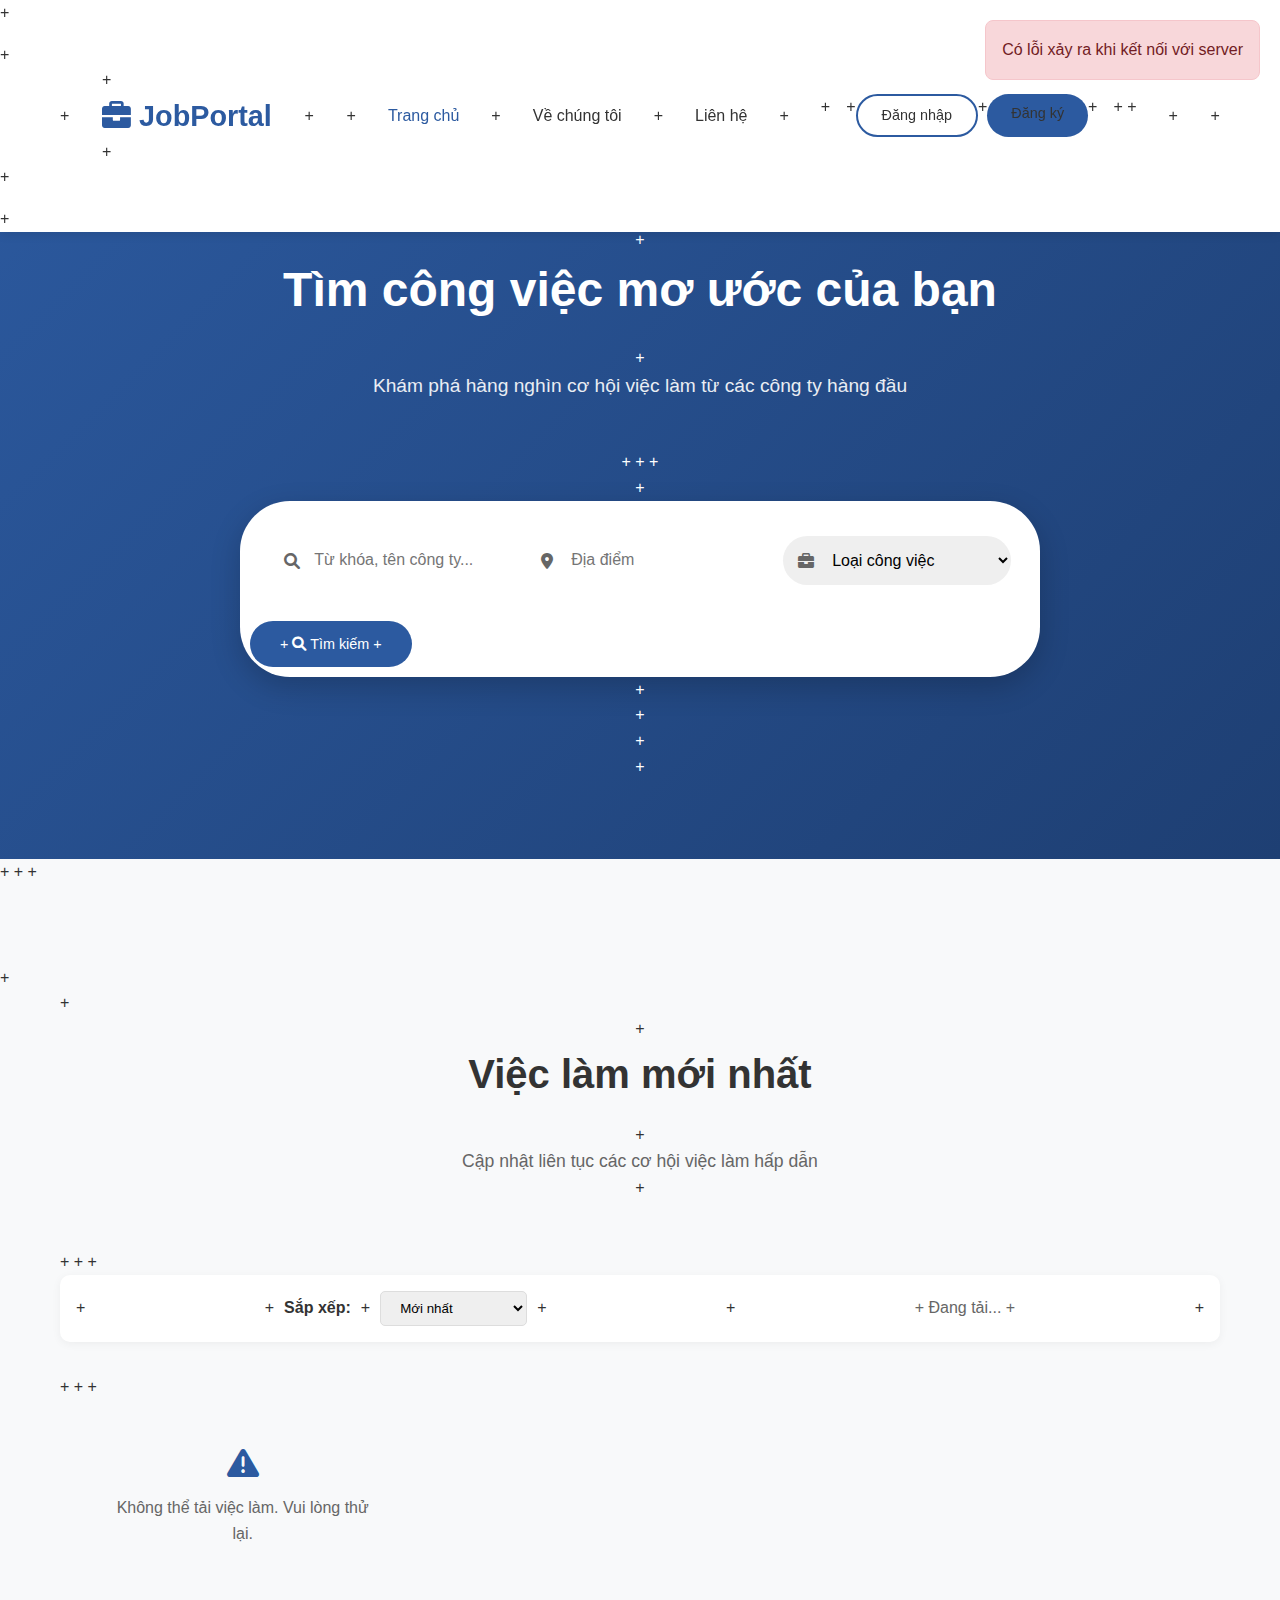
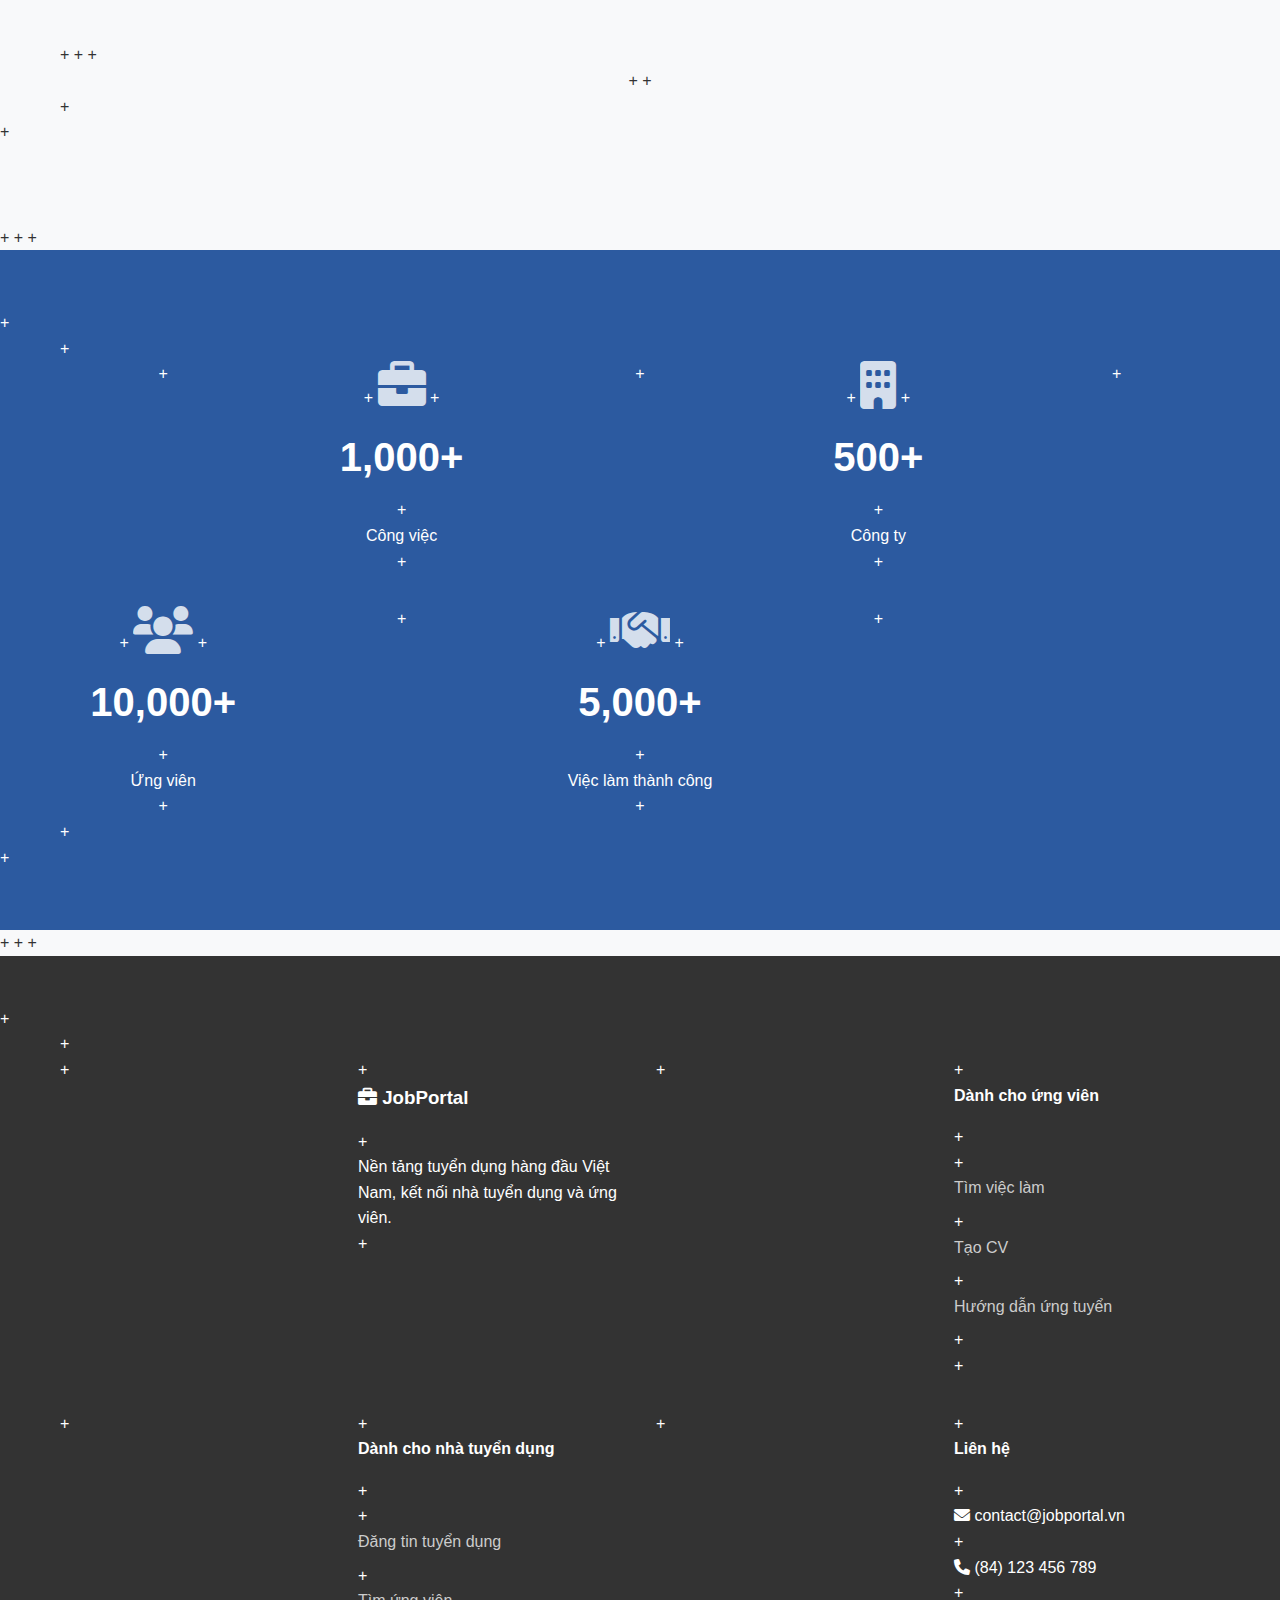
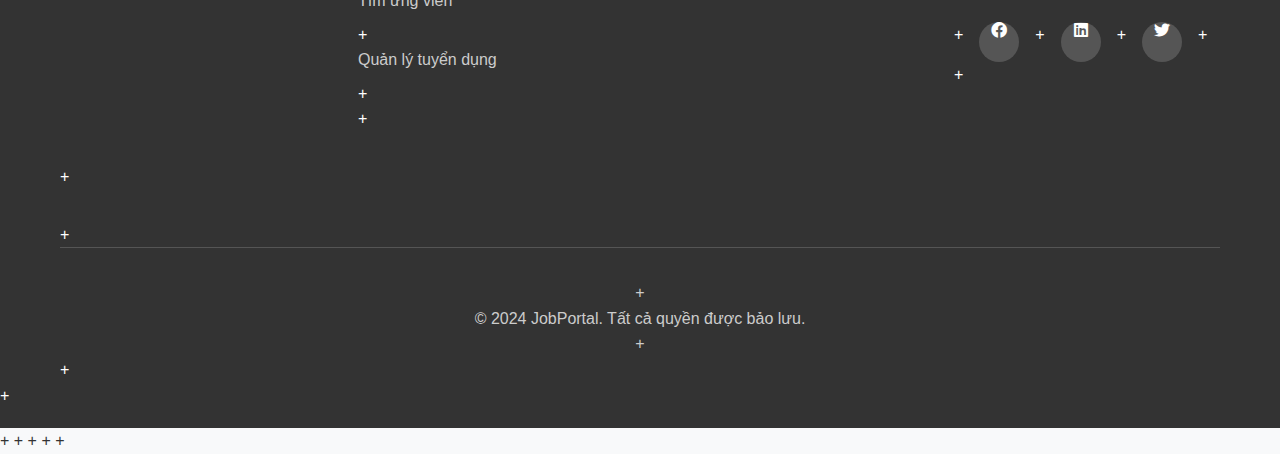
<file: public/index.html>
diff --git a/public/index.html b/public/index.html
--- a/public/index.html
+++ b/public/index.html
@@ -0,0 +1,186 @@
+<!DOCTYPE html>
+<html lang="vi">
+<head>
+    <meta charset="UTF-8">
+    <meta name="viewport" content="width=device-width, initial-scale=1.0">
+    <title>Hệ thống Tuyển dụng - Tìm việc làm</title>
+    <link rel="stylesheet" href="css/style.css">
+    <link href="https://cdnjs.cloudflare.com/ajax/libs/font-awesome/6.0.0/css/all.min.css" rel="stylesheet">
+</head>
+<body>
+    <!-- Header -->
+    <header class="header">
+        <nav class="navbar">
+            <div class="container">
+                <div class="nav-brand">
+                    <h1><i class="fas fa-briefcase"></i> JobPortal</h1>
+                </div>
+                <ul class="nav-menu">
+                    <li><a href="index.html" class="active">Trang chủ</a></li>
+                    <li><a href="#about">Về chúng tôi</a></li>
+                    <li><a href="#contact">Liên hệ</a></li>
+                    <li class="auth-buttons">
+                        <div id="logged-out-menu" style="display: block;">
+                            <a href="login.html" class="btn btn-outline">Đăng nhập</a>
+                            <a href="register.html" class="btn btn-primary">Đăng ký</a>
+                        </div>
+                        <div id="logged-in-menu" style="display: none;">
+                            <span id="user-name" class="welcome-text"></span>
+                            <a href="dashboard.html" class="btn btn-outline">Dashboard</a>
+                            <button id="logout-btn" class="btn btn-primary">Đăng xuất</button>
+                        </div>
+                    </li>
+                </ul>
+            </div>
+        </nav>
+    </header>
+
+    <!-- Hero Section -->
+    <section class="hero">
+        <div class="container">
+            <div class="hero-content">
+                <h1>Tìm công việc mơ ước của bạn</h1>
+                <p>Khám phá hàng nghìn cơ hội việc làm từ các công ty hàng đầu</p>
+                
+                <!-- Search Form -->
+                <div class="search-form">
+                    <div class="search-inputs">
+                        <div class="input-group">
+                            <i class="fas fa-search"></i>
+                            <input type="text" id="search-keyword" placeholder="Từ khóa, tên công ty...">
+                        </div>
+                        <div class="input-group">
+                            <i class="fas fa-map-marker-alt"></i>
+                            <input type="text" id="search-location" placeholder="Địa điểm">
+                        </div>
+                        <div class="input-group">
+                            <i class="fas fa-briefcase"></i>
+                            <select id="search-job-type">
+                                <option value="">Loại công việc</option>
+                                <option value="full-time">Toàn thời gian</option>
+                                <option value="part-time">Bán thời gian</option>
+                                <option value="contract">Hợp đồng</option>
+                                <option value="internship">Thực tập</option>
+                            </select>
+                        </div>
+                        <button type="button" id="search-btn" class="btn btn-primary">
+                            <i class="fas fa-search"></i> Tìm kiếm
+                        </button>
+                    </div>
+                </div>
+            </div>
+        </div>
+    </section>
+
+    <!-- Jobs Section -->
+    <section class="jobs-section">
+        <div class="container">
+            <div class="section-header">
+                <h2>Việc làm mới nhất</h2>
+                <p>Cập nhật liên tục các cơ hội việc làm hấp dẫn</p>
+            </div>
+
+            <!-- Filter Bar -->
+            <div class="filter-bar">
+                <div class="filter-item">
+                    <label>Sắp xếp:</label>
+                    <select id="sort-jobs">
+                        <option value="newest">Mới nhất</option>
+                        <option value="salary-high">Lương cao nhất</option>
+                        <option value="popular">Phổ biến</option>
+                    </select>
+                </div>
+                <div class="results-count">
+                    <span id="results-count">Đang tải...</span>
+                </div>
+            </div>
+
+            <!-- Jobs Grid -->
+            <div class="jobs-grid" id="jobs-container">
+                <!-- Job cards will be loaded here -->
+                <div class="loading">
+                    <i class="fas fa-spinner fa-spin"></i>
+                    <p>Đang tải việc làm...</p>
+                </div>
+            </div>
+
+            <!-- Pagination -->
+            <div class="pagination" id="pagination">
+                <!-- Pagination will be loaded here -->
+            </div>
+        </div>
+    </section>
+
+    <!-- Stats Section -->
+    <section class="stats-section">
+        <div class="container">
+            <div class="stats-grid">
+                <div class="stat-item">
+                    <i class="fas fa-briefcase"></i>
+                    <h3>1,000+</h3>
+                    <p>Công việc</p>
+                </div>
+                <div class="stat-item">
+                    <i class="fas fa-building"></i>
+                    <h3>500+</h3>
+                    <p>Công ty</p>
+                </div>
+                <div class="stat-item">
+                    <i class="fas fa-users"></i>
+                    <h3>10,000+</h3>
+                    <p>Ứng viên</p>
+                </div>
+                <div class="stat-item">
+                    <i class="fas fa-handshake"></i>
+                    <h3>5,000+</h3>
+                    <p>Việc làm thành công</p>
+                </div>
+            </div>
+        </div>
+    </section>
+
+    <!-- Footer -->
+    <footer class="footer">
+        <div class="container">
+            <div class="footer-content">
+                <div class="footer-section">
+                    <h3><i class="fas fa-briefcase"></i> JobPortal</h3>
+                    <p>Nền tảng tuyển dụng hàng đầu Việt Nam, kết nối nhà tuyển dụng và ứng viên.</p>
+                </div>
+                <div class="footer-section">
+                    <h4>Dành cho ứng viên</h4>
+                    <ul>
+                        <li><a href="#">Tìm việc làm</a></li>
+                        <li><a href="#">Tạo CV</a></li>
+                        <li><a href="#">Hướng dẫn ứng tuyển</a></li>
+                    </ul>
+                </div>
+                <div class="footer-section">
+                    <h4>Dành cho nhà tuyển dụng</h4>
+                    <ul>
+                        <li><a href="#">Đăng tin tuyển dụng</a></li>
+                        <li><a href="#">Tìm ứng viên</a></li>
+                        <li><a href="#">Quản lý tuyển dụng</a></li>
+                    </ul>
+                </div>
+                <div class="footer-section">
+                    <h4>Liên hệ</h4>
+                    <p><i class="fas fa-envelope"></i> contact@jobportal.vn</p>
+                    <p><i class="fas fa-phone"></i> (84) 123 456 789</p>
+                    <div class="social-links">
+                        <a href="#"><i class="fab fa-facebook"></i></a>
+                        <a href="#"><i class="fab fa-linkedin"></i></a>
+                        <a href="#"><i class="fab fa-twitter"></i></a>
+                    </div>
+                </div>
+            </div>
+            <div class="footer-bottom">
+                <p>&copy; 2024 JobPortal. Tất cả quyền được bảo lưu.</p>
+            </div>
+        </div>
+    </footer>
+
+    <script src="js/common.js"></script>
+    <script src="js/jobs.js"></script>
+</body>
+</html>
</file>
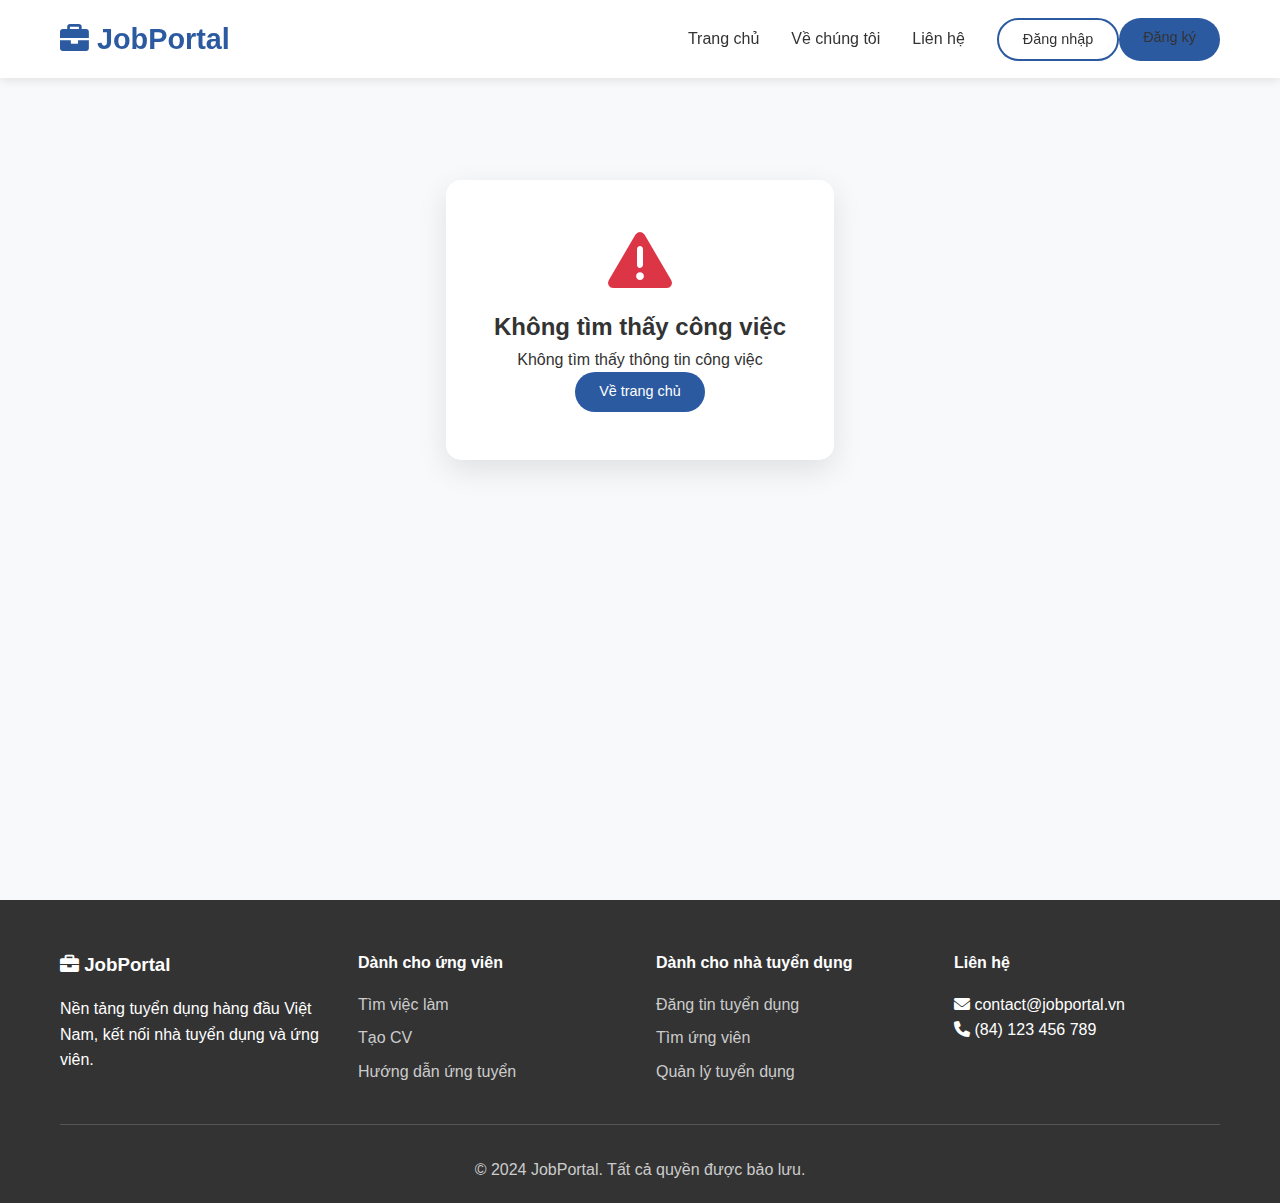
<file: job-detail.html>
<!DOCTYPE html>
<html lang="vi">
<head>
    <meta charset="UTF-8">
    <meta name="viewport" content="width=device-width, initial-scale=1.0">
    <title>Chi tiết công việc - JobPortal</title>
    <link rel="stylesheet" href="css/style.css">
    <link rel="stylesheet" href="css/job-detail.css">
    <link href="https://cdnjs.cloudflare.com/ajax/libs/font-awesome/6.0.0/css/all.min.css" rel="stylesheet">
</head>
<body>
    <!-- Header -->
    <header class="header">
        <nav class="navbar">
            <div class="container">
                <div class="nav-brand">
                    <h1><i class="fas fa-briefcase"></i> JobPortal</h1>
                </div>
                <ul class="nav-menu">
                    <li><a href="index.html">Trang chủ</a></li>
                    <li><a href="index.html#about">Về chúng tôi</a></li>
                    <li><a href="index.html#contact">Liên hệ</a></li>
                    <li class="auth-buttons">
                        <div id="logged-out-menu" style="display: block;">
                            <a href="login.html" class="btn btn-outline">Đăng nhập</a>
                            <a href="register.html" class="btn btn-primary">Đăng ký</a>
                        </div>
                        <div id="logged-in-menu" style="display: none;">
                            <span id="user-name" class="welcome-text"></span>
                            <a href="dashboard.html" class="btn btn-outline">Menu</a>
                            <button id="logout-btn" class="btn btn-primary">Đăng xuất</button>
                        </div>
                    </li>
                </ul>
            </div>
        </nav>
    </header>

    <!-- Job Detail Content -->
    <section class="job-detail-section">
        <div class="container">
            <!-- Loading State -->
            <div id="loading-state" class="loading-container">
                <div class="loading">
                    <i class="fas fa-spinner fa-spin"></i>
                    <p>Đang tải thông tin công việc...</p>
                </div>
            </div>

            <!-- Job Detail Content -->
            <div id="job-detail-content" style="display: none;">
                <!-- Breadcrumb -->
                <nav class="breadcrumb">
                    <a href="index.html">Trang chủ</a>
                    <span>/</span>
                    <a href="index.html#jobs">Việc làm</a>
                    <span>/</span>
                    <span id="job-title-breadcrumb">Chi tiết công việc</span>
                </nav>

                <!-- Job Header -->
                <div class="job-header-detail">
                    <div class="job-main-info">
                        <div class="company-logo-large">
                            <i class="fas fa-building"></i>
                        </div>
                        <div class="job-title-info">
                            <h1 id="job-title">Loading...</h1>
                            <div class="company-info">
                                <h3 id="company-name">Loading...</h3>
                                <p class="company-website">
                                    <i class="fas fa-link"></i>
                                    <a id="company-website" href="#" target="_blank">Website</a>
                                </p>
                            </div>
                            <div class="job-meta-detail">
                                <span class="job-meta-item">
                                    <i class="fas fa-map-marker-alt"></i>
                                    <span id="job-location">Loading...</span>
                                </span>
                                <span class="job-meta-item">
                                    <i class="fas fa-briefcase"></i>
                                    <span id="job-type">Loading...</span>
                                </span>
                                <span class="job-meta-item">
                                    <i class="fas fa-money-bill-wave"></i>
                                    <span id="job-salary">Loading...</span>
                                </span>
                                <span class="job-meta-item">
                                    <i class="fas fa-calendar-alt"></i>
                                    <span id="job-posted">Loading...</span>
                                </span>
                            </div>
                        </div>
                    </div>
                    
                    <div class="job-actions">
                        <button id="apply-btn" class="btn btn-primary btn-large">
                            <i class="fas fa-paper-plane"></i>
                            Ứng tuyển ngay
                        </button>
                        <button id="save-btn" class="btn btn-outline">
                            <i class="fas fa-bookmark"></i>
                            Lưu việc làm
                        </button>
                        <button id="share-btn" class="btn btn-outline">
                            <i class="fas fa-share-alt"></i>
                            Chia sẻ
                        </button>
                        <button id="debug-btn" class="btn btn-outline" style="background: #f39c12; color: white;" onclick="debugApplicationStatus()">
                            <i class="fas fa-bug"></i>
                            Debug
                        </button>
                    </div>
                </div>

                <!-- Job Stats -->
                <div class="job-stats">
                    <div class="stat-item">
                        <i class="fas fa-eye"></i>
                        <span>Lượt xem</span>
                        <strong id="job-views">0</strong>
                    </div>
                    <div class="stat-item">
                        <i class="fas fa-users"></i>
                        <span>Ứng viên</span>
                        <strong id="job-applications">0</strong>
                    </div>
                    <div class="stat-item">
                        <i class="fas fa-clock"></i>
                        <span>Hạn nộp</span>
                        <strong id="job-deadline">Không giới hạn</strong>
                    </div>
                </div>

                <!-- Main Content -->
                <div class="job-content-grid">
                    <!-- Left Column - Job Details -->
                    <div class="job-details-content">
                        <!-- Job Description -->
                        <div class="content-section">
                            <h3><i class="fas fa-file-alt"></i> Mô tả công việc</h3>
                            <div id="job-description" class="content-text">
                                Loading description...
                            </div>
                        </div>

                        <!-- Job Requirements -->
                        <div class="content-section">
                            <h3><i class="fas fa-list-check"></i> Yêu cầu công việc</h3>
                            <div id="job-requirements" class="content-text">
                                Loading requirements...
                            </div>
                        </div>

                        <!-- Benefits -->
                        <div class="content-section">
                            <h3><i class="fas fa-gift"></i> Quyền lợi</h3>
                            <div class="benefits-list">
                                <div class="benefit-item">
                                    <i class="fas fa-check-circle"></i>
                                    <span>Lương thưởng cạnh tranh</span>
                                </div>
                                <div class="benefit-item">
                                    <i class="fas fa-check-circle"></i>
                                    <span>Bảo hiểm đầy đủ</span>
                                </div>
                                <div class="benefit-item">
                                    <i class="fas fa-check-circle"></i>
                                    <span>Môi trường làm việc hiện đại</span>
                                </div>
                                <div class="benefit-item">
                                    <i class="fas fa-check-circle"></i>
                                    <span>Cơ hội thăng tiến</span>
                                </div>
                            </div>
                        </div>

                        <!-- How to Apply -->
                        <div class="content-section">
                            <h3><i class="fas fa-paper-plane"></i> Cách thức ứng tuyển</h3>
                            <div class="apply-instructions">
                                <p>Để ứng tuyển vào vị trí này, bạn có thể:</p>
                                <ol>
                                    <li>Nhấn nút "Ứng tuyển ngay" phía trên</li>
                                    <li>Điền thông tin và đính kèm CV</li>
                                    <li>Viết thư xin việc ngắn gọn</li>
                                    <li>Gửi đơn ứng tuyển</li>
                                </ol>
                            </div>
                        </div>
                    </div>

                    <!-- Right Column - Company & Additional Info -->
                    <div class="job-sidebar">
                        <!-- Company Info -->
                        <div class="sidebar-section company-section">
                            <h3><i class="fas fa-building"></i> Thông tin công ty</h3>
                            <div class="company-details">
                                <div class="company-logo-sidebar">
                                    <i class="fas fa-building"></i>
                                </div>
                                <h4 id="sidebar-company-name">Loading...</h4>
                                <p id="company-description">Loading company description...</p>
                                
                                <div class="company-stats">
                                    <div class="company-stat">
                                        <span class="stat-label">Quy mô:</span>
                                        <span id="company-size">Loading...</span>
                                    </div>
                                    <div class="company-stat">
                                        <span class="stat-label">Lĩnh vực:</span>
                                        <span id="company-industry">Loading...</span>
                                    </div>
                                </div>
                                
                                <div class="company-actions">
                                    <a id="company-website-link" href="#" target="_blank" class="btn btn-outline btn-sm">
                                        <i class="fas fa-external-link-alt"></i>
                                        Xem website
                                    </a>
                                </div>
                            </div>
                        </div>

                        <!-- Job Details Summary -->
                        <div class="sidebar-section">
                            <h3><i class="fas fa-info-circle"></i> Thông tin chi tiết</h3>
                            <div class="job-details-list">
                                <div class="detail-item">
                                    <span class="detail-label">Mức lương:</span>
                                    <span id="sidebar-salary" class="detail-value">Loading...</span>
                                </div>
                                <div class="detail-item">
                                    <span class="detail-label">Hình thức:</span>
                                    <span id="sidebar-job-type" class="detail-value">Loading...</span>
                                </div>
                                <div class="detail-item">
                                    <span class="detail-label">Địa điểm:</span>
                                    <span id="sidebar-location" class="detail-value">Loading...</span>
                                </div>
                                <div class="detail-item">
                                    <span class="detail-label">Ngày đăng:</span>
                                    <span id="sidebar-posted" class="detail-value">Loading...</span>
                                </div>
                            </div>
                        </div>

                        <!-- Related Jobs -->
                        <div class="sidebar-section">
                            <h3><i class="fas fa-briefcase"></i> Việc làm liên quan</h3>
                            <div id="related-jobs" class="related-jobs-list">
                                <div class="loading">
                                    <i class="fas fa-spinner fa-spin"></i>
                                    <p>Đang tải...</p>
                                </div>
                            </div>
                        </div>
                    </div>
                </div>
            </div>

            <!-- Error State -->
            <div id="error-state" class="error-container" style="display: none;">
                <div class="error-content">
                    <i class="fas fa-exclamation-triangle"></i>
                    <h2>Không tìm thấy công việc</h2>
                    <p>Công việc bạn đang tìm kiếm không tồn tại hoặc đã bị xóa.</p>
                    <a href="index.html" class="btn btn-primary">Về trang chủ</a>
                </div>
            </div>
        </div>
    </section>

    <!-- Footer -->
    <footer class="footer">
        <div class="container">
            <div class="footer-content">
                <div class="footer-section">
                    <h3><i class="fas fa-briefcase"></i> JobPortal</h3>
                    <p>Nền tảng tuyển dụng hàng đầu Việt Nam, kết nối nhà tuyển dụng và ứng viên.</p>
                </div>
                <div class="footer-section">
                    <h4>Dành cho ứng viên</h4>
                    <ul>
                        <li><a href="#">Tìm việc làm</a></li>
                        <li><a href="#">Tạo CV</a></li>
                        <li><a href="#">Hướng dẫn ứng tuyển</a></li>
                    </ul>
                </div>
                <div class="footer-section">
                    <h4>Dành cho nhà tuyển dụng</h4>
                    <ul>
                        <li><a href="#">Đăng tin tuyển dụng</a></li>
                        <li><a href="#">Tìm ứng viên</a></li>
                        <li><a href="#">Quản lý tuyển dụng</a></li>
                    </ul>
                </div>
                <div class="footer-section">
                    <h4>Liên hệ</h4>
                    <p><i class="fas fa-envelope"></i> contact@jobportal.vn</p>
                    <p><i class="fas fa-phone"></i> (84) 123 456 789</p>
                </div>
            </div>
            <div class="footer-bottom">
                <p>&copy; 2024 JobPortal. Tất cả quyền được bảo lưu.</p>
            </div>
        </div>
    </footer>

    <script src="js/common.js"></script>
    <script src="js/job-detail.js"></script>
</body>
</html>
</file>
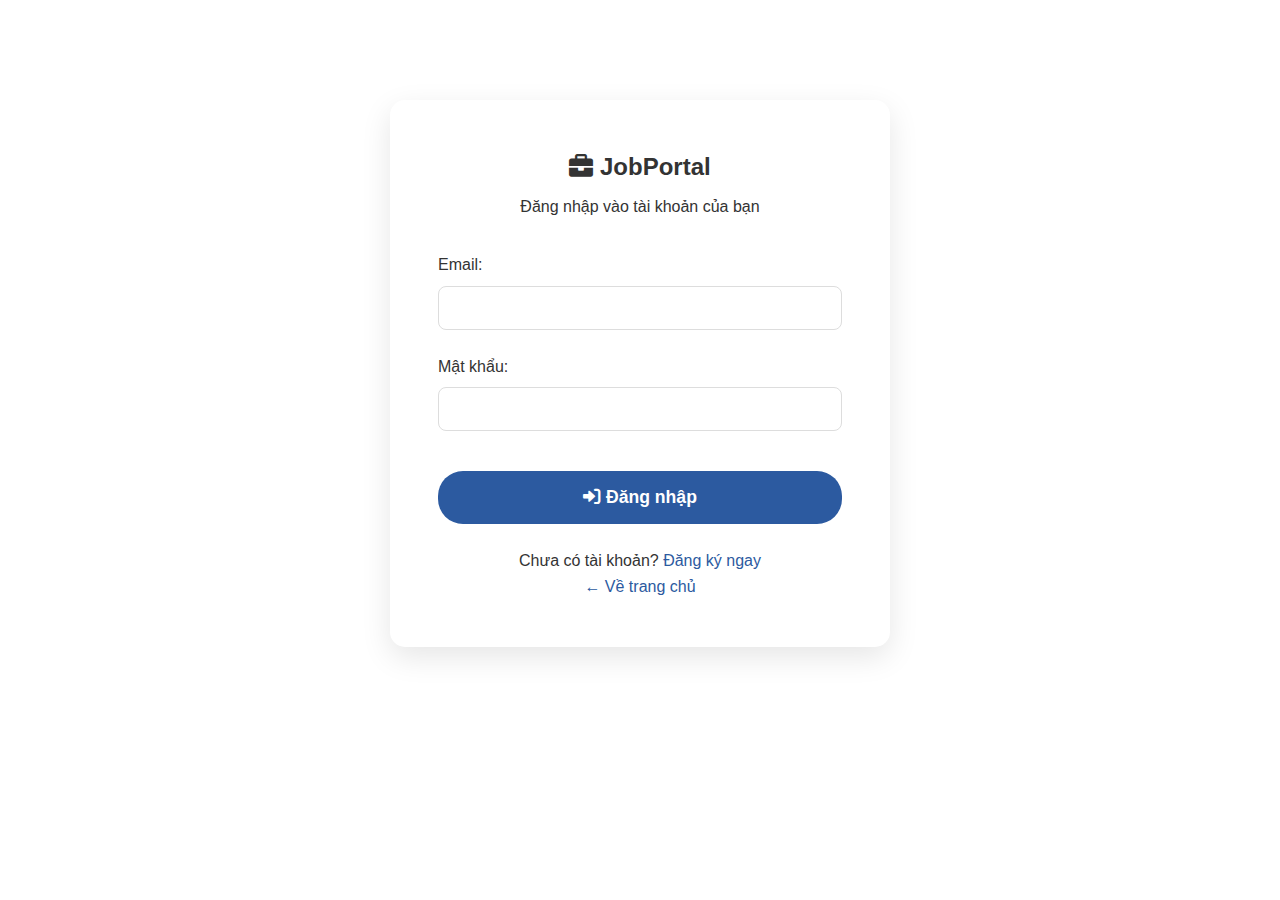
<file: login.html>
<!DOCTYPE html>
<html lang="vi">
<head>
    <meta charset="UTF-8">
    <meta name="viewport" content="width=device-width, initial-scale=1.0">
    <title>Đăng nhập - JobPortal</title>
    <link rel="stylesheet" href="css/style.css">
    <link href="https://cdnjs.cloudflare.com/ajax/libs/font-awesome/6.0.0/css/all.min.css" rel="stylesheet">
</head>
<body>
    <div class="form-container">
        <div class="form-header">
            <h2><i class="fas fa-briefcase"></i> JobPortal</h2>
            <p>Đăng nhập vào tài khoản của bạn</p>
        </div>
        
        <div id="alert-container"></div>
        
        <form id="login-form">
            <div class="form-group">
                <label for="email">Email:</label>
                <input type="email" id="email" name="email" required>
            </div>
            
            <div class="form-group">
                <label for="password">Mật khẩu:</label>
                <input type="password" id="password" name="password" required>
            </div>
            
            <div class="form-group">
                <button type="submit" class="btn btn-primary form-submit">
                    <i class="fas fa-sign-in-alt"></i> Đăng nhập
                </button>
            </div>
        </form>
        
        <div class="form-links">
            <p>Chưa có tài khoản? <a href="register.html">Đăng ký ngay</a></p>
            <p><a href="index.html">← Về trang chủ</a></p>
        </div>
    </div>

    <script src="js/common.js"></script>
    <script>
        document.getElementById('login-form').addEventListener('submit', async function(e) {
            e.preventDefault();
            
            const email = document.getElementById('email').value;
            const password = document.getElementById('password').value;
            const alertContainer = document.getElementById('alert-container');
            
            // Show loading state
            const submitBtn = this.querySelector('button[type="submit"]');
            const originalText = submitBtn.innerHTML;
            submitBtn.innerHTML = '<i class="fas fa-spinner fa-spin"></i> Đang đăng nhập...';
            submitBtn.disabled = true;
            
            // Clear previous alerts
            alertContainer.innerHTML = '';
            
            try {
                // Make login request
                const response = await fetch('../auth/login.php', {
                    method: 'POST',
                    headers: {
                        'Content-Type': 'application/json',
                    },
                    body: JSON.stringify({
                        email: email,
                        password: password
                    })
                });

                const result = await response.json();
                console.log('Login result:', result);
                
                if (result.success) {
                    // Store user data
                    if (typeof(Storage) !== "undefined") {
                        localStorage.setItem('user', JSON.stringify(result.user));
                        localStorage.setItem('logged_in', 'true');
                        console.log('Stored user data:', result.user);
                    }
                    
                    showAlert('✅ Đăng nhập thành công! Đang chuyển hướng...', 'success');
                    
                    // Redirect based on user type
                    setTimeout(() => {
                        console.log('Login redirect - User type:', result.user.user_type);
                        let redirectUrl = '';
                        if (result.user.user_type === 'admin') {
                            redirectUrl = 'admin/dashboard.html';
                        } else if (result.user.user_type === 'recruiter') {
                            redirectUrl = 'recruiter/dashboard.html';
                        } else {
                            redirectUrl = 'candidate/dashboard.html';
                        }
                        console.log('Login redirect to:', redirectUrl);
                        window.location.href = redirectUrl;
                    }, 1000);
                } else {
                    showAlert('❌ ' + (result.message || 'Email hoặc mật khẩu không đúng'), 'error');
                }
            } catch (error) {
                console.error('Login error:', error);
                showAlert('❌ Có lỗi kết nối! Vui lòng thử lại sau.', 'error');
            } finally {
                // Restore button state
                submitBtn.innerHTML = originalText;
                submitBtn.disabled = false;
            }
        });
        
        function showAlert(message, type) {
            const alertContainer = document.getElementById('alert-container');
            const alertClass = type === 'success' ? 'alert-success' : 'alert-error';
            
            alertContainer.innerHTML = `
                <div class="alert ${alertClass}">
                    ${message}
                </div>
            `;
            
            // Auto hide success messages
            if (type === 'success') {
                setTimeout(() => {
                    alertContainer.innerHTML = '';
                }, 5000);
            }
        }
        
        // Check if already logged in
        document.addEventListener('DOMContentLoaded', function() {
            if (typeof(Storage) !== "undefined") {
                const isLoggedIn = localStorage.getItem('logged_in');
                const userData = localStorage.getItem('user');
                
                if (isLoggedIn === 'true' && userData) {
                    const user = JSON.parse(userData);
                    console.log('Already logged in user:', user);
                    
                    // Redirect to appropriate dashboard
                    console.log('Already logged in redirect - User type:', user.user_type);
                    let redirectUrl = '';
                    if (user.user_type === 'admin') {
                        redirectUrl = 'admin/dashboard.html';
                    } else if (user.user_type === 'recruiter') {
                        redirectUrl = 'recruiter/dashboard.html';
                    } else {
                        redirectUrl = 'candidate/dashboard.html';
                    }
                    console.log('Already logged in redirect to:', redirectUrl);
                    window.location.href = redirectUrl;
                }
            }
        });
    </script>
</body>
</html>
</file>
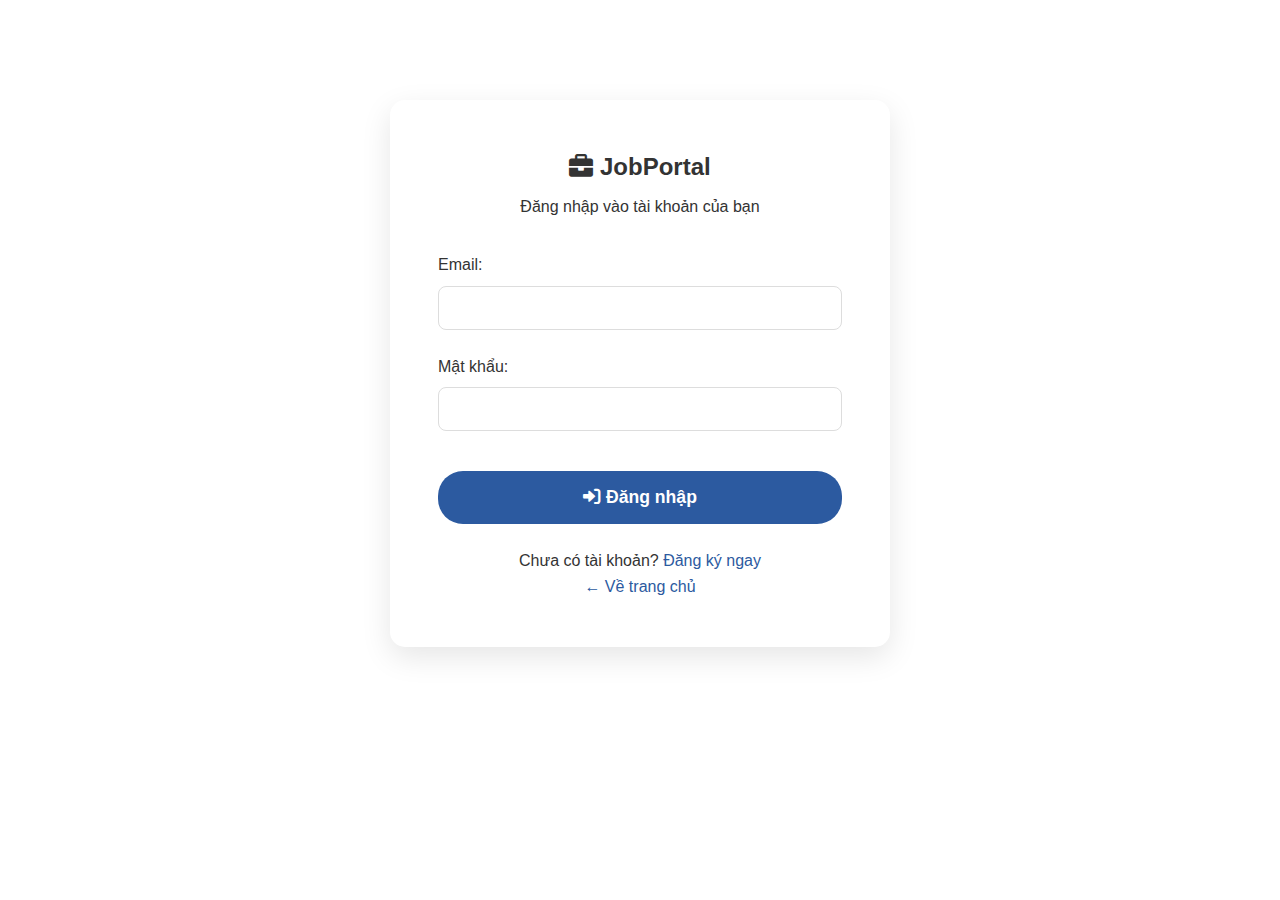
<file: post-job.html>
<!DOCTYPE html>
<html lang="vi">
<head>
    <meta charset="UTF-8">
    <meta name="viewport" content="width=device-width, initial-scale=1.0">
    <title>Đăng tin tuyển dụng - JobPortal</title>
    <link rel="stylesheet" href="css/style.css">
    <link rel="stylesheet" href="css/post-job.css">
    <link href="https://cdnjs.cloudflare.com/ajax/libs/font-awesome/6.0.0/css/all.min.css" rel="stylesheet">
</head>
<body>
    <!-- Header -->
    <header class="header">
        <nav class="navbar">
            <div class="container">
                <div class="nav-brand">
                    <h1><i class="fas fa-briefcase"></i> JobPortal</h1>
                </div>
                <ul class="nav-menu">
                    <li><a href="index.html">Trang chủ</a></li>
                    <li><a href="dashboard.html">Menu</a></li>
                    <li class="auth-buttons">
                        <div id="logged-out-menu" style="display: none;">
                            <a href="login.html" class="btn btn-outline">Đăng nhập</a>
                            <a href="register.html" class="btn btn-primary">Đăng ký</a>
                        </div>
                        <div id="logged-in-menu" style="display: block;">
                            <span id="user-name" class="welcome-text"></span>
                            <a href="dashboard.html" class="btn btn-outline">Menu</a>
                            <button id="logout-btn" class="btn btn-primary">Đăng xuất</button>
                        </div>
                    </li>
                </ul>
            </div>
        </nav>
    </header>

    <!-- Post Job Section -->
    <section class="post-job-section">
        <div class="container">
            <div class="page-header">
                <nav class="breadcrumb">
                    <a href="index.html">Trang chủ</a>
                    <span>/</span>
                    <a href="dashboard.html">Dashboard</a>
                    <span>/</span>
                    <span>Đăng tin tuyển dụng</span>
                </nav>
                <h1><i class="fas fa-plus-circle"></i> Đăng tin tuyển dụng</h1>
                <p>Tạo và đăng tải thông tin tuyển dụng để tìm kiếm ứng viên phù hợp</p>
            </div>

            <div class="post-job-container">
                <div class="post-job-content">
                    <!-- Job Posting Form -->
                    <form id="post-job-form" class="job-form">
                        <!-- Basic Information -->
                        <div class="form-section">
                            <h3><i class="fas fa-info-circle"></i> Thông tin cơ bản</h3>
                            
                            <div class="form-row">
                                <div class="form-group">
                                    <label for="job-title">Tiêu đề công việc *</label>
                                    <input type="text" id="job-title" name="title" required 
                                           placeholder="VD: Senior Frontend Developer">
                                    <span class="form-hint">Tiêu đề ngắn gọn, thu hút ứng viên</span>
                                </div>
                            </div>

                            <div class="form-row">
                                <div class="form-group">
                                    <label for="job-type">Loại công việc *</label>
                                    <select id="job-type" name="job_type" required>
                                        <option value="">Chọn loại công việc</option>
                                        <option value="full-time">Toàn thời gian</option>
                                        <option value="part-time">Bán thời gian</option>
                                        <option value="contract">Hợp đồng</option>
                                        <option value="internship">Thực tập</option>
                                    </select>
                                </div>
                                <div class="form-group">
                                    <label for="job-location">Địa điểm làm việc *</label>
                                    <input type="text" id="job-location" name="location" required 
                                           placeholder="VD: Hà Nội, TP.HCM, Remote">
                                </div>
                            </div>

                            <div class="form-row">
                                <div class="form-group">
                                    <label for="job-salary">Mức lương</label>
                                    <input type="number" id="job-salary" name="salary" 
                                           placeholder="VD: 15000000" min="0">
                                    <span class="form-hint">Đơn vị: VNĐ (để trống nếu thỏa thuận)</span>
                                </div>
                                <div class="form-group">
                                    <label for="job-expires">Hạn nộp hồ sơ</label>
                                    <input type="date" id="job-expires" name="expires_at">
                                    <span class="form-hint">Để trống nếu không giới hạn</span>
                                </div>
                            </div>
                        </div>

                        <!-- Job Description -->
                        <div class="form-section">
                            <h3><i class="fas fa-file-alt"></i> Mô tả công việc</h3>
                            
                            <div class="form-group">
                                <label for="job-description">Mô tả chi tiết *</label>
                                <div class="editor-toolbar">
                                    <button type="button" class="editor-btn" data-action="bold" title="In đậm">
                                        <i class="fas fa-bold"></i>
                                    </button>
                                    <button type="button" class="editor-btn" data-action="italic" title="In nghiêng">
                                        <i class="fas fa-italic"></i>
                                    </button>
                                    <button type="button" class="editor-btn" data-action="list" title="Danh sách">
                                        <i class="fas fa-list-ul"></i>
                                    </button>
                                </div>
                                <textarea id="job-description" name="description" rows="6" required
                                          placeholder="Mô tả chi tiết về công việc, trách nhiệm, môi trường làm việc...&#10;&#10;VD:&#10;- Phát triển ứng dụng web frontend sử dụng React.js&#10;- Tối ưu hóa hiệu suất ứng dụng&#10;- Làm việc nhóm với team Backend và Designer&#10;- Tham gia code review và meeting dự án"></textarea>
                                <div class="char-count">
                                    <span id="desc-count">0</span>/2000 ký tự
                                </div>
                            </div>

                            <div class="form-group">
                                <label for="job-requirements">Yêu cầu ứng viên *</label>
                                <textarea id="job-requirements" name="requirements" rows="5" required
                                          placeholder="Liệt kê các yêu cầu về kinh nghiệm, kỹ năng, bằng cấp...&#10;&#10;VD:&#10;- Tốt nghiệp Đại học chuyên ngành IT&#10;- 2+ năm kinh nghiệm React.js&#10;- Thành thạo HTML, CSS, JavaScript&#10;- Có kinh nghiệm Git, Agile là một lợi thế&#10;- Kỹ năng giao tiếp tốt, làm việc nhóm"></textarea>
                                <div class="char-count">
                                    <span id="req-count">0</span>/1500 ký tự
                                </div>
                            </div>
                        </div>

                        <!-- Benefits & Perks -->
                        <div class="form-section">
                            <h3><i class="fas fa-gift"></i> Quyền lợi & Phúc lợi</h3>
                            
                            <div class="benefits-section">
                                <div class="benefits-grid">
                                    <div class="benefit-item">
                                        <input type="checkbox" id="benefit-salary" name="benefits[]" value="competitive-salary">
                                        <label for="benefit-salary">
                                            <i class="fas fa-money-bill-wave"></i>
                                            Lương cạnh tranh
                                        </label>
                                    </div>
                                    <div class="benefit-item">
                                        <input type="checkbox" id="benefit-insurance" name="benefits[]" value="health-insurance">
                                        <label for="benefit-insurance">
                                            <i class="fas fa-shield-alt"></i>
                                            Bảo hiểm y tế
                                        </label>
                                    </div>
                                    <div class="benefit-item">
                                        <input type="checkbox" id="benefit-bonus" name="benefits[]" value="performance-bonus">
                                        <label for="benefit-bonus">
                                            <i class="fas fa-trophy"></i>
                                            Thưởng hiệu suất
                                        </label>
                                    </div>
                                    <div class="benefit-item">
                                        <input type="checkbox" id="benefit-training" name="benefits[]" value="training">
                                        <label for="benefit-training">
                                            <i class="fas fa-graduation-cap"></i>
                                            Đào tạo & phát triển
                                        </label>
                                    </div>
                                    <div class="benefit-item">
                                        <input type="checkbox" id="benefit-flexible" name="benefits[]" value="flexible-time">
                                        <label for="benefit-flexible">
                                            <i class="fas fa-clock"></i>
                                            Giờ làm linh hoạt
                                        </label>
                                    </div>
                                    <div class="benefit-item">
                                        <input type="checkbox" id="benefit-remote" name="benefits[]" value="remote-work">
                                        <label for="benefit-remote">
                                            <i class="fas fa-home"></i>
                                            Làm việc từ xa
                                        </label>
                                    </div>
                                </div>
                                
                                <div class="form-group">
                                    <label for="additional-benefits">Quyền lợi khác</label>
                                    <textarea id="additional-benefits" name="additional_benefits" rows="3"
                                              placeholder="Mô tả thêm các quyền lợi, phúc lợi khác...&#10;VD: Du lịch hàng năm, team building, cafeteria miễn phí..."></textarea>
                                </div>
                            </div>
                        </div>

                        <!-- Contact Information -->
                        <div class="form-section">
                            <h3><i class="fas fa-envelope"></i> Thông tin liên hệ</h3>
                            
                            <div class="form-row">
                                <div class="form-group">
                                    <label for="contact-person">Người liên hệ</label>
                                    <input type="text" id="contact-person" name="contact_person" 
                                           placeholder="VD: Nguyễn Văn A - HR Manager">
                                </div>
                                <div class="form-group">
                                    <label for="contact-email">Email liên hệ</label>
                                    <input type="email" id="contact-email" name="contact_email" 
                                           placeholder="VD: hr@company.com">
                                </div>
                            </div>

                            <div class="form-row">
                                <div class="form-group">
                                    <label for="contact-phone">Số điện thoại</label>
                                    <input type="tel" id="contact-phone" name="contact_phone" 
                                           placeholder="VD: 0123456789">
                                </div>
                            </div>
                        </div>

                        <!-- Form Actions -->
                        <div class="form-actions">
                            <button type="button" id="preview-btn" class="btn btn-outline">
                                <i class="fas fa-eye"></i> Xem trước
                            </button>
                            <button type="button" id="save-draft-btn" class="btn btn-secondary">
                                <i class="fas fa-save"></i> Lưu nháp
                            </button>
                            <button type="submit" id="submit-btn" class="btn btn-primary">
                                <i class="fas fa-paper-plane"></i> Đăng tin tuyển dụng
                            </button>
                        </div>
                    </form>
                </div>

                <!-- Sidebar Tips -->
                <div class="post-job-sidebar">
                    <div class="tips-section">
                        <h4><i class="fas fa-lightbulb"></i> Gợi ý viết tin tuyển dụng</h4>
                        <div class="tip-item">
                            <h5>Tiêu đề hấp dẫn</h5>
                            <p>Sử dụng từ khóa rõ ràng, tránh viết tắt khó hiểu</p>
                        </div>
                        <div class="tip-item">
                            <h5>Mô tả chi tiết</h5>
                            <p>Nêu rõ trách nhiệm, môi trường làm việc và cơ hội phát triển</p>
                        </div>
                        <div class="tip-item">
                            <h5>Yêu cầu thực tế</h5>
                            <p>Đặt ra yêu cầu phù hợp với mức lương và vị trí</p>
                        </div>
                        <div class="tip-item">
                            <h5>Quyền lợi rõ ràng</h5>
                            <p>Liệt kê cụ thể các phúc lợi để thu hút ứng viên</p>
                        </div>
                    </div>

                    <div class="pricing-section">
                        <h4><i class="fas fa-tags"></i> Gói đăng tin</h4>
                        <div class="pricing-item active">
                            <div class="price-header">
                                <h5>Gói cơ bản</h5>
                                <span class="price">Miễn phí</span>
                            </div>
                            <ul class="price-features">
                                <li><i class="fas fa-check"></i> Đăng 5 tin/tháng</li>
                                <li><i class="fas fa-check"></i> Hiển thị 30 ngày</li>
                                <li><i class="fas fa-check"></i> Hỗ trợ cơ bản</li>
                            </ul>
                        </div>
                        <div class="pricing-item">
                            <div class="price-header">
                                <h5>Gói premium</h5>
                                <span class="price">500,000đ/tháng</span>
                            </div>
                            <ul class="price-features">
                                <li><i class="fas fa-check"></i> Đăng không giới hạn</li>
                                <li><i class="fas fa-check"></i> Ưu tiên hiển thị</li>
                                <li><i class="fas fa-check"></i> Hỗ trợ 24/7</li>
                                <li><i class="fas fa-check"></i> Báo cáo chi tiết</li>
                            </ul>
                            <button class="btn btn-primary btn-sm upgrade-btn">Nâng cấp</button>
                        </div>
                    </div>
                </div>
            </div>
        </div>
    </section>

    <!-- Job Preview Modal -->
    <div id="job-preview-modal" class="modal-overlay" style="display: none;">
        <div class="modal-content job-preview-content">
            <div class="modal-header">
                <h3><i class="fas fa-eye"></i> Xem trước tin tuyển dụng</h3>
                <button class="modal-close" onclick="closeJobPreview()">×</button>
            </div>
            <div class="modal-body">
                <div id="job-preview-content">
                    <!-- Preview content will be generated here -->
                </div>
            </div>
            <div class="modal-footer">
                <button type="button" class="btn btn-outline" onclick="closeJobPreview()">Đóng</button>
                <button type="button" class="btn btn-primary" onclick="submitJobFromPreview()">Đăng tin</button>
            </div>
        </div>
    </div>

    <script src="js/common.js"></script>
    <script src="js/post-job.js"></script>
</body>
</html>
</file>
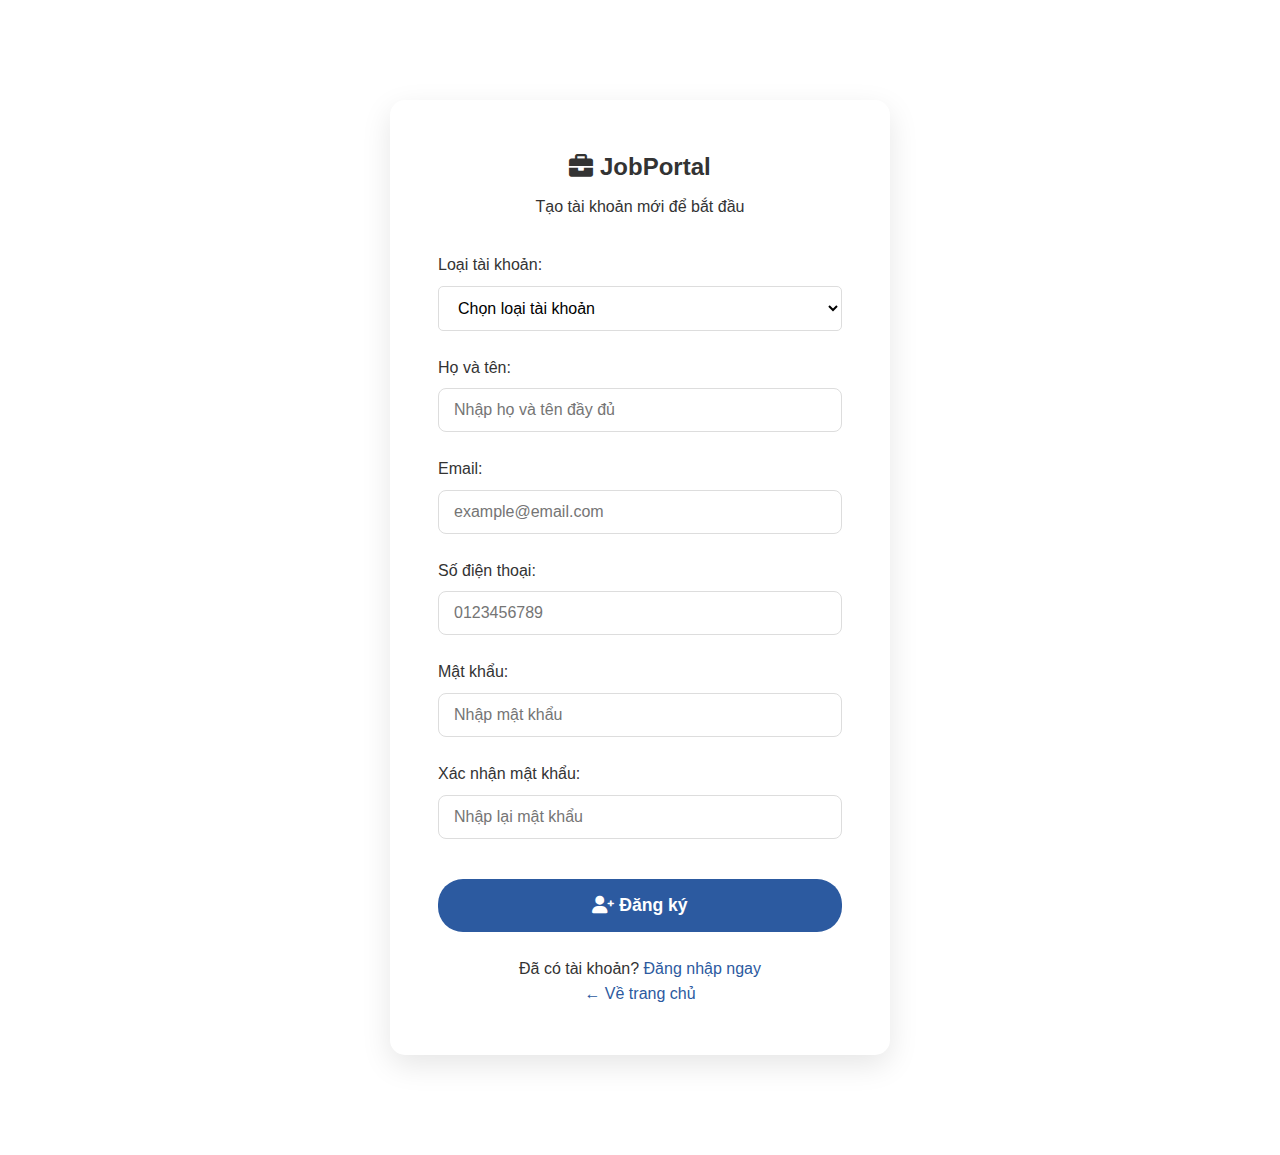
<file: register.html>
<!DOCTYPE html>
<html lang="vi">
<head>
    <meta charset="UTF-8">
    <meta name="viewport" content="width=device-width, initial-scale=1.0">
    <title>Đăng ký - JobPortal</title>
    <link rel="stylesheet" href="css/style.css">
    <link href="https://cdnjs.cloudflare.com/ajax/libs/font-awesome/6.0.0/css/all.min.css" rel="stylesheet">
    <style>
        .form-container {
            max-width: 500px;
        }
        .position-field {
            margin-top: 0;
            opacity: 1;
            height: auto;
            overflow: visible;
            transition: all 0.3s ease;
        }
        .position-field.hidden {
            opacity: 0;
            height: 0;
            overflow: hidden;
            margin-top: 0;
        }
        .form-group select {
            width: 100%;
            padding: 12px 15px;
            border: 1px solid #ddd;
            border-radius: 5px;
            font-size: 1rem;
            outline: none;
            background: white;
            transition: border-color 0.3s;
        }
        .form-group select:focus {
            border-color: #2c5aa0;
        }
        .password-match {
            border-color: #28a745 !important;
        }
        .password-mismatch {
            border-color: #dc3545 !important;
        }
        .password-strength {
            font-size: 0.8rem;
            margin-top: 5px;
            color: #666;
        }
        .strength-weak { color: #dc3545; }
        .strength-medium { color: #ffc107; }
        .strength-strong { color: #28a745; }
    </style>
</head>
<body>
    <div class="form-container">
        <div class="form-header">
            <h2><i class="fas fa-briefcase"></i> JobPortal</h2>
            <p>Tạo tài khoản mới để bắt đầu</p>
        </div>
        
        <div id="alert-container"></div>
        
        <form id="register-form">
            <div class="form-group">
                <label for="userType">Loại tài khoản:</label>
                <select id="userType" name="user_type" required>
                    <option value="">Chọn loại tài khoản</option>
                    <option value="candidate">Ứng viên</option>
                    <option value="recruiter">Nhà tuyển dụng</option>
                    <option value="admin">Quản trị viên</option>
                </select>
            </div>
            
            <div class="form-group">
                <label for="fullName">Họ và tên:</label>
                <input type="text" id="fullName" name="full_name" required 
                       placeholder="Nhập họ và tên đầy đủ">
            </div>
            
            <div class="form-group">
                <label for="email">Email:</label>
                <input type="email" id="email" name="email" required 
                       placeholder="example@email.com">
            </div>
            
            <div class="form-group">
                <label for="phone">Số điện thoại:</label>
                <input type="tel" id="phone" name="phone" 
                       placeholder="0123456789">
            </div>
            
            <div class="form-group">
                <label for="password">Mật khẩu:</label>
                <input type="password" id="password" name="password" required 
                       placeholder="Nhập mật khẩu" minlength="6">
                <div id="password-strength" class="password-strength"></div>
            </div>
            
            <div class="form-group">
                <label for="confirmPassword">Xác nhận mật khẩu:</label>
                <input type="password" id="confirmPassword" name="confirm_password" required 
                       placeholder="Nhập lại mật khẩu">
                <div id="password-match" class="password-strength"></div>
            </div>
            
            <div class="position-field hidden" id="positionField">
                <div class="form-group">
                    <label for="position">Vị trí công việc:</label>
                    <input type="text" id="position" name="position" 
                           placeholder="VD: HR Manager, IT Recruiter">
                </div>
            </div>
            
            <div class="form-group">
                <button type="submit" class="btn btn-primary form-submit" id="submitBtn">
                    <i class="fas fa-user-plus"></i> Đăng ký
                </button>
            </div>
        </form>
        
        <div class="form-links">
            <p>Đã có tài khoản? <a href="login.html">Đăng nhập ngay</a></p>
            <p><a href="index.html">← Về trang chủ</a></p>
        </div>
    </div>

    <script src="js/common.js"></script>
    <script>
        // Show/hide position field based on user type
        document.getElementById('userType').addEventListener('change', function() {
            const positionField = document.getElementById('positionField');
            const positionInput = document.getElementById('position');
            
            if (this.value === 'recruiter') {
                positionField.classList.remove('hidden');
                positionInput.required = true;
            } else {
                positionField.classList.add('hidden');
                positionInput.required = false;
                positionInput.value = '';
            }
        });

        // Password strength checker
        document.getElementById('password').addEventListener('input', function() {
            const password = this.value;
            const strengthDiv = document.getElementById('password-strength');
            
            if (password.length === 0) {
                strengthDiv.textContent = '';
                return;
            }
            
            let strength = 0;
            if (password.length >= 6) strength++;
            if (password.match(/[a-z]/) && password.match(/[A-Z]/)) strength++;
            if (password.match(/[0-9]/)) strength++;
            if (password.match(/[^a-zA-Z0-9]/)) strength++;
            
            if (password.length < 6) {
                strengthDiv.textContent = 'Mật khẩu quá ngắn (tối thiểu 6 ký tự)';
                strengthDiv.className = 'password-strength strength-weak';
                this.style.borderColor = '#dc3545';
            } else if (strength <= 1) {
                strengthDiv.textContent = 'Mật khẩu yếu';
                strengthDiv.className = 'password-strength strength-weak';
                this.style.borderColor = '#dc3545';
            } else if (strength <= 2) {
                strengthDiv.textContent = 'Mật khẩu trung bình';
                strengthDiv.className = 'password-strength strength-medium';
                this.style.borderColor = '#ffc107';
            } else {
                strengthDiv.textContent = 'Mật khẩu mạnh';
                strengthDiv.className = 'password-strength strength-strong';
                this.style.borderColor = '#28a745';
            }
            
            // Check confirm password when password changes
            checkPasswordMatch();
        });

        // Confirm password checker
        document.getElementById('confirmPassword').addEventListener('input', checkPasswordMatch);

        function checkPasswordMatch() {
            const password = document.getElementById('password').value;
            const confirmPassword = document.getElementById('confirmPassword').value;
            const matchDiv = document.getElementById('password-match');
            const confirmInput = document.getElementById('confirmPassword');
            
            if (confirmPassword.length === 0) {
                matchDiv.textContent = '';
                confirmInput.className = '';
                return;
            }
            
            if (password === confirmPassword) {
                matchDiv.textContent = '✓ Mật khẩu khớp';
                matchDiv.style.color = '#28a745';
                confirmInput.classList.add('password-match');
                confirmInput.classList.remove('password-mismatch');
            } else {
                matchDiv.textContent = '✗ Mật khẩu không khớp';
                matchDiv.style.color = '#dc3545';
                confirmInput.classList.add('password-mismatch');
                confirmInput.classList.remove('password-match');
            }
        }

        // Form submission handler
        document.getElementById('register-form').addEventListener('submit', async function(e) {
            e.preventDefault();
            
            const submitBtn = document.getElementById('submitBtn');
            const alertContainer = document.getElementById('alert-container');
            
            // Validate passwords match
            const password = document.getElementById('password').value;
            const confirmPassword = document.getElementById('confirmPassword').value;
            
            if (password !== confirmPassword) {
                showAlert('Mật khẩu xác nhận không khớp!', 'error');
                return;
            }
            
            // Show loading state
            const originalText = submitBtn.innerHTML;
            submitBtn.innerHTML = '<i class="fas fa-spinner fa-spin"></i> Đang xử lý...';
            submitBtn.disabled = true;
            
            // Clear previous alerts
            alertContainer.innerHTML = '';
            
            // Collect form data
            const formData = new FormData(this);
            const data = {
                full_name: formData.get('full_name').trim(),
                email: formData.get('email').trim().toLowerCase(),
                password: formData.get('password'),
                phone: formData.get('phone').trim(),
                user_type: formData.get('user_type'),
                position: formData.get('position') ? formData.get('position').trim() : ''
            };

            // Basic validation
            if (!data.full_name || !data.email || !data.password || !data.user_type) {
                showAlert('Vui lòng điền đầy đủ thông tin bắt buộc!', 'error');
                resetSubmitButton();
                return;
            }

            if (data.password.length < 6) {
                showAlert('Mật khẩu phải có ít nhất 6 ký tự!', 'error');
                resetSubmitButton();
                return;
            }

            if (data.user_type === 'recruiter' && !data.position) {
                showAlert('Vui lòng nhập vị trí công việc cho tài khoản nhà tuyển dụng!', 'error');
                resetSubmitButton();
                return;
            }

            try {
                console.log('Sending registration data:', data);
                
                const response = await fetch('../auth/register.php', {
                    method: 'POST',
                    headers: {
                        'Content-Type': 'application/json',
                    },
                    body: JSON.stringify(data)
                });

                const result = await response.json();
                console.log('Response data:', result);
                
                if (result.success) {
                    showAlert('✅ Đăng ký thành công! Đang chuyển hướng...', 'success');
                    setTimeout(() => {
                        window.location.href = 'login.html';
                    }, 2000);
                } else {
                    // Check for database constraint errors
                    if (result.message && (result.message.includes('company_id') || result.message.includes('SQLSTATE[23000]'))) {
                        showDatabaseError();
                    } else {
                        showAlert('❌ ' + (result.message || 'Có lỗi xảy ra khi đăng ký'), 'error');
                    }
                    resetSubmitButton();
                }
            } catch (error) {
                console.error('Registration error:', error);
                showAlert('❌ Có lỗi kết nối! Vui lòng thử lại sau.', 'error');
                resetSubmitButton();
            }
        });

        function showAlert(message, type) {
            const alertContainer = document.getElementById('alert-container');
            const alertClass = type === 'success' ? 'alert-success' : 'alert-error';
            
            alertContainer.innerHTML = `
                <div class="alert ${alertClass}">
                    ${message}
                </div>
            `;
            
            // Auto hide success messages
            if (type === 'success') {
                setTimeout(() => {
                    alertContainer.innerHTML = '';
                }, 5000);
            }
        }

        function showDatabaseError() {
            const alertContainer = document.getElementById('alert-container');
            
            alertContainer.innerHTML = `
                <div class="alert alert-error">
                    <h4><i class="fas fa-exclamation-triangle"></i> Cần cấu hình database</h4>
                    <p><strong>Vấn đề:</strong> Database chưa được cấu hình đúng để hỗ trợ đăng ký tài khoản nhà tuyển dụng.</p>
                    <p><strong>Giải pháp:</strong> Chạy migration để sửa cấu hình database.</p>
                    <div style="margin-top: 15px;">
                        <a href="run-migration.php" target="_blank" class="btn btn-primary" style="font-size: 0.9rem;">
                            <i class="fas fa-tools"></i> Sửa ngay lập tức
                        </a>
                    </div>
                    <p style="margin-top: 10px; font-size: 0.9rem; opacity: 0.8;">
                        <i class="fas fa-info-circle"></i>
                        Migration này an toàn và chỉ thay đổi cấu hình để cho phép nhà tuyển dụng đăng ký mà chưa cần thuộc công ty cụ thể.
                    </p>
                </div>
            `;
        }

        function resetSubmitButton() {
            const submitBtn = document.getElementById('submitBtn');
            submitBtn.disabled = false;
            submitBtn.innerHTML = '<i class="fas fa-user-plus"></i> Đăng ký';
        }

        // Form validation styling
        document.querySelectorAll('input[required], select[required]').forEach(input => {
            input.addEventListener('blur', function() {
                if (this.value.trim() === '') {
                    this.style.borderColor = '#dc3545';
                } else {
                    this.style.borderColor = '#28a745';
                }
            });
            
            input.addEventListener('input', function() {
                if (this.checkValidity() && this.value.trim() !== '') {
                    this.style.borderColor = '#28a745';
                } else if (this.value.trim() !== '') {
                    this.style.borderColor = '#dc3545';
                }
            });
        });

        // Email validation
        document.getElementById('email').addEventListener('input', function() {
            const emailRegex = /^[^\s@]+@[^\s@]+\.[^\s@]+$/;
            if (emailRegex.test(this.value)) {
                this.style.borderColor = '#28a745';
            } else if (this.value.length > 0) {
                this.style.borderColor = '#dc3545';
            }
        });
    </script>
</body>
</html>
</file>
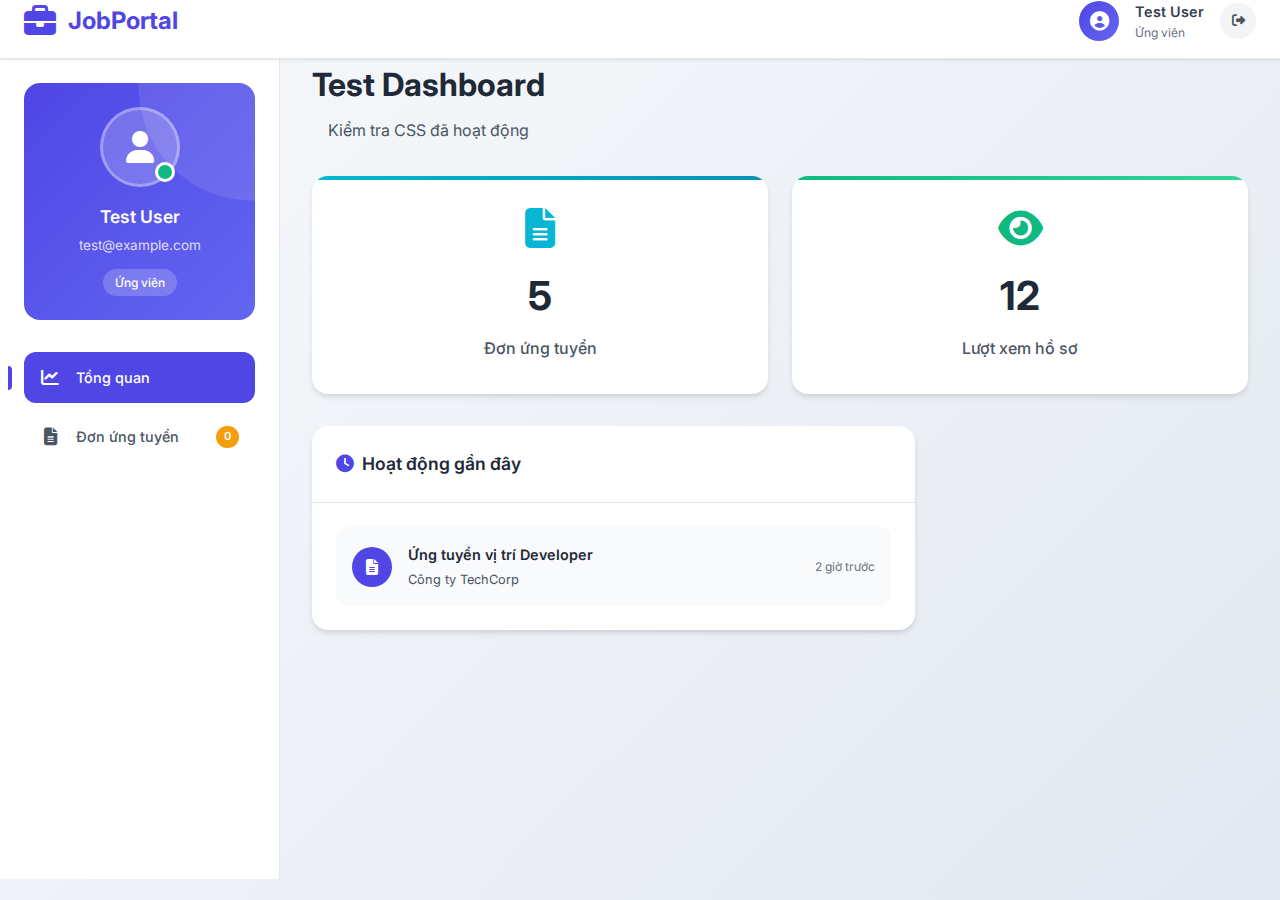
<file: test_candidate_dashboard.html>
<!DOCTYPE html>
<html lang="vi">
<head>
    <meta charset="UTF-8">
    <meta name="viewport" content="width=device-width, initial-scale=1.0">
    <title>Test Candidate Dashboard CSS</title>
    <link rel="stylesheet" href="public/css/style.css">
    <link rel="stylesheet" href="public/css/candidate-dashboard.css">
    <link href="https://cdnjs.cloudflare.com/ajax/libs/font-awesome/6.4.0/css/all.min.css" rel="stylesheet">
    <link href="https://fonts.googleapis.com/css2?family=Inter:wght@300;400;500;600;700;800&display=swap" rel="stylesheet">
</head>
<body class="candidate-dashboard-body">
    <!-- Header -->
    <header class="modern-header">
        <nav class="navbar">
            <div class="container">
                <div class="nav-brand">
                    <div class="brand-logo">
                        <i class="fas fa-briefcase"></i>
                        <span>JobPortal</span>
                    </div>
                </div>
                <div class="nav-right">
                    <div class="user-profile-nav">
                        <div class="user-avatar">
                            <i class="fas fa-user-circle"></i>
                        </div>
                        <div class="user-info">
                            <span class="user-name">Test User</span>
                            <span class="user-role">Ứng viên</span>
                        </div>
                        <div class="nav-actions">
                            <button class="logout-btn" title="Đăng xuất">
                                <i class="fas fa-sign-out-alt"></i>
                            </button>
                        </div>
                    </div>
                </div>
            </div>
        </nav>
    </header>

    <!-- Main Dashboard -->
    <main class="dashboard-main">
        <div class="dashboard-container">
            <!-- Sidebar Navigation -->
            <aside class="dashboard-sidebar">
                <div class="sidebar-header">
                    <div class="user-profile-card">
                        <div class="profile-avatar">
                            <div class="avatar-circle">
                                <i class="fas fa-user"></i>
                            </div>
                            <div class="status-indicator"></div>
                        </div>
                        <div class="profile-info">
                            <h3>Test User</h3>
                            <p>test@example.com</p>
                            <span class="profile-badge">Ứng viên</span>
                        </div>
                    </div>
                </div>
                
                <nav class="sidebar-nav">
                    <a href="#overview" class="nav-item active">
                        <div class="nav-icon">
                            <i class="fas fa-chart-line"></i>
                        </div>
                        <span class="nav-text">Tổng quan</span>
                        <div class="nav-indicator"></div>
                    </a>
                    <a href="#applications" class="nav-item">
                        <div class="nav-icon">
                            <i class="fas fa-file-alt"></i>
                        </div>
                        <span class="nav-text">Đơn ứng tuyển</span>
                        <div class="nav-badge">0</div>
                        <div class="nav-indicator"></div>
                    </a>
                </nav>
            </aside>

            <!-- Content Area -->
            <div class="dashboard-content">
                <section class="content-section active">
                    <div class="section-header">
                        <div class="header-content">
                            <h1>Test Dashboard</h1>
                            <p>Kiểm tra CSS đã hoạt động</p>
                        </div>
                    </div>

                    <div class="stats-container">
                        <div class="stats-grid">
                            <div class="stat-card blue">
                                <i class="fas fa-file-alt"></i>
                                <h3>5</h3>
                                <p>Đơn ứng tuyển</p>
                            </div>
                            <div class="stat-card green">
                                <i class="fas fa-eye"></i>
                                <h3>12</h3>
                                <p>Lượt xem hồ sơ</p>
                            </div>
                        </div>
                    </div>

                    <div class="dashboard-grid">
                        <div class="dashboard-card">
                            <div class="card-header">
                                <h3>
                                    <i class="fas fa-clock"></i>
                                    Hoạt động gần đây
                                </h3>
                            </div>
                            <div class="card-content">
                                <div class="activity-list">
                                    <div class="activity-item">
                                        <div class="activity-icon">
                                            <i class="fas fa-file-alt"></i>
                                        </div>
                                        <div class="activity-content">
                                            <h4>Ứng tuyển vị trí Developer</h4>
                                            <p>Công ty TechCorp</p>
                                        </div>
                                        <span class="activity-time">2 giờ trước</span>
                                    </div>
                                </div>
                            </div>
                        </div>
                    </div>
                </section>
            </div>
        </div>
    </main>

    <script>
        console.log('Candidate Dashboard CSS Test loaded successfully!');
    </script>
</body>
</html>
</file>
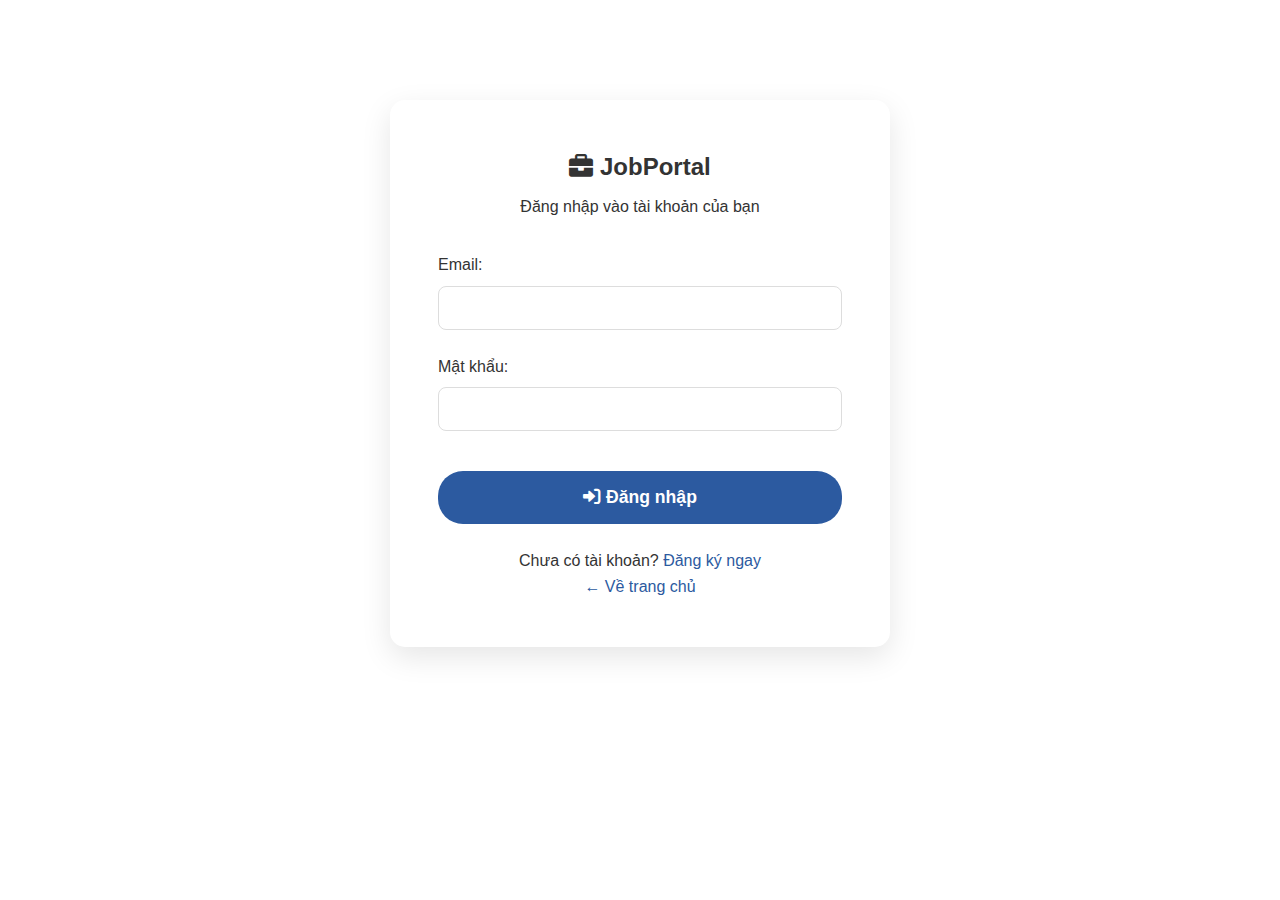
<file: admin/dashboard.html>
<!DOCTYPE html>
<html lang="vi">
<head>
    <meta charset="UTF-8">
    <meta name="viewport" content="width=device-width, initial-scale=1.0">
    <title>Admin Dashboard - JobPortal</title>
    <link rel="stylesheet" href="../css/style.css">
    <link href="https://cdnjs.cloudflare.com/ajax/libs/font-awesome/6.0.0/css/all.min.css" rel="stylesheet">
</head>
<body>
    <!-- Header -->
    <header class="header">
        <nav class="navbar">
            <div class="container">
                <div class="nav-brand">
                    <h1><i class="fas fa-shield-alt"></i> JobPortal Admin</h1>
                </div>
                <ul class="nav-menu">
                    <li><a href="../index.html">Trang chủ</a></li>
                    <li><a href="dashboard.html" class="active">Admin Panel</a></li>
                    <li class="auth-buttons">
                        <span id="user-name" class="welcome-text"></span>
                        <button id="logout-btn" class="btn btn-primary">Đăng xuất</button>
                    </li>
                </ul>
            </div>
        </nav>
    </header>

    <!-- Admin Dashboard Content -->
    <section class="dashboard-section">
        <div class="container">
            <div class="dashboard-header">
                <h1><i class="fas fa-crown"></i> Quản trị hệ thống</h1>
                <p>Chào mừng đến với bảng điều khiển quản trị JobPortal</p>
            </div>

            <!-- Admin Stats -->
            <div class="admin-stats">
                <div class="stat-card admin-stat">
                    <div class="stat-icon">
                        <i class="fas fa-users"></i>
                    </div>
                    <div class="stat-info">
                        <h3 id="total-users">Loading...</h3>
                        <p>Tổng người dùng</p>
                    </div>
                </div>
                <div class="stat-card admin-stat">
                    <div class="stat-icon">
                        <i class="fas fa-briefcase"></i>
                    </div>
                    <div class="stat-info">
                        <h3 id="total-jobs">Loading...</h3>
                        <p>Tổng việc làm</p>
                    </div>
                </div>
                <div class="stat-card admin-stat">
                    <div class="stat-icon">
                        <i class="fas fa-building"></i>
                    </div>
                    <div class="stat-info">
                        <h3 id="total-companies">Loading...</h3>
                        <p>Tổng công ty</p>
                    </div>
                </div>
                <div class="stat-card admin-stat">
                    <div class="stat-icon">
                        <i class="fas fa-paper-plane"></i>
                    </div>
                    <div class="stat-info">
                        <h3 id="total-applications">Loading...</h3>
                        <p>Tổng đơn ứng tuyển</p>
                    </div>
                </div>
            </div>

            <!-- Admin Actions -->
            <div class="admin-panels">
                <div class="admin-panel">
                    <div class="panel-header">
                        <h3><i class="fas fa-users"></i> Quản lý người dùng</h3>
                    </div>
                    <div class="panel-content">
                        <p>Xem và quản lý tất cả tài khoản người dùng trong hệ thống</p>
                        <div class="panel-actions">
                            <button class="btn btn-primary" onclick="loadUsers()">
                                <i class="fas fa-list"></i> Xem danh sách
                            </button>
                            <button class="btn btn-outline" onclick="addUser()">
                                <i class="fas fa-plus"></i> Thêm người dùng
                            </button>
                        </div>
                    </div>
                </div>

                <div class="admin-panel">
                    <div class="panel-header">
                        <h3><i class="fas fa-briefcase"></i> Quản lý việc làm</h3>
                    </div>
                    <div class="panel-content">
                        <p>Phê duyệt và quản lý tất cả tin tuyển dụng</p>
                        <div class="panel-actions">
                            <button class="btn btn-primary" onclick="loadJobs()">
                                <i class="fas fa-list"></i> Xem việc làm
                            </button>
                            <button class="btn btn-success" onclick="loadPendingJobs()">
                                <i class="fas fa-clock"></i> Chờ phê duyệt
                            </button>
                        </div>
                    </div>
                </div>

                <div class="admin-panel">
                    <div class="panel-header">
                        <h3><i class="fas fa-building"></i> Quản lý công ty</h3>
                    </div>
                    <div class="panel-content">
                        <p>Xác minh và quản lý thông tin các công ty</p>
                        <div class="panel-actions">
                            <button class="btn btn-primary" onclick="loadCompanies()">
                                <i class="fas fa-list"></i> Xem công ty
                            </button>
                            <button class="btn btn-success" onclick="verifyCompanies()">
                                <i class="fas fa-check"></i> Xác minh
                            </button>
                        </div>
                    </div>
                </div>

                <div class="admin-panel">
                    <div class="panel-header">
                        <h3><i class="fas fa-chart-bar"></i> Thống kê & Báo cáo</h3>
                    </div>
                    <div class="panel-content">
                        <p>Xem các báo cáo và thống kê chi tiết của hệ thống</p>
                        <div class="panel-actions">
                            <button class="btn btn-primary" onclick="loadReports()">
                                <i class="fas fa-chart-line"></i> Xem báo cáo
                            </button>
                            <button class="btn btn-outline" onclick="exportData()">
                                <i class="fas fa-download"></i> Xuất dữ liệu
                            </button>
                        </div>
                    </div>
                </div>
            </div>

            <!-- Quick Actions -->
            <div class="quick-actions">
                <h3>Thao tác nhanh</h3>
                <div class="action-buttons">
                    <button class="btn btn-success" onclick="showSystemStatus()">
                        <i class="fas fa-heartbeat"></i> Trạng thái hệ thống
                    </button>
                    <button class="btn btn-info" onclick="showActiveUsers()">
                        <i class="fas fa-user-friends"></i> Người dùng online
                    </button>
                    <button class="btn btn-warning" onclick="showSystemLogs()">
                        <i class="fas fa-file-alt"></i> Nhật ký hệ thống
                    </button>
                    <button class="btn btn-danger" onclick="emergencyActions()">
                        <i class="fas fa-exclamation-triangle"></i> Hành động khẩn cấp
                    </button>
                </div>
            </div>
        </div>
    </section>

    <!-- Modal for displaying content -->
    <div id="admin-modal" class="modal-overlay" style="display: none;">
        <div class="modal-content admin-modal">
            <div class="modal-header">
                <h3 id="modal-title">Title</h3>
                <button class="modal-close" onclick="closeAdminModal()">×</button>
            </div>
            <div class="modal-body" id="modal-body">
                Content will be loaded here...
            </div>
        </div>
    </div>

    <script src="../js/common.js"></script>
    <script>
        let currentUser = null;

        document.addEventListener('DOMContentLoaded', function() {
            // Check admin authentication
            currentUser = RecruitmentApp.requireAuth('admin');
            if (!currentUser) {
                RecruitmentApp.showAlert('Bạn không có quyền truy cập trang này', 'error');
                window.location.href = '../login.html';
                return;
            }
            
            loadAdminStats();
        });

        async function loadAdminStats() {
            // Simulate loading stats - in real app, these would be API calls
            setTimeout(() => {
                document.getElementById('total-users').textContent = '156';
                document.getElementById('total-jobs').textContent = '45';
                document.getElementById('total-companies').textContent = '12';
                document.getElementById('total-applications').textContent = '324';
            }, 1000);
        }

        function loadUsers() {
            showAdminModal('Quản lý người dùng', `
                <div class="users-management">
                    <div class="table-container">
                        <table class="admin-table">
                            <thead>
                                <tr>
                                    <th>ID</th>
                                    <th>Tên</th>
                                    <th>Email</th>
                                    <th>Loại TK</th>
                                    <th>Trạng thái</th>
                                    <th>Thao tác</th>
                                </tr>
                            </thead>
                            <tbody>
                                <tr>
                                    <td>1</td>
                                    <td>Admin User</td>
                                    <td>admin@recruitment.com</td>
                                    <td><span class="badge badge-admin">Admin</span></td>
                                    <td><span class="badge badge-active">Hoạt động</span></td>
                                    <td>
                                        <button class="btn btn-sm btn-primary">Sửa</button>
                                        <button class="btn btn-sm btn-danger">Khóa</button>
                                    </td>
                                </tr>
                                <tr>
                                    <td>2</td>
                                    <td>Võ Lý Nhật Anh</td>
                                    <td>nhatanhvo741@gmail.com</td>
                                    <td><span class="badge badge-candidate">Ứng viên</span></td>
                                    <td><span class="badge badge-active">Hoạt động</span></td>
                                    <td>
                                        <button class="btn btn-sm btn-primary">Sửa</button>
                                        <button class="btn btn-sm btn-danger">Khóa</button>
                                    </td>
                                </tr>
                            </tbody>
                        </table>
                    </div>
                </div>
            `);
        }

        function loadJobs() {
            showAdminModal('Quản lý việc làm', `
                <div class="jobs-management">
                    <p>Danh sách tất cả việc làm trong hệ thống...</p>
                    <div class="alert alert-info">
                        Tính năng này đang được phát triển. Sẽ hiển thị danh sách việc làm với khả năng phê duyệt, chỉnh sửa và xóa.
                    </div>
                </div>
            `);
        }

        function loadCompanies() {
            showAdminModal('Quản lý công ty', `
                <div class="companies-management">
                    <p>Danh sách tất cả công ty trong hệ thống...</p>
                    <div class="alert alert-info">
                        Tính năng này đang được phát triển. Sẽ hiển thị danh sách công ty với khả năng xác minh và quản lý.
                    </div>
                </div>
            `);
        }

        function showSystemStatus() {
            showAdminModal('Trạng thái hệ thống', `
                <div class="system-status">
                    <div class="status-item">
                        <span class="status-label">Database:</span>
                        <span class="status-value status-good">✅ Hoạt động bình thường</span>
                    </div>
                    <div class="status-item">
                        <span class="status-label">API Server:</span>
                        <span class="status-value status-good">✅ Hoạt động bình thường</span>
                    </div>
                    <div class="status-item">
                        <span class="status-label">Disk Space:</span>
                        <span class="status-value status-warning">⚠️ 78% đã sử dụng</span>
                    </div>
                    <div class="status-item">
                        <span class="status-label">Memory Usage:</span>
                        <span class="status-value status-good">✅ 45% đã sử dụng</span>
                    </div>
                </div>
            `);
        }

        function showAdminModal(title, content) {
            document.getElementById('modal-title').textContent = title;
            document.getElementById('modal-body').innerHTML = content;
            document.getElementById('admin-modal').style.display = 'flex';
        }

        function closeAdminModal() {
            document.getElementById('admin-modal').style.display = 'none';
        }

        // Placeholder functions
        function addUser() { RecruitmentApp.showAlert('Tính năng đang phát triển', 'info'); }
        function loadPendingJobs() { RecruitmentApp.showAlert('Tính năng đang phát triển', 'info'); }
        function verifyCompanies() { RecruitmentApp.showAlert('Tính năng đang phát triển', 'info'); }
        function loadReports() { RecruitmentApp.showAlert('Tính năng đang phát triển', 'info'); }
        function exportData() { RecruitmentApp.showAlert('Tính năng đang phát triển', 'info'); }
        function showActiveUsers() { RecruitmentApp.showAlert('Tính năng đang phát triển', 'info'); }
        function showSystemLogs() { RecruitmentApp.showAlert('Tính năng đang phát triển', 'info'); }
        function emergencyActions() { RecruitmentApp.showAlert('Tính năng đang phát triển', 'info'); }

        // Global functions
        window.loadUsers = loadUsers;
        window.loadJobs = loadJobs;
        window.loadCompanies = loadCompanies;
        window.showSystemStatus = showSystemStatus;
        window.closeAdminModal = closeAdminModal;
    </script>

    <style>
        .dashboard-section {
            padding: 120px 0 80px;
            min-height: 100vh;
            background: linear-gradient(135deg, #f5f7fa 0%, #c3cfe2 100%);
        }

        .admin-stats {
            display: grid;
            grid-template-columns: repeat(auto-fit, minmax(250px, 1fr));
            gap: 2rem;
            margin-top: 3rem;
            margin-bottom: 3rem;
        }

        .admin-stat {
            background: linear-gradient(135deg, #667eea 0%, #764ba2 100%);
            color: white;
        }

        .admin-stat .stat-icon {
            background: rgba(255,255,255,0.2);
        }

        .admin-panels {
            display: grid;
            grid-template-columns: repeat(auto-fit, minmax(400px, 1fr));
            gap: 2rem;
            margin-bottom: 3rem;
        }

        .admin-panel {
            background: white;
            border-radius: 15px;
            padding: 2rem;
            box-shadow: 0 8px 25px rgba(0,0,0,0.1);
            transition: transform 0.3s;
        }

        .admin-panel:hover {
            transform: translateY(-5px);
        }

        .panel-header {
            border-bottom: 2px solid #f0f0f0;
            padding-bottom: 1rem;
            margin-bottom: 1.5rem;
        }

        .panel-header h3 {
            color: #333;
            margin: 0;
        }

        .panel-content p {
            color: #666;
            margin-bottom: 1.5rem;
            line-height: 1.6;
        }

        .panel-actions {
            display: flex;
            gap: 1rem;
            flex-wrap: wrap;
        }

        .quick-actions {
            background: white;
            border-radius: 15px;
            padding: 2rem;
            box-shadow: 0 8px 25px rgba(0,0,0,0.1);
            text-align: center;
        }

        .quick-actions h3 {
            margin-bottom: 2rem;
            color: #333;
        }

        .action-buttons {
            display: flex;
            gap: 1rem;
            flex-wrap: wrap;
            justify-content: center;
        }

        .admin-modal .modal-content {
            max-width: 800px;
            width: 90%;
            max-height: 80vh;
            overflow-y: auto;
        }

        .admin-table {
            width: 100%;
            border-collapse: collapse;
            margin-top: 1rem;
        }

        .admin-table th,
        .admin-table td {
            padding: 12px;
            text-align: left;
            border-bottom: 1px solid #ddd;
        }

        .admin-table th {
            background: #f8f9fa;
            font-weight: 600;
            color: #333;
        }

        .badge {
            padding: 4px 12px;
            border-radius: 20px;
            font-size: 0.8rem;
            font-weight: 500;
        }

        .badge-admin { background: #dc3545; color: white; }
        .badge-candidate { background: #28a745; color: white; }
        .badge-recruiter { background: #007bff; color: white; }
        .badge-active { background: #28a745; color: white; }
        .badge-inactive { background: #6c757d; color: white; }

        .status-item {
            display: flex;
            justify-content: space-between;
            padding: 1rem;
            border-bottom: 1px solid #eee;
        }

        .status-label {
            font-weight: 600;
        }

        .status-good { color: #28a745; }
        .status-warning { color: #ffc107; }
        .status-danger { color: #dc3545; }

        .btn-sm {
            padding: 6px 12px;
            font-size: 0.8rem;
        }

        @media (max-width: 768px) {
            .admin-panels {
                grid-template-columns: 1fr;
            }
            
            .action-buttons {
                flex-direction: column;
            }
            
            .panel-actions {
                flex-direction: column;
            }
        }
    </style>
</body>
</html>
</file>
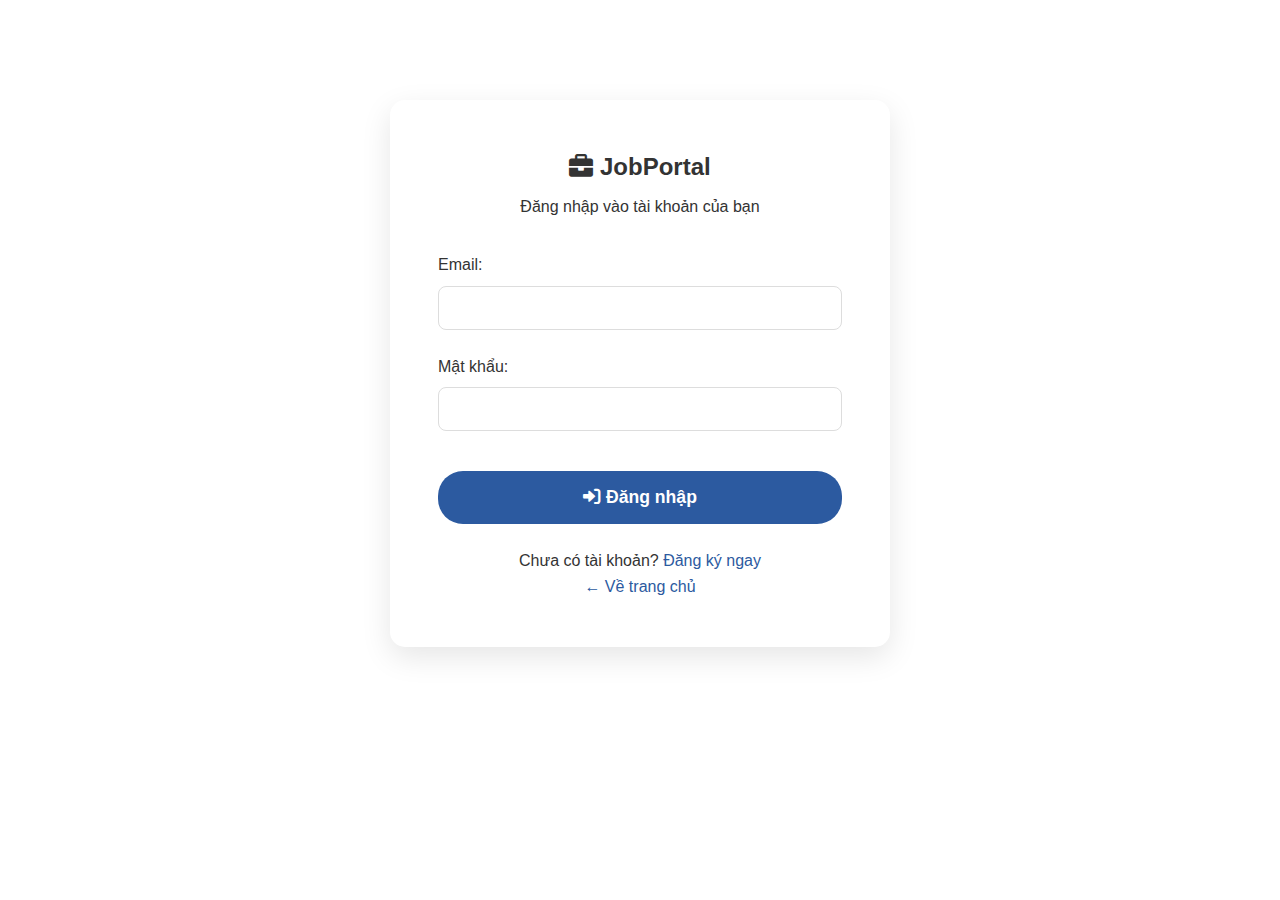
<file: candidate/dashboard.html>
<!DOCTYPE html>
<html lang="vi">
<head>
    <meta charset="UTF-8">
    <meta name="viewport" content="width=device-width, initial-scale=1.0">
    <title>Candidate Dashboard - JobPortal</title>
    <link rel="stylesheet" href="../css/style.css">
    <link rel="stylesheet" href="../css/candidate-dashboard.css">
    <link href="https://cdnjs.cloudflare.com/ajax/libs/font-awesome/6.4.0/css/all.min.css" rel="stylesheet">
    <link href="https://fonts.googleapis.com/css2?family=Inter:wght@300;400;500;600;700;800&display=swap" rel="stylesheet">
</head>
<body class="candidate-dashboard-body">
    <!-- Header -->
    <header class="modern-header">
        <nav class="navbar">
            <div class="container">
                <div class="nav-brand">
                    <div class="brand-logo">
                        <i class="fas fa-briefcase"></i>
                        <span>JobPortal</span>
                    </div>
                </div>
                <div class="nav-right">
                    <div class="user-profile-nav">
                        <div class="user-avatar">
                            <i class="fas fa-user-circle"></i>
                        </div>
                        <div class="user-info">
                            <span id="user-name" class="user-name"></span>
                            <span class="user-role">Ứng viên</span>
                        </div>
                        <div class="nav-actions">
                            <button id="logout-btn" class="logout-btn" title="Đăng xuất">
                                <i class="fas fa-sign-out-alt"></i>
                            </button>
                        </div>
                    </div>
                </div>
            </div>
        </nav>
    </header>

    <!-- Main Dashboard -->
    <main class="dashboard-main">
        <div class="dashboard-container">
            <!-- Sidebar Navigation -->
            <aside class="dashboard-sidebar">
                <div class="sidebar-header">
                    <div class="user-profile-card">
                        <div class="profile-avatar">
                            <div class="avatar-circle">
                                <i class="fas fa-user"></i>
                            </div>
                            <div class="status-indicator"></div>
                        </div>
                        <div class="profile-info">
                            <h3 id="profile-name">Võ Lý Nhật Anh</h3>
                            <p id="profile-email">nanh@gmail.com</p>
                            <span class="profile-badge">Ứng viên</span>
                        </div>
                    </div>
                </div>
                
                <nav class="sidebar-nav">
                    <a href="#overview" class="nav-item active" data-section="overview">
                        <div class="nav-icon">
                            <i class="fas fa-chart-line"></i>
                        </div>
                        <span class="nav-text">Tổng quan</span>
                        <div class="nav-indicator"></div>
                    </a>
                    <a href="#applications" class="nav-item" data-section="applications">
                        <div class="nav-icon">
                            <i class="fas fa-file-alt"></i>
                        </div>
                        <span class="nav-text">Đơn ứng tuyển</span>
                        <div class="nav-badge" id="applications-badge">0</div>
                        <div class="nav-indicator"></div>
                    </a>
                    <a href="#saved-jobs" class="nav-item" data-section="saved-jobs">
                        <div class="nav-icon">
                            <i class="fas fa-bookmark"></i>
                        </div>
                        <span class="nav-text">Việc đã lưu</span>
                        <div class="nav-indicator"></div>
                    </a>
                    <a href="#job-search" class="nav-item" data-section="job-search">
                        <div class="nav-icon">
                            <i class="fas fa-search"></i>
                        </div>
                        <span class="nav-text">Tìm việc làm</span>
                        <div class="nav-indicator"></div>
                    </a>
                    <a href="#profile" class="nav-item" data-section="profile">
                        <div class="nav-icon">
                            <i class="fas fa-user-edit"></i>
                        </div>
                        <span class="nav-text">Hồ sơ cá nhân</span>
                        <div class="nav-indicator"></div>
                    </a>
                    <a href="#settings" class="nav-item" data-section="settings">
                        <div class="nav-icon">
                            <i class="fas fa-cog"></i>
                        </div>
                        <span class="nav-text">Cài đặt</span>
                        <div class="nav-indicator"></div>
                    </a>
                </nav>

                <div class="sidebar-footer">
                    <div class="quick-actions">
                        <a href="../index.html" class="quick-action-btn primary">
                            <i class="fas fa-plus"></i>
                            <span>Tìm việc mới</span>
                        </a>
                        <a href="../index.html" class="quick-action-btn secondary">
                            <i class="fas fa-eye"></i>
                            <span>Xem tin hot</span>
                        </a>
                    </div>
                </div>
            </aside>

            <!-- Content Area -->
            <div class="dashboard-content">
                <!-- Overview Section -->
                <section id="overview-section" class="content-section active">
                    <div class="section-header">
                        <div class="header-content">
                            <h1>Chào mừng trở lại! 👋</h1>
                            <p>Theo dõi quá trình ứng tuyển và khám phá cơ hội mới</p>
                        </div>
                        <div class="header-actions">
                            <button class="header-btn" onclick="location.reload()">
                                <i class="fas fa-sync-alt"></i>
                                Làm mới
                            </button>
                        </div>
                    </div>

                    <!-- Help Notice -->
                    <div class="help-notice" id="help-notice" style="display: none;">
                        <div class="notice-icon">
                            <i class="fas fa-info-circle"></i>
                        </div>
                        <div class="notice-content">
                            <h4>Gặp vấn đề khi ứng tuyển?</h4>
                            <p>Nếu bạn không thể ứng tuyển vào các công việc, hãy thử đăng xuất và đăng nhập lại. Hệ thống sẽ tự động kiểm tra và sửa chữa tài khoản của bạn.</p>
                        </div>
                        <button class="notice-close" onclick="document.getElementById('help-notice').style.display='none'">
                            <i class="fas fa-times"></i>
                        </button>
                    </div>

                    <!-- Stats Grid -->
                    <div class="stats-container">
                        <div class="stats-grid" id="stats-grid">
                            <!-- Stats will be loaded here -->
                        </div>
                    </div>

                    <!-- Dashboard Grid -->
                    <div class="dashboard-grid">
                        <!-- Recent Activity -->
                        <div class="dashboard-card">
                            <div class="card-header">
                                <h3>
                                    <i class="fas fa-clock"></i>
                                    Hoạt động gần đây
                                </h3>
                                <a href="#applications" class="view-all-link" data-section="applications">
                                    Xem tất cả
                                    <i class="fas fa-arrow-right"></i>
                                </a>
                            </div>
                            <div class="card-content">
                                <div id="recent-activity-list" class="activity-list">
                                    <!-- Recent activities will be loaded here -->
                                </div>
                            </div>
                        </div>

                        <!-- Quick Actions -->
                        <div class="dashboard-card">
                            <div class="card-header">
                                <h3>
                                    <i class="fas fa-bolt"></i>
                                    Hành động nhanh
                                </h3>
                            </div>
                            <div class="card-content">
                                <div class="quick-actions-list">
                                    <a href="#job-search" class="quick-action-item" data-section="job-search">
                                        <div class="action-icon search">
                                            <i class="fas fa-search"></i>
                                        </div>
                                        <div class="action-content">
                                            <h4>Tìm việc làm</h4>
                                            <p>Khám phá cơ hội mới</p>
                                        </div>
                                        <i class="fas fa-chevron-right"></i>
                                    </a>
                                    <a href="#profile" class="quick-action-item" data-section="profile">
                                        <div class="action-icon profile">
                                            <i class="fas fa-user-edit"></i>
                                        </div>
                                        <div class="action-content">
                                            <h4>Cập nhật hồ sơ</h4>
                                            <p>Hoàn thiện thông tin</p>
                                        </div>
                                        <i class="fas fa-chevron-right"></i>
                                    </a>
                                    <a href="#saved-jobs" class="quick-action-item" data-section="saved-jobs">
                                        <div class="action-icon bookmark">
                                            <i class="fas fa-bookmark"></i>
                                        </div>
                                        <div class="action-content">
                                            <h4>Việc đã lưu</h4>
                                            <p>Xem lại công việc quan tâm</p>
                                        </div>
                                        <i class="fas fa-chevron-right"></i>
                                    </a>
                                </div>
                            </div>
                        </div>
                    </div>
                </section>

                <!-- Applications Section -->
                <section id="applications-section" class="content-section">
                    <div class="section-header">
                        <div class="header-content">
                            <h1>Đơn ứng tuyển của tôi</h1>
                            <p>Theo dõi tình trạng các đơn ứng tuyển</p>
                        </div>
                        <div class="header-actions">
                            <div class="filter-group">
                                <select id="application-status-filter" class="filter-select">
                                    <option value="all">Tất cả trạng thái</option>
                                    <option value="pending">Đang chờ</option>
                                    <option value="reviewed">Đã xem</option>
                                    <option value="interview">Phỏng vấn</option>
                                    <option value="accepted">Được nhận</option>
                                    <option value="rejected">Bị từ chối</option>
                                </select>
                            </div>
                        </div>
                    </div>

                    <div class="content-body">
                        <div id="applications-list" class="applications-list">
                            <!-- Applications will be loaded here -->
                        </div>
                    </div>
                </section>

                <!-- Saved Jobs Section -->
                <section id="saved-jobs-section" class="content-section">
                    <div class="section-header">
                        <div class="header-content">
                            <h1>Việc làm đã lưu</h1>
                            <p>Những công việc bạn quan tâm</p>
                        </div>
                        <div class="header-actions">
                            <a href="../index.html" class="header-btn primary">
                                <i class="fas fa-plus"></i>
                                Tìm thêm việc
                            </a>
                        </div>
                    </div>

                    <div class="content-body">
                        <div id="saved-jobs-list" class="saved-jobs-grid">
                            <!-- Saved jobs will be loaded here -->
                        </div>
                    </div>
                </section>

                <!-- Job Search Section -->
                <section id="job-search-section" class="content-section">
                    <div class="section-header">
                        <div class="header-content">
                            <h1>Tìm kiếm việc làm</h1>
                            <p>Khám phá các cơ hội nghề nghiệp phù hợp</p>
                        </div>
                    </div>

                    <div class="content-body">
                        <div class="search-container">
                            <div class="search-form-card">
                                <div class="search-form">
                                    <div class="search-input-group">
                                        <div class="input-field">
                                            <i class="fas fa-search"></i>
                                            <input type="text" id="job-search-keyword" placeholder="Tìm theo từ khóa, tên công ty...">
                                        </div>
                                        <div class="select-field">
                                            <i class="fas fa-map-marker-alt"></i>
                                            <select id="job-search-location">
                                                <option value="">Tất cả địa điểm</option>
                                                <option value="Hà Nội">Hà Nội</option>
                                                <option value="TP.HCM">TP.HCM</option>
                                                <option value="Đà Nẵng">Đà Nẵng</option>
                                            </select>
                                        </div>
                                        <div class="select-field">
                                            <i class="fas fa-briefcase"></i>
                                            <select id="job-search-category">
                                                <option value="">Tất cả ngành nghề</option>
                                                <option value="IT">Công nghệ thông tin</option>
                                                <option value="Marketing">Marketing</option>
                                                <option value="Sales">Kinh doanh</option>
                                            </select>
                                        </div>
                                        <button id="search-jobs-btn" class="search-btn">
                                            <i class="fas fa-search"></i>
                                            Tìm kiếm
                                        </button>
                                    </div>
                                </div>
                            </div>

                            <div id="search-results" class="search-results">
                                <!-- Search results will be loaded here -->
                            </div>
                        </div>
                    </div>
                </section>

                <!-- Profile Section -->
                <section id="profile-section" class="content-section">
                    <div class="section-header">
                        <div class="header-content">
                            <h1>Hồ sơ cá nhân</h1>
                            <p>Quản lý thông tin và hồ sơ của bạn</p>
                        </div>
                        <div class="header-actions">
                            <button id="edit-profile-btn" class="header-btn primary">
                                <i class="fas fa-edit"></i>
                                Chỉnh sửa
                            </button>
                        </div>
                    </div>

                    <div class="content-body">
                        <div id="profile-content" class="profile-content">
                            <!-- Profile form will be loaded here -->
                        </div>
                    </div>
                </section>

                <!-- Settings Section -->
                <section id="settings-section" class="content-section">
                    <div class="section-header">
                        <div class="header-content">
                            <h1>Cài đặt tài khoản</h1>
                            <p>Tùy chỉnh trải nghiệm của bạn</p>
                        </div>
                    </div>

                    <div class="content-body">
                        <div class="settings-grid">
                            <div class="settings-card">
                                <div class="card-header">
                                    <h3>
                                        <i class="fas fa-bell"></i>
                                        Thông báo
                                    </h3>
                                </div>
                                <div class="card-content">
                                    <div class="setting-item">
                                        <div class="setting-content">
                                            <h4>Thông báo email</h4>
                                            <p>Nhận thông báo qua email</p>
                                        </div>
                                        <label class="toggle-switch">
                                            <input type="checkbox" id="email-notifications" checked>
                                            <span class="toggle-slider"></span>
                                        </label>
                                    </div>
                                    <div class="setting-item">
                                        <div class="setting-content">
                                            <h4>Thông báo việc làm</h4>
                                            <p>Việc làm phù hợp với hồ sơ</p>
                                        </div>
                                        <label class="toggle-switch">
                                            <input type="checkbox" id="job-alerts" checked>
                                            <span class="toggle-slider"></span>
                                        </label>
                                    </div>
                                    <div class="setting-item">
                                        <div class="setting-content">
                                            <h4>Cập nhật đơn ứng tuyển</h4>
                                            <p>Thay đổi trạng thái đơn</p>
                                        </div>
                                        <label class="toggle-switch">
                                            <input type="checkbox" id="application-updates" checked>
                                            <span class="toggle-slider"></span>
                                        </label>
                                    </div>
                                </div>
                            </div>

                            <div class="settings-card">
                                <div class="card-header">
                                    <h3>
                                        <i class="fas fa-shield-alt"></i>
                                        Quyền riêng tư
                                    </h3>
                                </div>
                                <div class="card-content">
                                    <div class="setting-item">
                                        <div class="setting-content">
                                            <h4>Hồ sơ công khai</h4>
                                            <p>Cho phép nhà tuyển dụng xem</p>
                                        </div>
                                        <label class="toggle-switch">
                                            <input type="checkbox" id="profile-public">
                                            <span class="toggle-slider"></span>
                                        </label>
                                    </div>
                                    <div class="setting-item">
                                        <div class="setting-content">
                                            <h4>Thông tin liên hệ</h4>
                                            <p>Hiển thị số điện thoại, email</p>
                                        </div>
                                        <label class="toggle-switch">
                                            <input type="checkbox" id="show-contact">
                                            <span class="toggle-slider"></span>
                                        </label>
                                    </div>
                                </div>
                            </div>

                            <div class="settings-card">
                                <div class="card-header">
                                    <h3>
                                        <i class="fas fa-key"></i>
                                        Bảo mật
                                    </h3>
                                </div>
                                <div class="card-content">
                                    <div class="setting-actions">
                                        <button class="settings-btn primary">
                                            <i class="fas fa-key"></i>
                                            Đổi mật khẩu
                                        </button>
                                        <button class="settings-btn secondary">
                                            <i class="fas fa-download"></i>
                                            Tải dữ liệu cá nhân
                                        </button>
                                    </div>
                                </div>
                            </div>

                            <div class="settings-card danger">
                                <div class="card-header">
                                    <h3>
                                        <i class="fas fa-exclamation-triangle"></i>
                                        Vùng nguy hiểm
                                    </h3>
                                </div>
                                <div class="card-content">
                                    <div class="setting-actions">
                                        <button class="settings-btn danger">
                                            <i class="fas fa-trash"></i>
                                            Xóa tài khoản
                                        </button>
                                    </div>
                                </div>
                            </div>
                        </div>
                    </div>
                </section>
            </div>
        </div>
    </main>

    <script src="../js/common.js"></script>
    <script src="../js/candidate-dashboard.js"></script>
</body>
</html>
</file>
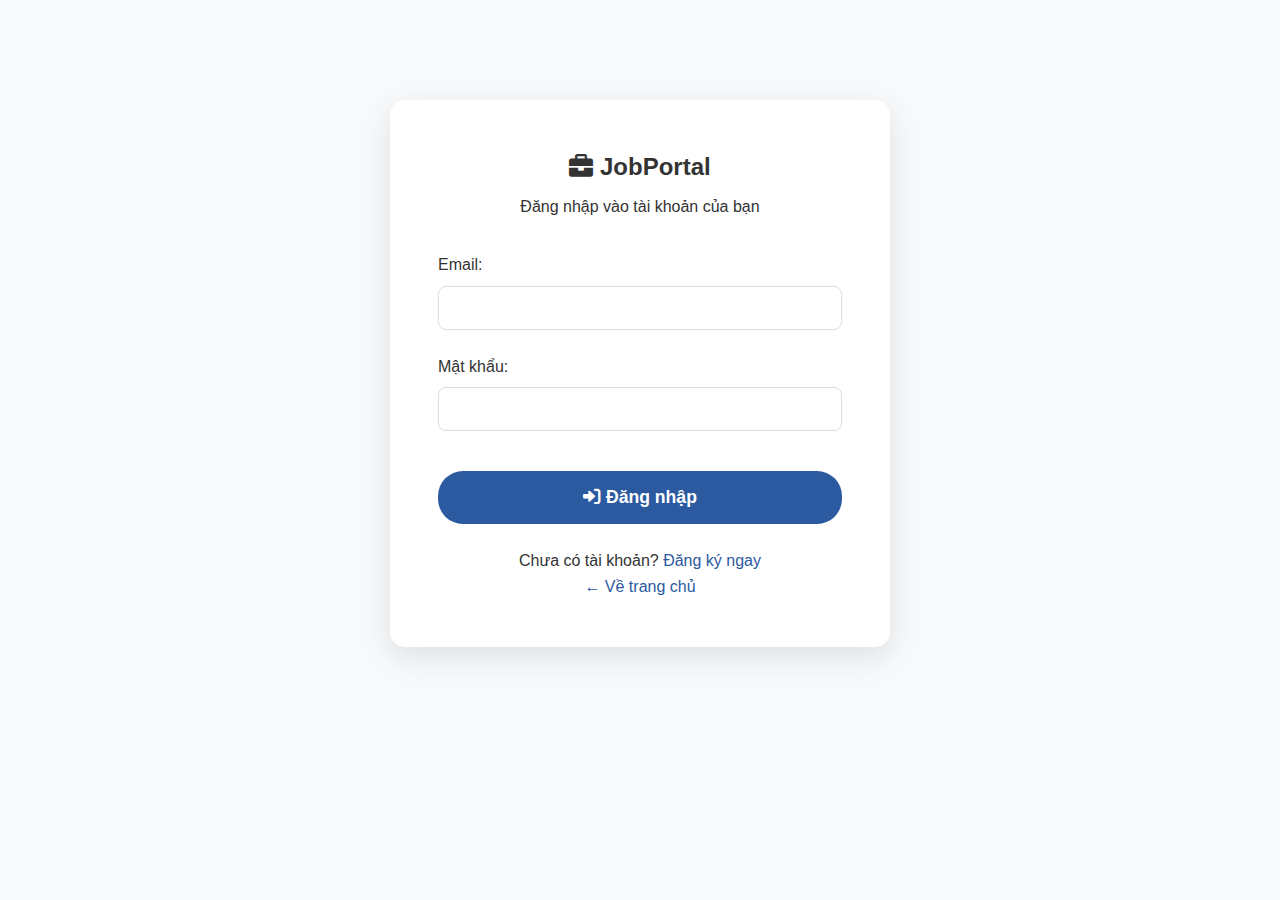
<file: public/dashboard.html>
<!DOCTYPE html>
<html lang="vi">
<head>
    <meta charset="UTF-8">
    <meta name="viewport" content="width=device-width, initial-scale=1.0">
    <title>Dashboard - JobPortal</title>
    <link rel="stylesheet" href="css/style.css">
    <link rel="stylesheet" href="css/dashboard.css">
    <link href="https://cdnjs.cloudflare.com/ajax/libs/font-awesome/6.0.0/css/all.min.css" rel="stylesheet">
</head>
<body>
    <!-- Header -->
    <header class="header">
        <nav class="navbar">
            <div class="container">
                <div class="nav-brand">
                    <h1><i class="fas fa-briefcase"></i> JobPortal</h1>
                </div>
                <ul class="nav-menu">
                    <li><a href="index.html">Trang chủ</a></li>
                    <li><a href="dashboard.html" class="active">Dashboard</a></li>
                    <li class="auth-buttons">
                        <div id="logged-in-menu" style="display: block;">
                            <span id="user-name" class="welcome-text"></span>
                            <button id="logout-btn" class="btn btn-primary">Đăng xuất</button>
                        </div>
                    </li>
                </ul>
            </div>
        </nav>
    </header>

    <!-- Dashboard Section -->
    <section class="dashboard-section">
        <div class="container">
            <!-- Dashboard Header -->
            <div class="dashboard-header">
                <h1 id="dashboard-title">Dashboard</h1>
                <p id="dashboard-subtitle">Quản lý thông tin cá nhân và hoạt động của bạn</p>
            </div>

            <!-- Dashboard Content -->
            <div class="dashboard-container">
                <!-- Sidebar Navigation -->
                <div class="dashboard-sidebar">
                    <div class="user-profile">
                        <div class="user-avatar">
                            <i class="fas fa-user"></i>
                        </div>
                        <div class="user-info">
                            <h3 id="profile-name">User Name</h3>
                            <p id="profile-email">user@email.com</p>
                            <span id="profile-type" class="user-type-badge">Ứng viên</span>
                        </div>
                    </div>

                    <nav class="dashboard-nav">
                        <ul>
                            <li><a href="#overview" class="nav-item active" data-section="overview">
                                <i class="fas fa-chart-bar"></i> Tổng quan
                            </a></li>
                            
                            <!-- Candidate Navigation -->
                            <li class="candidate-only">
                                <a href="#applications" class="nav-item" data-section="applications">
                                    <i class="fas fa-file-text"></i> Đơn ứng tuyển
                                </a>
                            </li>
                            <li class="candidate-only">
                                <a href="#saved-jobs" class="nav-item" data-section="saved-jobs">
                                    <i class="fas fa-bookmark"></i> Việc làm đã lưu
                                </a>
                            </li>
                            
                            <!-- Recruiter Navigation -->
                            <li class="recruiter-only">
                                <a href="#my-jobs" class="nav-item" data-section="my-jobs">
                                    <i class="fas fa-briefcase"></i> Tin tuyển dụng
                                </a>
                            </li>
                            <li class="recruiter-only">
                                <a href="#applicants" class="nav-item" data-section="applicants">
                                    <i class="fas fa-users"></i> Ứng viên
                                </a>
                            </li>
                            
                            <!-- Common Navigation -->
                            <li>
                                <a href="#profile" class="nav-item" data-section="profile">
                                    <i class="fas fa-user-edit"></i> Hồ sơ cá nhân
                                </a>
                            </li>
                            <li>
                                <a href="#settings" class="nav-item" data-section="settings">
                                    <i class="fas fa-cog"></i> Cài đặt
                                </a>
                            </li>
                        </ul>
                    </nav>
                </div>

                <!-- Main Content -->
                <div class="dashboard-content">
                    <!-- Overview Section -->
                    <div id="overview-section" class="content-section active">
                        <div class="section-header">
                            <h2>Tổng quan</h2>
                            <div class="section-actions recruiter-only">
                                <a href="post-job.html" class="btn btn-primary">
                                    <i class="fas fa-plus"></i> Đăng tin tuyển dụng
                                </a>
                            </div>
                        </div>

                        <!-- Stats Cards -->
                        <div class="stats-grid" id="stats-grid">
                            <!-- Stats will be loaded here -->
                        </div>

                        <!-- Recent Activity -->
                        <div class="recent-activity">
                            <h3>Hoạt động gần đây</h3>
                            <div id="recent-activity-list" class="activity-list">
                                <!-- Recent activities will be loaded here -->
                            </div>
                        </div>
                    </div>

                    <!-- Applications Section (Candidate) -->
                    <div id="applications-section" class="content-section candidate-only">
                        <div class="section-header">
                            <h2>Đơn ứng tuyển của tôi</h2>
                            <div class="section-filters">
                                <select id="application-status-filter">
                                    <option value="all">Tất cả trạng thái</option>
                                    <option value="pending">Đang chờ</option>
                                    <option value="reviewed">Đã xem</option>
                                    <option value="interview">Phỏng vấn</option>
                                    <option value="accepted">Được nhận</option>
                                    <option value="rejected">Bị từ chối</option>
                                </select>
                            </div>
                        </div>

                        <div id="applications-list" class="applications-list">
                            <!-- Applications will be loaded here -->
                        </div>
                    </div>

                    <!-- My Jobs Section (Recruiter) -->
                    <div id="my-jobs-section" class="content-section recruiter-only">
                        <div class="section-header">
                            <h2>Tin tuyển dụng của tôi</h2>
                            <div class="section-actions">
                                <a href="post-job.html" class="btn btn-primary">
                                    <i class="fas fa-plus"></i> Đăng tin mới
                                </a>
                            </div>
                        </div>

                        <div class="jobs-filter-bar">
                            <select id="job-status-filter">
                                <option value="all">Tất cả trạng thái</option>
                                <option value="active">Đang hoạt động</option>
                                <option value="pending">Chờ duyệt</option>
                                <option value="expired">Hết hạn</option>
                                <option value="draft">Nháp</option>
                            </select>
                        </div>

                        <div id="my-jobs-list" class="jobs-list">
                            <!-- Jobs will be loaded here -->
                        </div>
                    </div>

                    <!-- Applicants Section (Recruiter) -->
                    <div id="applicants-section" class="content-section recruiter-only">
                        <div class="section-header">
                            <h2>Ứng viên</h2>
                            <div class="section-filters">
                                <select id="applicant-job-filter">
                                    <option value="all">Tất cả tin tuyển dụng</option>
                                </select>
                                <select id="applicant-status-filter">
                                    <option value="all">Tất cả trạng thái</option>
                                    <option value="pending">Mới ứng tuyển</option>
                                    <option value="reviewed">Đã xem</option>
                                    <option value="interview">Mời phỏng vấn</option>
                                    <option value="accepted">Được nhận</option>
                                    <option value="rejected">Từ chối</option>
                                </select>
                            </div>
                        </div>

                        <div id="applicants-list" class="applicants-list">
                            <!-- Applicants will be loaded here -->
                        </div>
                    </div>

                    <!-- Profile Section -->
                    <div id="profile-section" class="content-section">
                        <div class="section-header">
                            <h2>Hồ sơ cá nhân</h2>
                            <button id="edit-profile-btn" class="btn btn-outline">
                                <i class="fas fa-edit"></i> Chỉnh sửa
                            </button>
                        </div>

                        <div id="profile-content" class="profile-content">
                            <!-- Profile form will be loaded here -->
                        </div>
                    </div>

                    <!-- Settings Section -->
                    <div id="settings-section" class="content-section">
                        <div class="section-header">
                            <h2>Cài đặt tài khoản</h2>
                        </div>

                        <div class="settings-content">
                            <div class="setting-group">
                                <h3>Thông báo</h3>
                                <div class="setting-item">
                                    <label class="setting-label">
                                        <input type="checkbox" id="email-notifications">
                                        <span class="checkmark"></span>
                                        Nhận thông báo qua email
                                    </label>
                                </div>
                                <div class="setting-item">
                                    <label class="setting-label">
                                        <input type="checkbox" id="job-alerts">
                                        <span class="checkmark"></span>
                                        Thông báo việc làm phù hợp
                                    </label>
                                </div>
                            </div>

                            <div class="setting-group">
                                <h3>Bảo mật</h3>
                                <button class="btn btn-outline">
                                    <i class="fas fa-key"></i> Đổi mật khẩu
                                </button>
                            </div>

                            <div class="setting-group">
                                <h3>Tài khoản</h3>
                                <button class="btn btn-danger">
                                    <i class="fas fa-trash"></i> Xóa tài khoản
                                </button>
                            </div>
                        </div>
                    </div>
                </div>
            </div>
        </div>
    </section>

    <script src="js/common.js"></script>
    <script src="js/dashboard.js"></script>
</body>
</html>
</file>
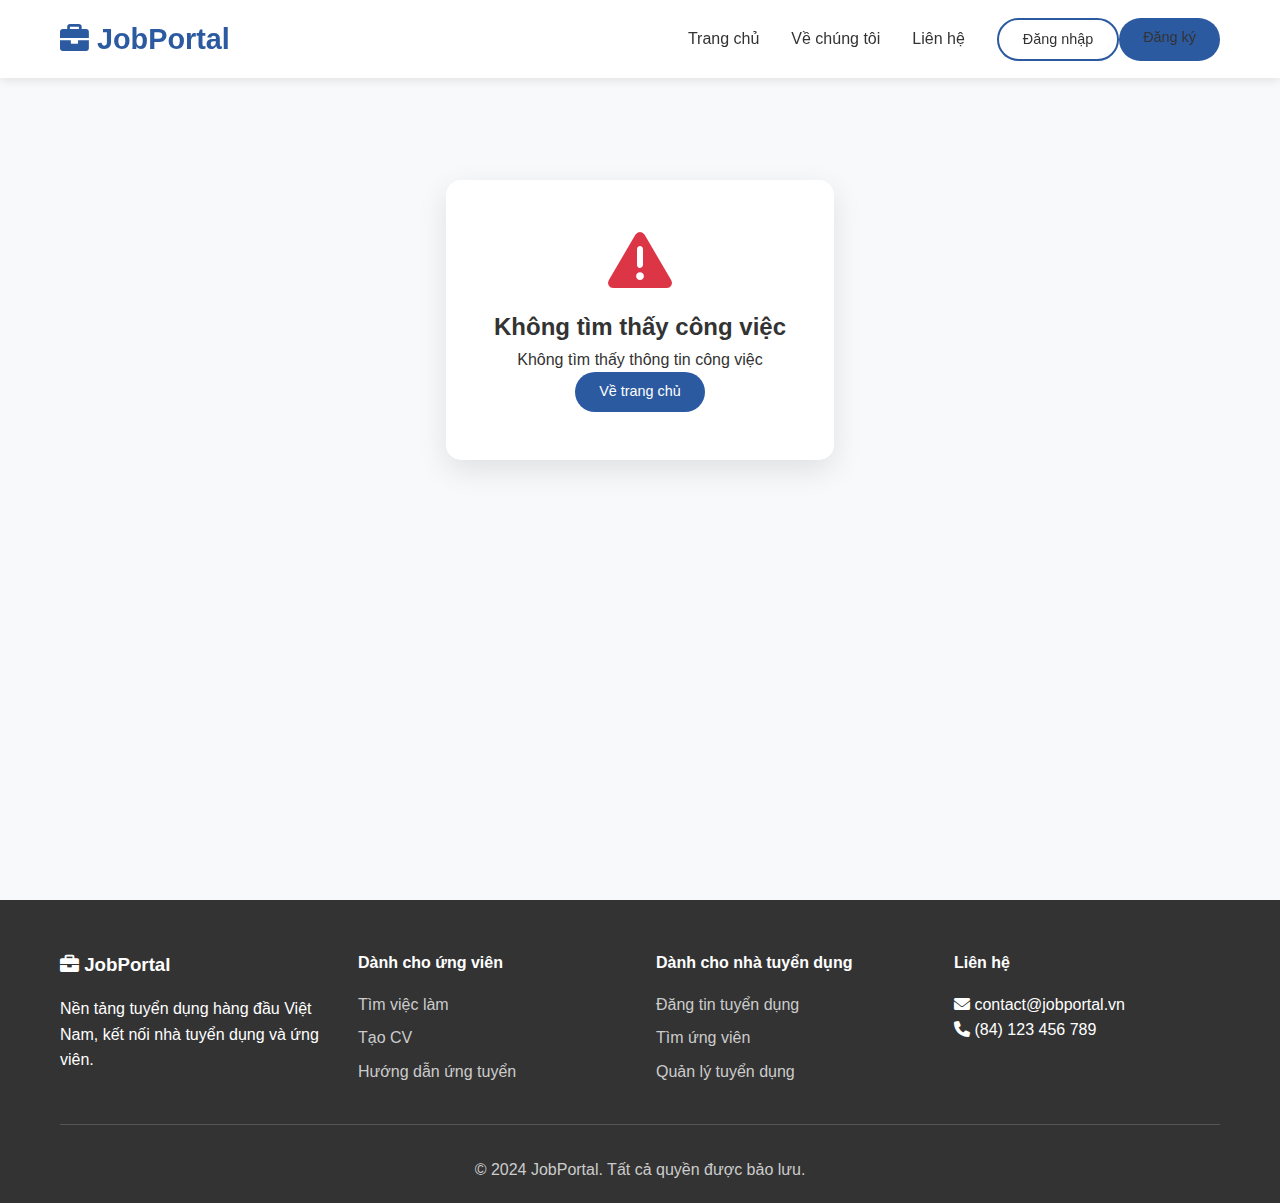
<file: public/job-detail.html>
<!DOCTYPE html>
<html lang="vi">
<head>
    <meta charset="UTF-8">
    <meta name="viewport" content="width=device-width, initial-scale=1.0">
    <title>Chi tiết công việc - JobPortal</title>
    <link rel="stylesheet" href="css/style.css">
    <link rel="stylesheet" href="css/job-detail.css">
    <link href="https://cdnjs.cloudflare.com/ajax/libs/font-awesome/6.0.0/css/all.min.css" rel="stylesheet">
</head>
<body>
    <!-- Header -->
    <header class="header">
        <nav class="navbar">
            <div class="container">
                <div class="nav-brand">
                    <h1><i class="fas fa-briefcase"></i> JobPortal</h1>
                </div>
                <ul class="nav-menu">
                    <li><a href="index.html">Trang chủ</a></li>
                    <li><a href="index.html#about">Về chúng tôi</a></li>
                    <li><a href="index.html#contact">Liên hệ</a></li>
                    <li class="auth-buttons">
                        <div id="logged-out-menu" style="display: block;">
                            <a href="login.html" class="btn btn-outline">Đăng nhập</a>
                            <a href="register.html" class="btn btn-primary">Đăng ký</a>
                        </div>
                        <div id="logged-in-menu" style="display: none;">
                            <span id="user-name" class="welcome-text"></span>
                            <a href="dashboard.html" class="btn btn-outline">Menu</a>
                            <button id="logout-btn" class="btn btn-primary">Đăng xuất</button>
                        </div>
                    </li>
                </ul>
            </div>
        </nav>
    </header>

    <!-- Job Detail Content -->
    <section class="job-detail-section">
        <div class="container">
            <!-- Loading State -->
            <div id="loading-state" class="loading-container">
                <div class="loading">
                    <i class="fas fa-spinner fa-spin"></i>
                    <p>Đang tải thông tin công việc...</p>
                </div>
            </div>

            <!-- Job Detail Content -->
            <div id="job-detail-content" style="display: none;">
                <!-- Breadcrumb -->
                <nav class="breadcrumb">
                    <a href="index.html">Trang chủ</a>
                    <span>/</span>
                    <a href="index.html#jobs">Việc làm</a>
                    <span>/</span>
                    <span id="job-title-breadcrumb">Chi tiết công việc</span>
                </nav>

                <!-- Job Header -->
                <div class="job-header-detail">
                    <div class="job-main-info">
                        <div class="company-logo-large">
                            <i class="fas fa-building"></i>
                        </div>
                        <div class="job-title-info">
                            <h1 id="job-title">Loading...</h1>
                            <div class="company-info">
                                <h3 id="company-name">Loading...</h3>
                                <p class="company-website">
                                    <i class="fas fa-link"></i>
                                    <a id="company-website" href="#" target="_blank">Website</a>
                                </p>
                            </div>
                            <div class="job-meta-detail">
                                <span class="job-meta-item">
                                    <i class="fas fa-map-marker-alt"></i>
                                    <span id="job-location">Loading...</span>
                                </span>
                                <span class="job-meta-item">
                                    <i class="fas fa-briefcase"></i>
                                    <span id="job-type">Loading...</span>
                                </span>
                                <span class="job-meta-item">
                                    <i class="fas fa-money-bill-wave"></i>
                                    <span id="job-salary">Loading...</span>
                                </span>
                                <span class="job-meta-item">
                                    <i class="fas fa-calendar-alt"></i>
                                    <span id="job-posted">Loading...</span>
                                </span>
                            </div>
                        </div>
                    </div>
                    
                    <div class="job-actions">
                        <button id="apply-btn" class="btn btn-primary btn-large">
                            <i class="fas fa-paper-plane"></i>
                            Ứng tuyển ngay
                        </button>
                        <button id="save-btn" class="btn btn-outline">
                            <i class="fas fa-bookmark"></i>
                            Lưu việc làm
                        </button>
                        <button id="share-btn" class="btn btn-outline">
                            <i class="fas fa-share-alt"></i>
                            Chia sẻ
                        </button>
                    </div>
                </div>

                <!-- Job Stats -->
                <div class="job-stats">
                    <div class="stat-item">
                        <i class="fas fa-eye"></i>
                        <span>Lượt xem</span>
                        <strong id="job-views">0</strong>
                    </div>
                    <div class="stat-item">
                        <i class="fas fa-users"></i>
                        <span>Ứng viên</span>
                        <strong id="job-applications">0</strong>
                    </div>
                    <div class="stat-item">
                        <i class="fas fa-clock"></i>
                        <span>Hạn nộp</span>
                        <strong id="job-deadline">Không giới hạn</strong>
                    </div>
                </div>

                <!-- Main Content -->
                <div class="job-content-grid">
                    <!-- Left Column - Job Details -->
                    <div class="job-details-content">
                        <!-- Job Description -->
                        <div class="content-section">
                            <h3><i class="fas fa-file-alt"></i> Mô tả công việc</h3>
                            <div id="job-description" class="content-text">
                                Loading description...
                            </div>
                        </div>

                        <!-- Job Requirements -->
                        <div class="content-section">
                            <h3><i class="fas fa-list-check"></i> Yêu cầu công việc</h3>
                            <div id="job-requirements" class="content-text">
                                Loading requirements...
                            </div>
                        </div>

                        <!-- Benefits -->
                        <div class="content-section">
                            <h3><i class="fas fa-gift"></i> Quyền lợi</h3>
                            <div class="benefits-list">
                                <div class="benefit-item">
                                    <i class="fas fa-check-circle"></i>
                                    <span>Lương thưởng cạnh tranh</span>
                                </div>
                                <div class="benefit-item">
                                    <i class="fas fa-check-circle"></i>
                                    <span>Bảo hiểm đầy đủ</span>
                                </div>
                                <div class="benefit-item">
                                    <i class="fas fa-check-circle"></i>
                                    <span>Môi trường làm việc hiện đại</span>
                                </div>
                                <div class="benefit-item">
                                    <i class="fas fa-check-circle"></i>
                                    <span>Cơ hội thăng tiến</span>
                                </div>
                            </div>
                        </div>

                        <!-- How to Apply -->
                        <div class="content-section">
                            <h3><i class="fas fa-paper-plane"></i> Cách thức ứng tuyển</h3>
                            <div class="apply-instructions">
                                <p>Để ứng tuyển vào vị trí này, bạn có thể:</p>
                                <ol>
                                    <li>Nhấn nút "Ứng tuyển ngay" phía trên</li>
                                    <li>Điền thông tin và đính kèm CV</li>
                                    <li>Viết thư xin việc ngắn gọn</li>
                                    <li>Gửi đơn ứng tuyển</li>
                                </ol>
                            </div>
                        </div>
                    </div>

                    <!-- Right Column - Company & Additional Info -->
                    <div class="job-sidebar">
                        <!-- Company Info -->
                        <div class="sidebar-section company-section">
                            <h3><i class="fas fa-building"></i> Thông tin công ty</h3>
                            <div class="company-details">
                                <div class="company-logo-sidebar">
                                    <i class="fas fa-building"></i>
                                </div>
                                <h4 id="sidebar-company-name">Loading...</h4>
                                <p id="company-description">Loading company description...</p>
                                
                                <div class="company-stats">
                                    <div class="company-stat">
                                        <span class="stat-label">Quy mô:</span>
                                        <span id="company-size">Loading...</span>
                                    </div>
                                    <div class="company-stat">
                                        <span class="stat-label">Lĩnh vực:</span>
                                        <span id="company-industry">Loading...</span>
                                    </div>
                                </div>
                                
                                <div class="company-actions">
                                    <a id="company-website-link" href="#" target="_blank" class="btn btn-outline btn-sm">
                                        <i class="fas fa-external-link-alt"></i>
                                        Xem website
                                    </a>
                                </div>
                            </div>
                        </div>

                        <!-- Job Details Summary -->
                        <div class="sidebar-section">
                            <h3><i class="fas fa-info-circle"></i> Thông tin chi tiết</h3>
                            <div class="job-details-list">
                                <div class="detail-item">
                                    <span class="detail-label">Mức lương:</span>
                                    <span id="sidebar-salary" class="detail-value">Loading...</span>
                                </div>
                                <div class="detail-item">
                                    <span class="detail-label">Hình thức:</span>
                                    <span id="sidebar-job-type" class="detail-value">Loading...</span>
                                </div>
                                <div class="detail-item">
                                    <span class="detail-label">Địa điểm:</span>
                                    <span id="sidebar-location" class="detail-value">Loading...</span>
                                </div>
                                <div class="detail-item">
                                    <span class="detail-label">Ngày đăng:</span>
                                    <span id="sidebar-posted" class="detail-value">Loading...</span>
                                </div>
                            </div>
                        </div>

                        <!-- Related Jobs -->
                        <div class="sidebar-section">
                            <h3><i class="fas fa-briefcase"></i> Việc làm liên quan</h3>
                            <div id="related-jobs" class="related-jobs-list">
                                <div class="loading">
                                    <i class="fas fa-spinner fa-spin"></i>
                                    <p>Đang tải...</p>
                                </div>
                            </div>
                        </div>
                    </div>
                </div>
            </div>

            <!-- Error State -->
            <div id="error-state" class="error-container" style="display: none;">
                <div class="error-content">
                    <i class="fas fa-exclamation-triangle"></i>
                    <h2>Không tìm thấy công việc</h2>
                    <p>Công việc bạn đang tìm kiếm không tồn tại hoặc đã bị xóa.</p>
                    <a href="index.html" class="btn btn-primary">Về trang chủ</a>
                </div>
            </div>
        </div>
    </section>

    <!-- Footer -->
    <footer class="footer">
        <div class="container">
            <div class="footer-content">
                <div class="footer-section">
                    <h3><i class="fas fa-briefcase"></i> JobPortal</h3>
                    <p>Nền tảng tuyển dụng hàng đầu Việt Nam, kết nối nhà tuyển dụng và ứng viên.</p>
                </div>
                <div class="footer-section">
                    <h4>Dành cho ứng viên</h4>
                    <ul>
                        <li><a href="#">Tìm việc làm</a></li>
                        <li><a href="#">Tạo CV</a></li>
                        <li><a href="#">Hướng dẫn ứng tuyển</a></li>
                    </ul>
                </div>
                <div class="footer-section">
                    <h4>Dành cho nhà tuyển dụng</h4>
                    <ul>
                        <li><a href="#">Đăng tin tuyển dụng</a></li>
                        <li><a href="#">Tìm ứng viên</a></li>
                        <li><a href="#">Quản lý tuyển dụng</a></li>
                    </ul>
                </div>
                <div class="footer-section">
                    <h4>Liên hệ</h4>
                    <p><i class="fas fa-envelope"></i> contact@jobportal.vn</p>
                    <p><i class="fas fa-phone"></i> (84) 123 456 789</p>
                </div>
            </div>
            <div class="footer-bottom">
                <p>&copy; 2024 JobPortal. Tất cả quyền được bảo lưu.</p>
            </div>
        </div>
    </footer>

    <script src="js/common.js"></script>
    <script src="js/job-detail.js"></script>
</body>
</html>
</file>
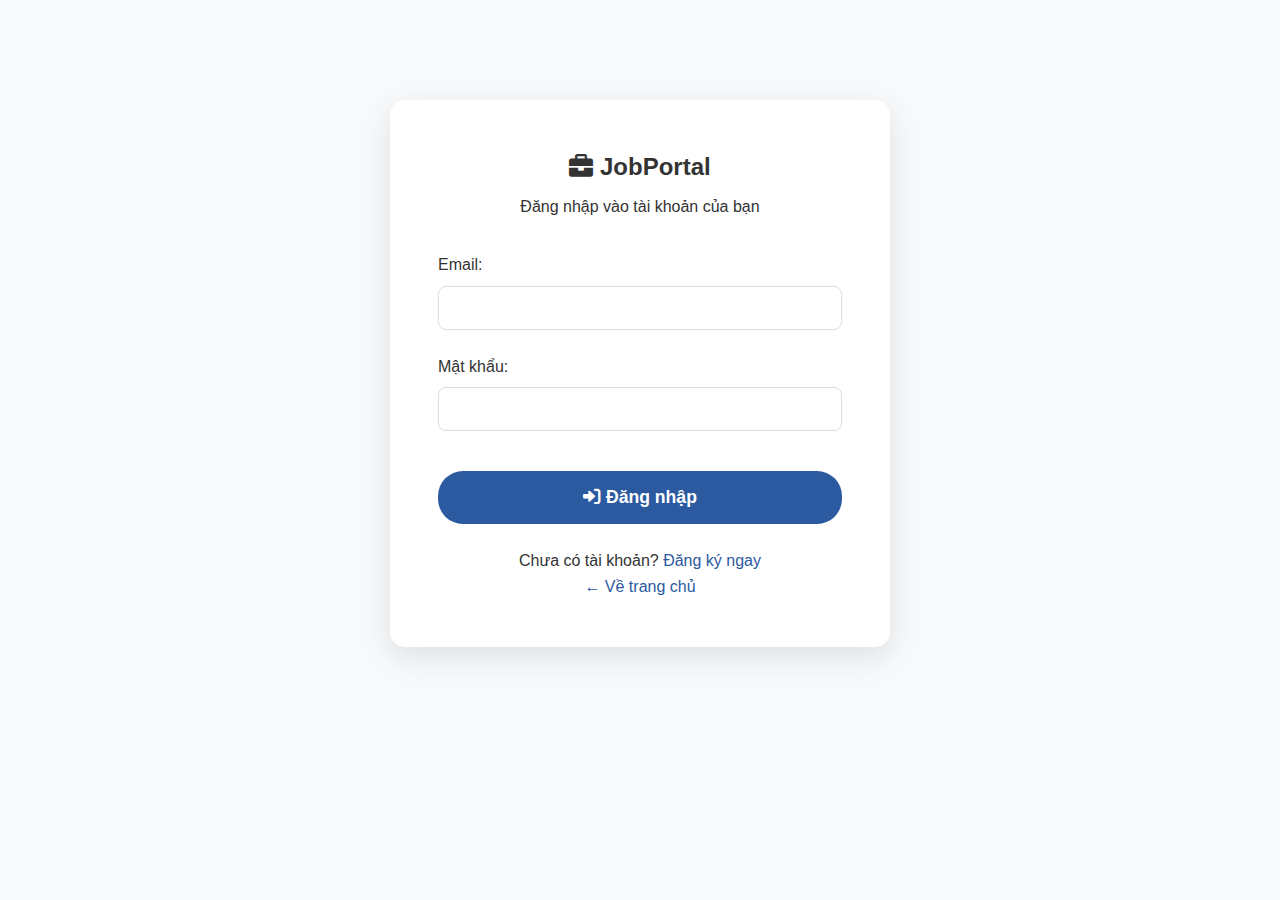
<file: public/login.html>
<!DOCTYPE html>
<html lang="vi">
<head>
    <meta charset="UTF-8">
    <meta name="viewport" content="width=device-width, initial-scale=1.0">
    <title>Đăng nhập - JobPortal</title>
    <link rel="stylesheet" href="css/style.css">
    <link href="https://cdnjs.cloudflare.com/ajax/libs/font-awesome/6.0.0/css/all.min.css" rel="stylesheet">
</head>
<body>
    <div class="form-container">
        <div class="form-header">
            <h2><i class="fas fa-briefcase"></i> JobPortal</h2>
            <p>Đăng nhập vào tài khoản của bạn</p>
        </div>
        
        <form id="login-form">
            <div class="form-group">
                <label for="email">Email:</label>
                <input type="email" id="email" name="email" required>
            </div>
            
            <div class="form-group">
                <label for="password">Mật khẩu:</label>
                <input type="password" id="password" name="password" required>
            </div>
            
            <div class="form-group">
                <button type="submit" class="btn btn-primary form-submit">
                    <i class="fas fa-sign-in-alt"></i> Đăng nhập
                </button>
            </div>
        </form>
        
        <div class="form-links">
            <p>Chưa có tài khoản? <a href="register.html">Đăng ký ngay</a></p>
            <p><a href="index.html">← Về trang chủ</a></p>
        </div>
    </div>

    <script src="js/common.js"></script>
    <script>
        document.getElementById('login-form').addEventListener('submit', async function(e) {
            e.preventDefault();
            
            const email = document.getElementById('email').value;
            const password = document.getElementById('password').value;
            
            // Show loading state
            const submitBtn = this.querySelector('button[type="submit"]');
            const originalText = submitBtn.innerHTML;
            submitBtn.innerHTML = '<i class="fas fa-spinner fa-spin"></i> Đang đăng nhập...';
            submitBtn.disabled = true;
            
            try {
                const result = await RecruitmentApp.login(email, password);
                
                if (result.success) {
                    // Redirect based on user type
                    setTimeout(() => {
                        if (result.user.user_type === 'admin') {
                            window.location.href = 'admin/dashboard.html';
                        } else if (result.user.user_type === 'recruiter') {
                            window.location.href = 'recruiter/dashboard.html';
                        } else {
                            window.location.href = 'dashboard.html';
                        }
                    }, 1000);
                }
            } finally {
                // Restore button state
                submitBtn.innerHTML = originalText;
                submitBtn.disabled = false;
            }
        });
        
        // Check if already logged in
        document.addEventListener('DOMContentLoaded', function() {
            const user = RecruitmentApp.getCurrentUser();
            if (user) {
                window.location.href = 'dashboard.html';
            }
        });
    </script>
</body>
</html>
</file>
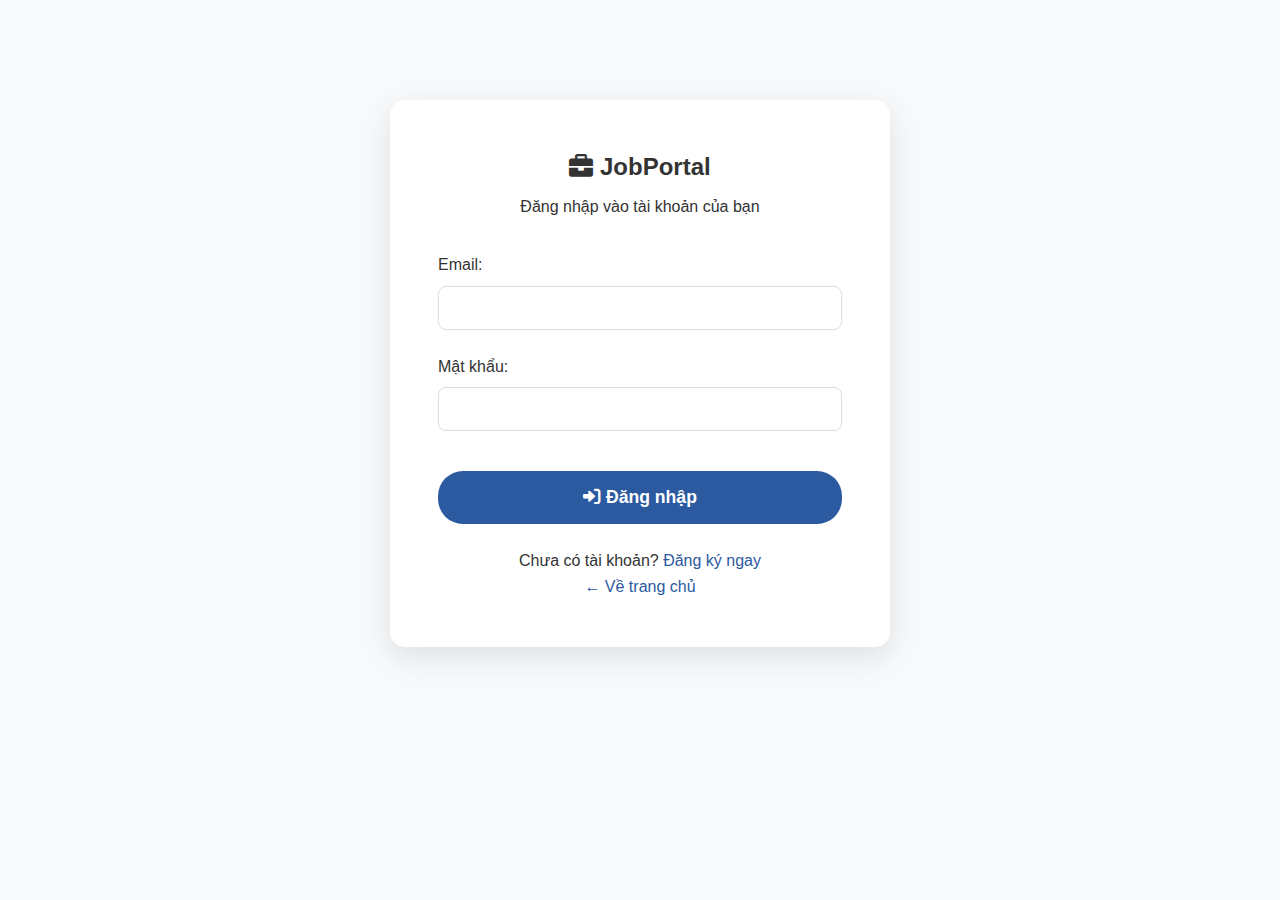
<file: public/post-job.html>
<!DOCTYPE html>
<html lang="vi">
<head>
    <meta charset="UTF-8">
    <meta name="viewport" content="width=device-width, initial-scale=1.0">
    <title>Đăng tin tuyển dụng - JobPortal</title>
    <link rel="stylesheet" href="css/style.css">
    <link rel="stylesheet" href="css/post-job.css">
    <link href="https://cdnjs.cloudflare.com/ajax/libs/font-awesome/6.0.0/css/all.min.css" rel="stylesheet">
</head>
<body>
    <!-- Header -->
    <header class="header">
        <nav class="navbar">
            <div class="container">
                <div class="nav-brand">
                    <h1><i class="fas fa-briefcase"></i> JobPortal</h1>
                </div>
                <ul class="nav-menu">
                    <li><a href="index.html">Trang chủ</a></li>
                    <li><a href="recruiter/dashboard.html">Dashboard</a></li>
                    <li class="auth-buttons">
                        <div id="logged-out-menu" style="display: none;">
                            <a href="login.html" class="btn btn-outline">Đăng nhập</a>
                            <a href="register.html" class="btn btn-primary">Đăng ký</a>
                        </div>
                        <div id="logged-in-menu" style="display: block;">
                            <span id="user-name" class="welcome-text"></span>
                            <a href="recruiter/dashboard.html" class="btn btn-outline">Menu</a>
                            <button id="logout-btn" class="btn btn-primary">Đăng xuất</button>
                        </div>
                    </li>
                </ul>
            </div>
        </nav>
    </header>

    <!-- Post Job Section -->
    <section class="post-job-section">
        <div class="container">
            <div class="page-header">
                <nav class="breadcrumb">
                    <a href="index.html">Trang chủ</a>
                    <span>/</span>
                    <a href="recruiter/dashboard.html">Dashboard</a>
                    <span>/</span>
                    <span>Đăng tin tuyển dụng</span>
                </nav>
                <h1><i class="fas fa-plus-circle"></i> Đăng tin tuyển dụng</h1>
                <p>Tạo và đăng tải thông tin tuyển dụng để tìm kiếm ứng viên phù hợp</p>
            </div>

            <div class="post-job-container">
                <div class="post-job-content">
                    <!-- Job Posting Form -->
                    <form id="post-job-form" class="job-form">
                        <!-- Basic Information -->
                        <div class="form-section">
                            <h3><i class="fas fa-info-circle"></i> Thông tin cơ bản</h3>
                            
                            <div class="form-row">
                                <div class="form-group">
                                    <label for="job-title">Tiêu đề công việc *</label>
                                    <input type="text" id="job-title" name="title" required 
                                           placeholder="VD: Senior Frontend Developer">
                                    <span class="form-hint">Tiêu đề ngắn gọn, thu hút ứng viên</span>
                                </div>
                            </div>

                            <div class="form-row">
                                <div class="form-group">
                                    <label for="job-type">Loại công việc *</label>
                                    <select id="job-type" name="job_type" required>
                                        <option value="">Chọn loại công việc</option>
                                        <option value="full-time">Toàn thời gian</option>
                                        <option value="part-time">Bán thời gian</option>
                                        <option value="contract">Hợp đồng</option>
                                        <option value="internship">Thực tập</option>
                                    </select>
                                </div>
                                <div class="form-group">
                                    <label for="job-location">Địa điểm làm việc *</label>
                                    <input type="text" id="job-location" name="location" required 
                                           placeholder="VD: Hà Nội, TP.HCM, Remote">
                                </div>
                            </div>

                            <div class="form-row">
                                <div class="form-group">
                                    <label for="job-salary">Mức lương</label>
                                    <input type="number" id="job-salary" name="salary" 
                                           placeholder="VD: 15000000" min="0">
                                    <span class="form-hint">Đơn vị: VNĐ (để trống nếu thỏa thuận)</span>
                                </div>
                                <div class="form-group">
                                    <label for="job-expires">Hạn nộp hồ sơ</label>
                                    <input type="date" id="job-expires" name="expires_at">
                                    <span class="form-hint">Để trống nếu không giới hạn</span>
                                </div>
                            </div>
                        </div>

                        <!-- Job Description -->
                        <div class="form-section">
                            <h3><i class="fas fa-file-alt"></i> Mô tả công việc</h3>
                            
                            <div class="form-group">
                                <label for="job-description">Mô tả chi tiết *</label>
                                <div class="editor-toolbar">
                                    <button type="button" class="editor-btn" data-action="bold" title="In đậm">
                                        <i class="fas fa-bold"></i>
                                    </button>
                                    <button type="button" class="editor-btn" data-action="italic" title="In nghiêng">
                                        <i class="fas fa-italic"></i>
                                    </button>
                                    <button type="button" class="editor-btn" data-action="list" title="Danh sách">
                                        <i class="fas fa-list-ul"></i>
                                    </button>
                                </div>
                                <textarea id="job-description" name="description" rows="6" required
                                          placeholder="Mô tả chi tiết về công việc, trách nhiệm, môi trường làm việc...&#10;&#10;VD:&#10;- Phát triển ứng dụng web frontend sử dụng React.js&#10;- Tối ưu hóa hiệu suất ứng dụng&#10;- Làm việc nhóm với team Backend và Designer&#10;- Tham gia code review và meeting dự án"></textarea>
                                <div class="char-count">
                                    <span id="desc-count">0</span>/2000 ký tự
                                </div>
                            </div>

                            <div class="form-group">
                                <label for="job-requirements">Yêu cầu ứng viên *</label>
                                <textarea id="job-requirements" name="requirements" rows="5" required
                                          placeholder="Liệt kê các yêu cầu về kinh nghiệm, kỹ năng, bằng cấp...&#10;&#10;VD:&#10;- Tốt nghiệp Đại học chuyên ngành IT&#10;- 2+ năm kinh nghiệm React.js&#10;- Thành thạo HTML, CSS, JavaScript&#10;- Có kinh nghiệm Git, Agile là một lợi thế&#10;- Kỹ năng giao tiếp tốt, làm việc nhóm"></textarea>
                                <div class="char-count">
                                    <span id="req-count">0</span>/1500 ký tự
                                </div>
                            </div>
                        </div>

                        <!-- Benefits & Perks -->
                        <div class="form-section">
                            <h3><i class="fas fa-gift"></i> Quyền lợi & Phúc lợi</h3>
                            
                            <div class="benefits-section">
                                <div class="benefits-grid">
                                    <div class="benefit-item">
                                        <input type="checkbox" id="benefit-salary" name="benefits[]" value="competitive-salary">
                                        <label for="benefit-salary">
                                            <i class="fas fa-money-bill-wave"></i>
                                            Lương cạnh tranh
                                        </label>
                                    </div>
                                    <div class="benefit-item">
                                        <input type="checkbox" id="benefit-insurance" name="benefits[]" value="health-insurance">
                                        <label for="benefit-insurance">
                                            <i class="fas fa-shield-alt"></i>
                                            Bảo hiểm y tế
                                        </label>
                                    </div>
                                    <div class="benefit-item">
                                        <input type="checkbox" id="benefit-bonus" name="benefits[]" value="performance-bonus">
                                        <label for="benefit-bonus">
                                            <i class="fas fa-trophy"></i>
                                            Thưởng hiệu suất
                                        </label>
                                    </div>
                                    <div class="benefit-item">
                                        <input type="checkbox" id="benefit-training" name="benefits[]" value="training">
                                        <label for="benefit-training">
                                            <i class="fas fa-graduation-cap"></i>
                                            Đào tạo & phát triển
                                        </label>
                                    </div>
                                    <div class="benefit-item">
                                        <input type="checkbox" id="benefit-flexible" name="benefits[]" value="flexible-time">
                                        <label for="benefit-flexible">
                                            <i class="fas fa-clock"></i>
                                            Giờ làm linh hoạt
                                        </label>
                                    </div>
                                    <div class="benefit-item">
                                        <input type="checkbox" id="benefit-remote" name="benefits[]" value="remote-work">
                                        <label for="benefit-remote">
                                            <i class="fas fa-home"></i>
                                            Làm việc từ xa
                                        </label>
                                    </div>
                                </div>
                                
                                <div class="form-group">
                                    <label for="additional-benefits">Quyền lợi khác</label>
                                    <textarea id="additional-benefits" name="additional_benefits" rows="3"
                                              placeholder="Mô tả thêm các quyền lợi, phúc lợi khác...&#10;VD: Du lịch hàng năm, team building, cafeteria miễn phí..."></textarea>
                                </div>
                            </div>
                        </div>

                        <!-- Company Information (for new recruiters) -->
                        <div class="form-section" id="company-info-section" style="display: none;">
                            <h3><i class="fas fa-building"></i> Thông tin công ty</h3>
                            <div class="company-notice">
                                <p><i class="fas fa-info-circle"></i> Bạn chưa có công ty. Hãy điền thông tin công ty để đăng tin tuyển dụng.</p>
                            </div>
                            
                            <div class="form-row">
                                <div class="form-group">
                                    <label for="company-name">Tên công ty *</label>
                                    <input type="text" id="company-name" name="company_name" 
                                           placeholder="VD: Công ty TNHH ABC">
                                </div>
                                <div class="form-group">
                                    <label for="company-industry">Ngành nghề</label>
                                    <select id="company-industry" name="company_industry">
                                        <option value="">Chọn ngành nghề</option>
                                        <option value="Technology">Công nghệ thông tin</option>
                                        <option value="Finance">Tài chính - Ngân hàng</option>
                                        <option value="Marketing">Marketing - Quảng cáo</option>
                                        <option value="Education">Giáo dục - Đào tạo</option>
                                        <option value="Healthcare">Y tế - Chăm sóc sức khỏe</option>
                                        <option value="Manufacturing">Sản xuất - Công nghiệp</option>
                                        <option value="Retail">Bán lẻ - Thương mại</option>
                                        <option value="General">Khác</option>
                                    </select>
                                </div>
                            </div>

                            <div class="form-row">
                                <div class="form-group">
                                    <label for="company-address">Địa chỉ công ty</label>
                                    <input type="text" id="company-address" name="company_address" 
                                           placeholder="VD: 123 Nguyễn Huệ, Quận 1, TP.HCM">
                                </div>
                                <div class="form-group">
                                    <label for="company-website">Website công ty</label>
                                    <input type="url" id="company-website" name="company_website" 
                                           placeholder="VD: https://www.company.com">
                                </div>
                            </div>

                            <div class="form-group">
                                <label for="company-description">Mô tả công ty</label>
                                <textarea id="company-description" name="company_description" rows="3"
                                          placeholder="Giới thiệu ngắn gọn về công ty, lĩnh vực hoạt động, quy mô..."></textarea>
                            </div>
                        </div>

                        <!-- Contact Information -->
                        <div class="form-section">
                            <h3><i class="fas fa-envelope"></i> Thông tin liên hệ</h3>
                            
                            <div class="form-row">
                                <div class="form-group">
                                    <label for="contact-person">Người liên hệ</label>
                                    <input type="text" id="contact-person" name="contact_person" 
                                           placeholder="VD: Nguyễn Văn A - HR Manager">
                                </div>
                                <div class="form-group">
                                    <label for="contact-email">Email liên hệ</label>
                                    <input type="email" id="contact-email" name="contact_email" 
                                           placeholder="VD: hr@company.com">
                                </div>
                            </div>

                            <div class="form-row">
                                <div class="form-group">
                                    <label for="contact-phone">Số điện thoại</label>
                                    <input type="tel" id="contact-phone" name="contact_phone" 
                                           placeholder="VD: 0123456789">
                                </div>
                            </div>
                        </div>

                        <!-- Form Actions -->
                        <div class="form-actions">
                            <button type="button" id="back-to-dashboard-btn" class="btn btn-outline" onclick="window.location.href='recruiter/dashboard.html'">
                                <i class="fas fa-arrow-left"></i> Quay lại Dashboard
                            </button>
                            <button type="button" id="preview-btn" class="btn btn-outline">
                                <i class="fas fa-eye"></i> Xem trước
                            </button>
                            <button type="button" id="save-draft-btn" class="btn btn-secondary">
                                <i class="fas fa-save"></i> Lưu nháp
                            </button>
                            <button type="submit" id="submit-btn" class="btn btn-primary">
                                <i class="fas fa-paper-plane"></i> Đăng tin tuyển dụng
                            </button>
                        </div>
                    </form>
                </div>

                <!-- Sidebar Tips -->
                <div class="post-job-sidebar">
                    <div class="tips-section">
                        <h4><i class="fas fa-lightbulb"></i> Gợi ý viết tin tuyển dụng</h4>
                        <div class="tip-item">
                            <h5>Tiêu đề hấp dẫn</h5>
                            <p>Sử dụng từ khóa rõ ràng, tránh viết tắt khó hiểu</p>
                        </div>
                        <div class="tip-item">
                            <h5>Mô tả chi tiết</h5>
                            <p>Nêu rõ trách nhiệm, môi trường làm việc và cơ hội phát triển</p>
                        </div>
                        <div class="tip-item">
                            <h5>Yêu cầu thực tế</h5>
                            <p>Đặt ra yêu cầu phù hợp với mức lương và vị trí</p>
                        </div>
                        <div class="tip-item">
                            <h5>Quyền lợi rõ ràng</h5>
                            <p>Liệt kê cụ thể các phúc lợi để thu hút ứng viên</p>
                        </div>
                    </div>

                    <div class="pricing-section">
                        <h4><i class="fas fa-tags"></i> Gói đăng tin</h4>
                        <div class="pricing-item active">
                            <div class="price-header">
                                <h5>Gói cơ bản</h5>
                                <span class="price">Miễn phí</span>
                            </div>
                            <ul class="price-features">
                                <li><i class="fas fa-check"></i> Đăng 5 tin/tháng</li>
                                <li><i class="fas fa-check"></i> Hiển thị 30 ngày</li>
                                <li><i class="fas fa-check"></i> Hỗ trợ cơ bản</li>
                            </ul>
                        </div>
                        <div class="pricing-item">
                            <div class="price-header">
                                <h5>Gói premium</h5>
                                <span class="price">500,000đ/tháng</span>
                            </div>
                            <ul class="price-features">
                                <li><i class="fas fa-check"></i> Đăng không giới hạn</li>
                                <li><i class="fas fa-check"></i> Ưu tiên hiển thị</li>
                                <li><i class="fas fa-check"></i> Hỗ trợ 24/7</li>
                                <li><i class="fas fa-check"></i> Báo cáo chi tiết</li>
                            </ul>
                            <button class="btn btn-primary btn-sm upgrade-btn">Nâng cấp</button>
                        </div>
                    </div>
                </div>
            </div>
        </div>
    </section>

    <!-- Job Preview Modal -->
    <div id="job-preview-modal" class="modal-overlay" style="display: none;">
        <div class="modal-content job-preview-content">
            <div class="modal-header">
                <h3><i class="fas fa-eye"></i> Xem trước tin tuyển dụng</h3>
                <button class="modal-close" onclick="closeJobPreview()">×</button>
            </div>
            <div class="modal-body">
                <div id="job-preview-content">
                    <!-- Preview content will be generated here -->
                </div>
            </div>
            <div class="modal-footer">
                <button type="button" class="btn btn-outline" onclick="closeJobPreview()">Đóng</button>
                <button type="button" class="btn btn-primary" onclick="submitJobFromPreview()">Đăng tin</button>
            </div>
        </div>
    </div>

    <script src="js/common.js"></script>
    <script src="js/post-job.js"></script>
</body>
</html>
</file>
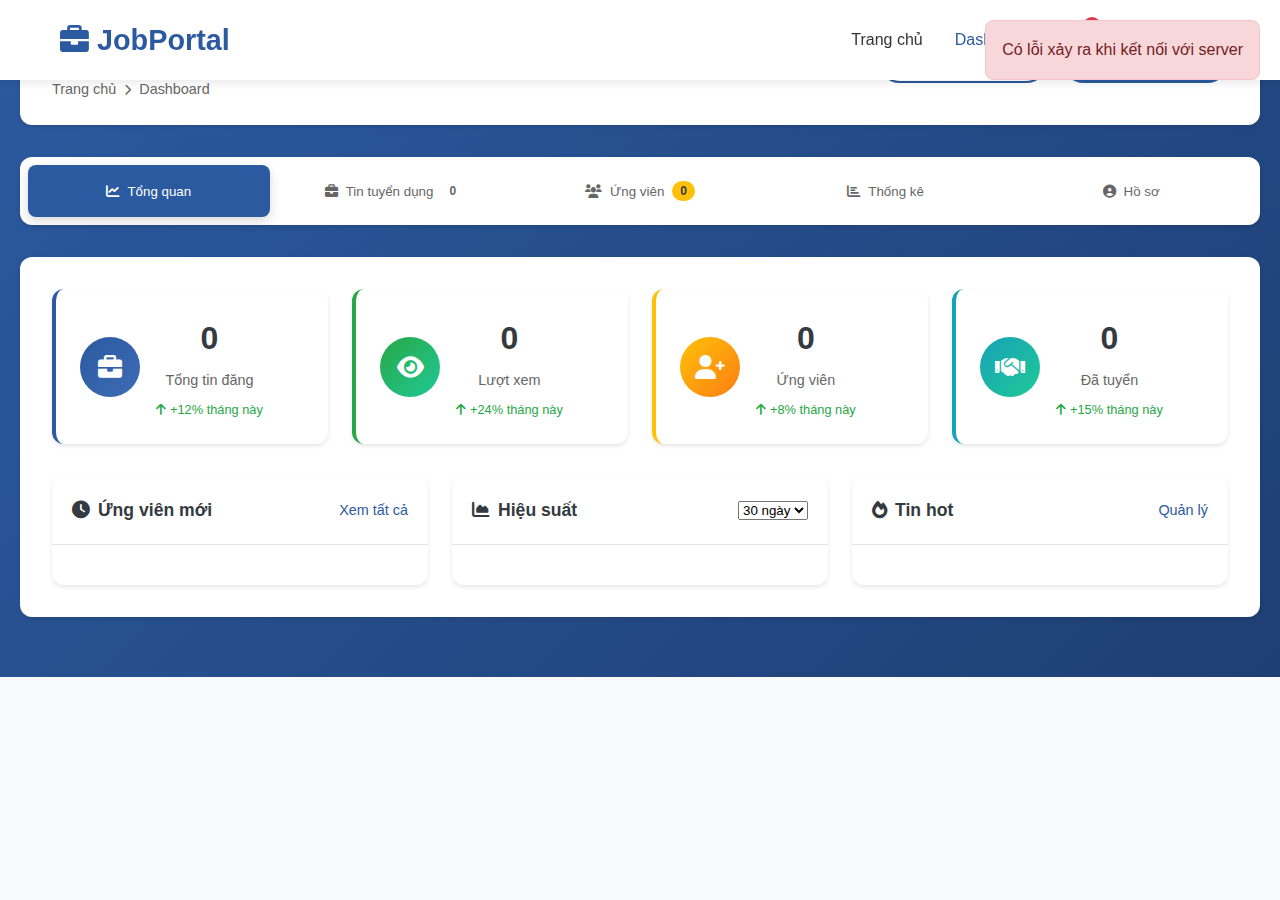
<file: public/recruiter-dashboard.html>
<!DOCTYPE html>
<html lang="vi">
<head>
    <meta charset="UTF-8">
    <meta name="viewport" content="width=device-width, initial-scale=1.0">
    <title>Recruiter Dashboard - JobPortal</title>
    <link rel="stylesheet" href="css/style.css">
    <link rel="stylesheet" href="css/recruiter-dashboard.css">
    <link href="https://cdnjs.cloudflare.com/ajax/libs/font-awesome/6.0.0/css/all.min.css" rel="stylesheet">
</head>
<body>
    <!-- Header -->
    <header class="header">
        <nav class="navbar">
            <div class="container">
                <div class="nav-brand">
                    <h1><i class="fas fa-briefcase"></i> JobPortal</h1>
                </div>
                <ul class="nav-menu">
                    <li><a href="index.html">Trang chủ</a></li>
                    <li><a href="recruiter-dashboard.html" class="active">Dashboard</a></li>
                    <li class="nav-notifications">
                        <button class="notification-btn" id="notification-btn">
                            <i class="fas fa-bell"></i>
                            <span class="notification-badge" id="notification-count">0</span>
                        </button>
                        <div class="notification-dropdown" id="notification-dropdown">
                            <div class="notification-header">
                                <h4>Thông báo</h4>
                                <button class="mark-all-read">Đánh dấu đã đọc</button>
                            </div>
                            <div class="notification-list" id="notification-list">
                                <!-- Notifications will be loaded here -->
                            </div>
                        </div>
                    </li>
                    <li class="auth-buttons">
                        <div class="user-menu">
                            <button class="user-menu-btn" id="user-menu-btn">
                                <div class="user-avatar">
                                    <i class="fas fa-user"></i>
                                </div>
                                <span id="user-name" class="user-name"></span>
                                <i class="fas fa-chevron-down"></i>
                            </button>
                            <div class="user-dropdown">
                                <a href="#profile" class="dropdown-item">
                                    <i class="fas fa-user-edit"></i> Hồ sơ
                                </a>
                                <a href="#settings" class="dropdown-item">
                                    <i class="fas fa-cog"></i> Cài đặt
                                </a>
                                <div class="dropdown-divider"></div>
                                <button id="logout-btn" class="dropdown-item logout-btn">
                                    <i class="fas fa-sign-out-alt"></i> Đăng xuất
                                </button>
                            </div>
                        </div>
                    </li>
                </ul>
            </div>
        </nav>
    </header>

    <!-- Dashboard Section -->
    <section class="dashboard-section">
        <div class="container-fluid">
            <!-- Quick Actions Bar -->
            <div class="quick-actions-bar">
                <div class="quick-actions-left">
                    <h1 class="page-title">
                        <i class="fas fa-tachometer-alt"></i>
                        Dashboard Nhà tuyển dụng
                    </h1>
                    <div class="breadcrumb">
                        <span>Trang chủ</span>
                        <i class="fas fa-chevron-right"></i>
                        <span>Dashboard</span>
                    </div>
                </div>
                <div class="quick-actions-right">
                    <button class="btn btn-outline btn-quick" id="quick-post-job">
                        <i class="fas fa-plus-circle"></i>
                        Đăng tin nhanh
                    </button>
                    <button class="btn btn-primary btn-quick" id="detailed-post-job">
                        <i class="fas fa-edit"></i>
                        Đăng tin chi tiết
                    </button>
                </div>
            </div>

            <!-- Dashboard Tabs -->
            <div class="dashboard-tabs">
                <nav class="tab-nav">
                    <button class="tab-btn active" data-tab="overview">
                        <i class="fas fa-chart-line"></i>
                        Tổng quan
                    </button>
                    <button class="tab-btn" data-tab="jobs">
                        <i class="fas fa-briefcase"></i>
                        Tin tuyển dụng
                        <span class="tab-badge" id="jobs-count">0</span>
                    </button>
                    <button class="tab-btn" data-tab="applicants">
                        <i class="fas fa-users"></i>
                        Ứng viên
                        <span class="tab-badge pending" id="pending-applicants">0</span>
                    </button>
                    <button class="tab-btn" data-tab="analytics">
                        <i class="fas fa-chart-bar"></i>
                        Thống kê
                    </button>
                    <button class="tab-btn" data-tab="profile">
                        <i class="fas fa-user-circle"></i>
                        Hồ sơ
                    </button>
                </nav>
            </div>

            <!-- Dashboard Content -->
            <div class="dashboard-main">
                <!-- Overview Tab -->
                <div id="overview-tab" class="tab-content active">
                    <!-- Stats Cards -->
                    <div class="stats-grid">
                        <div class="stat-card primary">
                            <div class="stat-icon">
                                <i class="fas fa-briefcase"></i>
                            </div>
                            <div class="stat-content">
                                <h3 id="total-jobs">0</h3>
                                <p>Tổng tin đăng</p>
                                <div class="stat-trend">
                                    <i class="fas fa-arrow-up"></i>
                                    <span>+12% tháng này</span>
                                </div>
                            </div>
                        </div>

                        <div class="stat-card success">
                            <div class="stat-icon">
                                <i class="fas fa-eye"></i>
                            </div>
                            <div class="stat-content">
                                <h3 id="total-views">0</h3>
                                <p>Lượt xem</p>
                                <div class="stat-trend">
                                    <i class="fas fa-arrow-up"></i>
                                    <span>+24% tháng này</span>
                                </div>
                            </div>
                        </div>

                        <div class="stat-card warning">
                            <div class="stat-icon">
                                <i class="fas fa-user-plus"></i>
                            </div>
                            <div class="stat-content">
                                <h3 id="total-applicants">0</h3>
                                <p>Ứng viên</p>
                                <div class="stat-trend">
                                    <i class="fas fa-arrow-up"></i>
                                    <span>+8% tháng này</span>
                                </div>
                            </div>
                        </div>

                        <div class="stat-card info">
                            <div class="stat-icon">
                                <i class="fas fa-handshake"></i>
                            </div>
                            <div class="stat-content">
                                <h3 id="total-hired">0</h3>
                                <p>Đã tuyển</p>
                                <div class="stat-trend">
                                    <i class="fas fa-arrow-up"></i>
                                    <span>+15% tháng này</span>
                                </div>
                            </div>
                        </div>
                    </div>

                    <!-- Quick Overview Grid -->
                    <div class="overview-grid">
                        <!-- Recent Applications -->
                        <div class="overview-card">
                            <div class="card-header">
                                <h3><i class="fas fa-clock"></i> Ứng viên mới</h3>
                                <a href="#" class="view-all" data-tab="applicants">Xem tất cả</a>
                            </div>
                            <div class="card-content">
                                <div id="recent-applicants" class="recent-list">
                                    <!-- Recent applicants will be loaded here -->
                                </div>
                            </div>
                        </div>

                        <!-- Performance Chart -->
                        <div class="overview-card">
                            <div class="card-header">
                                <h3><i class="fas fa-chart-area"></i> Hiệu suất</h3>
                                <div class="chart-controls">
                                    <select id="chart-period">
                                        <option value="7">7 ngày</option>
                                        <option value="30" selected>30 ngày</option>
                                        <option value="90">90 ngày</option>
                                    </select>
                                </div>
                            </div>
                            <div class="card-content">
                                <div id="performance-chart" class="chart-container">
                                    <!-- Chart will be rendered here -->
                                </div>
                            </div>
                        </div>

                        <!-- Active Jobs -->
                        <div class="overview-card">
                            <div class="card-header">
                                <h3><i class="fas fa-fire"></i> Tin hot</h3>
                                <a href="#" class="view-all" data-tab="jobs">Quản lý</a>
                            </div>
                            <div class="card-content">
                                <div id="hot-jobs" class="hot-jobs-list">
                                    <!-- Hot jobs will be loaded here -->
                                </div>
                            </div>
                        </div>
                    </div>
                </div>

                <!-- Jobs Tab -->
                <div id="jobs-tab" class="tab-content">
                    <div class="tab-header">
                        <div class="tab-title">
                            <h2>Quản lý tin tuyển dụng</h2>
                            <p>Tạo, chỉnh sửa và theo dõi hiệu suất các tin tuyển dụng</p>
                        </div>
                        <div class="tab-actions">
                            <div class="filter-group">
                                <select id="jobs-status-filter" class="filter-select">
                                    <option value="all">Tất cả trạng thái</option>
                                    <option value="active">Đang hoạt động</option>
                                    <option value="pending">Chờ duyệt</option>
                                    <option value="draft">Nháp</option>
                                    <option value="expired">Hết hạn</option>
                                </select>
                                <input type="text" placeholder="Tìm kiếm tin..." class="search-input" id="jobs-search">
                            </div>
                            <button class="btn btn-primary" id="create-job-btn">
                                <i class="fas fa-plus"></i> Tạo tin mới
                            </button>
                        </div>
                    </div>

                    <div class="jobs-container">
                        <div id="jobs-list" class="jobs-grid">
                            <!-- Jobs will be loaded here -->
                        </div>
                    </div>
                </div>

                <!-- Applicants Tab -->
                <div id="applicants-tab" class="tab-content">
                    <div class="tab-header">
                        <div class="tab-title">
                            <h2>Quản lý ứng viên</h2>
                            <p>Xem và phản hồi đơn ứng tuyển từ các ứng viên</p>
                        </div>
                        <div class="tab-actions">
                            <div class="filter-group">
                                <select id="applicants-job-filter" class="filter-select">
                                    <option value="all">Tất cả tin tuyển dụng</option>
                                </select>
                                <select id="applicants-status-filter" class="filter-select">
                                    <option value="all">Tất cả trạng thái</option>
                                    <option value="pending">Mới ứng tuyển</option>
                                    <option value="reviewed">Đã xem</option>
                                    <option value="interview">Phỏng vấn</option>
                                    <option value="accepted">Đã nhận</option>
                                    <option value="rejected">Đã từ chối</option>
                                </select>
                                <input type="text" placeholder="Tìm kiếm ứng viên..." class="search-input" id="applicants-search">
                            </div>
                            <div class="view-controls">
                                <button class="view-btn active" data-view="card">
                                    <i class="fas fa-th-large"></i>
                                </button>
                                <button class="view-btn" data-view="list">
                                    <i class="fas fa-list"></i>
                                </button>
                            </div>
                        </div>
                    </div>

                    <div class="applicants-container">
                        <div id="applicants-list" class="applicants-grid">
                            <!-- Applicants will be loaded here -->
                        </div>
                    </div>
                </div>

                <!-- Analytics Tab -->
                <div id="analytics-tab" class="tab-content">
                    <div class="tab-header">
                        <div class="tab-title">
                            <h2>Thống kê & Báo cáo</h2>
                            <p>Phân tích hiệu suất tuyển dụng và xu hướng ứng viên</p>
                        </div>
                        <div class="tab-actions">
                            <div class="date-range-picker">
                                <input type="date" id="analytics-start-date" class="date-input">
                                <span>đến</span>
                                <input type="date" id="analytics-end-date" class="date-input">
                            </div>
                            <button class="btn btn-outline" id="export-report">
                                <i class="fas fa-download"></i> Xuất báo cáo
                            </button>
                        </div>
                    </div>

                    <div class="analytics-grid">
                        <!-- Analytics content will be loaded here -->
                    </div>
                </div>

                <!-- Profile Tab -->
                <div id="profile-tab" class="tab-content">
                    <div class="tab-header">
                        <div class="tab-title">
                            <h2>Thông tin hồ sơ</h2>
                            <p>Quản lý thông tin cá nhân và cài đặt tài khoản</p>
                        </div>
                    </div>

                    <div class="profile-container">
                        <div id="profile-content" class="profile-form">
                            <!-- Profile content will be loaded here -->
                        </div>
                    </div>
                </div>
            </div>
        </div>
    </section>

    <!-- Job Posting Modal -->
    <div id="job-posting-modal" class="modal-overlay">
        <div class="modal-container">
            <div class="modal-header">
                <h3>
                    <i class="fas fa-plus-circle"></i>
                    <span id="modal-title">Đăng tin tuyển dụng</span>
                </h3>
                <button class="modal-close" onclick="closeJobModal()">
                    <i class="fas fa-times"></i>
                </button>
            </div>
            <div class="modal-body">
                <form id="job-posting-form" class="job-form">
                    <!-- Job form content will be inserted here -->
                </form>
            </div>
        </div>
    </div>

    <!-- Applicant Detail Modal -->
    <div id="applicant-detail-modal" class="modal-overlay">
        <div class="modal-container large">
            <div class="modal-header">
                <h3>
                    <i class="fas fa-user"></i>
                    <span id="applicant-modal-title">Chi tiết ứng viên</span>
                </h3>
                <button class="modal-close" onclick="closeApplicantModal()">
                    <i class="fas fa-times"></i>
                </button>
            </div>
            <div class="modal-body">
                <div id="applicant-detail-content">
                    <!-- Applicant detail content will be inserted here -->
                </div>
            </div>
        </div>
    </div>

    <!-- Loading Overlay -->
    <div id="loading-overlay" class="loading-overlay" style="display: none;">
        <div class="loading-spinner">
            <i class="fas fa-spinner fa-spin"></i>
            <p>Đang tải...</p>
        </div>
    </div>

    <script src="js/common.js"></script>
    <script src="js/recruiter-dashboard.js"></script>
</body>
</html>
</file>
<file: css/job-detail.css>
/* Job Detail Page Styles */

.job-detail-section {
    padding: 120px 0 80px;
    min-height: 100vh;
    background: #f8f9fa;
}

.loading-container,
.error-container {
    display: flex;
    justify-content: center;
    align-items: center;
    min-height: 400px;
}

.error-content {
    text-align: center;
    background: white;
    padding: 3rem;
    border-radius: 15px;
    box-shadow: 0 10px 30px rgba(0,0,0,0.1);
}

.error-content i {
    font-size: 4rem;
    color: #dc3545;
    margin-bottom: 1rem;
}

.breadcrumb {
    margin-bottom: 2rem;
    font-size: 0.9rem;
}

.breadcrumb a {
    color: #2c5aa0;
    text-decoration: none;
}

.breadcrumb span {
    margin: 0 0.5rem;
    color: #666;
}

.job-header-detail {
    background: white;
    padding: 2rem;
    border-radius: 15px;
    box-shadow: 0 5px 20px rgba(0,0,0,0.08);
    margin-bottom: 2rem;
    display: flex;
    justify-content: space-between;
    align-items: flex-start;
    gap: 2rem;
}

.job-main-info {
    display: flex;
    gap: 1.5rem;
    flex: 1;
}

.company-logo-large {
    width: 80px;
    height: 80px;
    background: #f8f9fa;
    border-radius: 15px;
    display: flex;
    align-items: center;
    justify-content: center;
    font-size: 2rem;
    color: #2c5aa0;
    flex-shrink: 0;
}

.job-title-info h1 {
    color: #333;
    margin-bottom: 1rem;
    font-size: 2rem;
}

.company-info h3 {
    color: #2c5aa0;
    margin-bottom: 0.5rem;
}

.company-website {
    margin-bottom: 1rem;
}

.company-website a {
    color: #666;
    text-decoration: none;
}

.job-meta-detail {
    display: flex;
    flex-wrap: wrap;
    gap: 1.5rem;
}

.job-meta-item {
    display: flex;
    align-items: center;
    gap: 0.5rem;
    color: #666;
}

.job-meta-item i {
    color: #2c5aa0;
}

.job-actions {
    display: flex;
    flex-direction: column;
    gap: 1rem;
    min-width: 200px;
}

.btn-large {
    padding: 1rem 2rem;
    font-size: 1.1rem;
}

.job-stats {
    display: grid;
    grid-template-columns: repeat(3, 1fr);
    gap: 1rem;
    margin-bottom: 3rem;
}

.stat-item {
    background: white;
    padding: 1.5rem;
    border-radius: 10px;
    text-align: center;
    box-shadow: 0 2px 10px rgba(0,0,0,0.05);
}

.stat-item i {
    font-size: 1.5rem;
    color: #2c5aa0;
    margin-bottom: 0.5rem;
}

.stat-item span {
    display: block;
    color: #666;
    font-size: 0.9rem;
    margin-bottom: 0.5rem;
}

.stat-item strong {
    color: #333;
    font-size: 1.2rem;
}

.job-content-grid {
    display: grid;
    grid-template-columns: 2fr 1fr;
    gap: 3rem;
}

.content-section {
    background: white;
    padding: 2rem;
    border-radius: 15px;
    box-shadow: 0 5px 20px rgba(0,0,0,0.08);
    margin-bottom: 2rem;
}

.content-section h3 {
    color: #333;
    margin-bottom: 1.5rem;
    display: flex;
    align-items: center;
    gap: 0.5rem;
}

.content-section h3 i {
    color: #2c5aa0;
}

.content-text {
    color: #666;
    line-height: 1.8;
}

.benefits-list {
    display: grid;
    gap: 1rem;
}

.benefit-item {
    display: flex;
    align-items: center;
    gap: 1rem;
}

.benefit-item i {
    color: #28a745;
    font-size: 1.1rem;
}

.apply-instructions ol {
    padding-left: 1.5rem;
}

.apply-instructions li {
    margin-bottom: 0.5rem;
    color: #666;
}

.sidebar-section {
    background: white;
    padding: 1.5rem;
    border-radius: 15px;
    box-shadow: 0 5px 20px rgba(0,0,0,0.08);
    margin-bottom: 2rem;
}

.sidebar-section h3 {
    color: #333;
    margin-bottom: 1rem;
    display: flex;
    align-items: center;
    gap: 0.5rem;
}

.company-logo-sidebar {
    width: 60px;
    height: 60px;
    background: #f8f9fa;
    border-radius: 10px;
    display: flex;
    align-items: center;
    justify-content: center;
    font-size: 1.5rem;
    color: #2c5aa0;
    margin-bottom: 1rem;
}

.company-details h4 {
    color: #333;
    margin-bottom: 1rem;
}

.company-stats {
    margin: 1.5rem 0;
}

.company-stat {
    display: flex;
    justify-content: space-between;
    margin-bottom: 0.5rem;
}

.stat-label {
    color: #666;
}

.job-details-list {
    display: grid;
    gap: 1rem;
}

.detail-item {
    display: flex;
    justify-content: space-between;
    padding-bottom: 1rem;
    border-bottom: 1px solid #f0f0f0;
}

.detail-label {
    color: #666;
}

.detail-value {
    color: #333;
    font-weight: 500;
}

.related-jobs-list {
    display: grid;
    gap: 1rem;
}

.related-job-item {
    padding: 1rem;
    border: 1px solid #f0f0f0;
    border-radius: 8px;
    transition: all 0.3s;
    cursor: pointer;
}

.related-job-item:hover {
    background: #f8f9fa;
    border-color: #2c5aa0;
}

.related-job-title {
    color: #333;
    font-weight: 600;
    margin-bottom: 0.5rem;
}

.related-job-company {
    color: #666;
    font-size: 0.9rem;
}

/* Responsive Design */
@media (max-width: 768px) {
    .job-header-detail {
        flex-direction: column;
        align-items: stretch;
    }

    .job-main-info {
        flex-direction: column;
        text-align: center;
    }

    .job-actions {
        flex-direction: row;
        min-width: auto;
    }

    .job-stats {
        grid-template-columns: 1fr;
    }

    .job-content-grid {
        grid-template-columns: 1fr;
        gap: 2rem;
    }

    .job-meta-detail {
        justify-content: center;
        flex-direction: column;
        align-items: center;
        gap: 1rem;
    }
}
</file>
<file: css/post-job.css>
/* Post Job Page Styles */
 
 .post-job-section {
     padding: 120px 0 80px;
     min-height: 100vh;
     background: #f8f9fa;
 }
 
 .page-header {
     text-align: center;
     margin-bottom: 3rem;
 }
 
 .page-header h1 {
     color: #333;
     font-size: 2.5rem;
     margin-bottom: 1rem;
     display: flex;
     align-items: center;
     justify-content: center;
     gap: 1rem;
 }
 
 .page-header h1 i {
     color: #2c5aa0;
 }
 
 .page-header p {
     color: #666;
     font-size: 1.1rem;
 }
 
 .post-job-container {
     display: grid;
     grid-template-columns: 2fr 1fr;
     gap: 3rem;
     max-width: 1400px;
     margin: 0 auto;
 }
 
 .post-job-content {
     background: white;
     border-radius: 15px;
     box-shadow: 0 5px 20px rgba(0,0,0,0.08);
     overflow: hidden;
 }
 
 .job-form {
     padding: 2rem;
 }
 
 .form-section {
     margin-bottom: 3rem;
     padding-bottom: 2rem;
     border-bottom: 1px solid #f0f0f0;
 }
 
 .form-section:last-child {
     border-bottom: none;
     margin-bottom: 0;
 }
 
 .form-section h3 {
     color: #333;
     font-size: 1.3rem;
     margin-bottom: 1.5rem;
     display: flex;
     align-items: center;
     gap: 0.5rem;
 }
 
 .form-section h3 i {
     color: #2c5aa0;
 }
 
 .form-row {
     display: grid;
     grid-template-columns: 1fr 1fr;
     gap: 1.5rem;
     margin-bottom: 1.5rem;
 }
 
 .form-row.single {
     grid-template-columns: 1fr;
 }
 
 .form-group {
     display: flex;
     flex-direction: column;
 }
 
 .form-group label {
     font-weight: 600;
     color: #333;
     margin-bottom: 0.5rem;
     font-size: 0.95rem;
 }
 
 .form-group input,
 .form-group select,
 .form-group textarea {
     padding: 12px 15px;
     border: 2px solid #e1e5e9;
     border-radius: 8px;
     font-size: 0.95rem;
     transition: all 0.3s ease;
     background: white;
 }
 
 .form-group input:focus,
 .form-group select:focus,
 .form-group textarea:focus {
     outline: none;
     border-color: #2c5aa0;
     box-shadow: 0 0 0 3px rgba(44, 90, 160, 0.1);
 }
 
 .form-group textarea {
     resize: vertical;
     min-height: 120px;
     font-family: inherit;
     line-height: 1.6;
 }
 
 .form-hint {
     font-size: 0.85rem;
     color: #666;
     margin-top: 0.5rem;
     font-style: italic;
 }
 
 /* Editor Toolbar */
 .editor-toolbar {
     display: flex;
     gap: 0.5rem;
     margin-bottom: 0.5rem;
     padding: 0.5rem;
     background: #f8f9fa;
     border-radius: 8px 8px 0 0;
     border: 2px solid #e1e5e9;
     border-bottom: none;
 }
 
 .editor-btn {
     background: none;
     border: none;
     padding: 0.5rem;
     border-radius: 4px;
     cursor: pointer;
     color: #666;
     transition: all 0.3s;
 }
 
 .editor-btn:hover {
     background: #2c5aa0;
     color: white;
 }
 
 .editor-toolbar + textarea {
     border-radius: 0 0 8px 8px;
     border-top: none;
 }
 
 /* Character Count */
 .char-count {
     text-align: right;
     font-size: 0.85rem;
     color: #666;
     margin-top: 0.5rem;
 }
 
 .char-count.warning {
     color: #ffc107;
 }
 
 .char-count.danger {
     color: #dc3545;
 }
 
 /* Benefits Section */
 .benefits-section {
     margin-top: 1rem;
 }
 
 .benefits-grid {
     display: grid;
     grid-template-columns: repeat(2, 1fr);
     gap: 1rem;
     margin-bottom: 2rem;
 }
 
 .benefit-item {
     position: relative;
 }
 
 .benefit-item input[type="checkbox"] {
     position: absolute;
     opacity: 0;
     cursor: pointer;
 }
 
 .benefit-item label {
     display: flex;
     align-items: center;
     gap: 1rem;
     padding: 1rem;
     border: 2px solid #e1e5e9;
     border-radius: 8px;
     cursor: pointer;
     transition: all 0.3s;
     background: white;
     font-weight: 500;
 }
 
 .benefit-item label i {
     font-size: 1.2rem;
     color: #666;
     transition: color 0.3s;
 }
 
 .benefit-item input[type="checkbox"]:checked + label {
     border-color: #2c5aa0;
     background: rgba(44, 90, 160, 0.05);
 }
 
 .benefit-item input[type="checkbox"]:checked + label i {
     color: #2c5aa0;
 }
 
 /* Form Actions */
 .form-actions {
     display: flex;
     gap: 1rem;
     justify-content: flex-end;
     padding: 2rem;
     background: #f8f9fa;
     margin: 0 -2rem -2rem -2rem;
     border-radius: 0 0 15px 15px;
 }
 
 .btn-secondary {
     background: #6c757d;
     color: white;
     border: 2px solid #6c757d;
 }
 
 .btn-secondary:hover {
     background: #545b62;
     border-color: #545b62;
 }
 
 /* Post Job Sidebar */
 .post-job-sidebar {
     display: flex;
     flex-direction: column;
     gap: 2rem;
 }
 
 .tips-section,
 .pricing-section {
     background: white;
     padding: 1.5rem;
     border-radius: 15px;
     box-shadow: 0 5px 20px rgba(0,0,0,0.08);
 }
 
 .tips-section h4,
 .pricing-section h4 {
     color: #333;
     margin-bottom: 1.5rem;
     display: flex;
     align-items: center;
     gap: 0.5rem;
 }
 
 .tips-section h4 i,
 .pricing-section h4 i {
     color: #2c5aa0;
 }
 
 .tip-item {
     margin-bottom: 1.5rem;
     padding-bottom: 1rem;
     border-bottom: 1px solid #f0f0f0;
 }
 
 .tip-item:last-child {
     border-bottom: none;
     margin-bottom: 0;
 }
 
 .tip-item h5 {
     color: #333;
     margin-bottom: 0.5rem;
     font-size: 0.95rem;
 }
 
 .tip-item p {
     color: #666;
     font-size: 0.9rem;
     line-height: 1.5;
 }
 
 /* Pricing Items */
 .pricing-item {
     border: 2px solid #e1e5e9;
     border-radius: 10px;
     padding: 1.5rem;
     margin-bottom: 1rem;
     transition: all 0.3s;
 }
 
 .pricing-item:last-child {
     margin-bottom: 0;
 }
 
 .pricing-item.active {
     border-color: #2c5aa0;
     background: rgba(44, 90, 160, 0.05);
 }
 
 .price-header {
     display: flex;
     justify-content: space-between;
     align-items: center;
     margin-bottom: 1rem;
 }
 
 .price-header h5 {
     color: #333;
     margin: 0;
 }
 
 .price {
     font-weight: 700;
     color: #2c5aa0;
     font-size: 1.1rem;
 }
 
 .price-features {
     list-style: none;
     padding: 0;
     margin: 0 0 1rem 0;
 }
 
 .price-features li {
     display: flex;
     align-items: center;
     gap: 0.5rem;
     margin-bottom: 0.5rem;
     color: #666;
     font-size: 0.9rem;
 }
 
 .price-features i {
     color: #28a745;
     font-size: 0.8rem;
 }
 
 .upgrade-btn {
     width: 100%;
     margin-top: 1rem;
 }
 
 /* Job Preview Modal */
 .job-preview-content {
     max-width: 800px;
     width: 95%;
     max-height: 90vh;
 }
 
 .modal-footer {
     padding: 1.5rem 2rem;
     border-top: 1px solid #eee;
     display: flex;
     justify-content: flex-end;
     gap: 1rem;
     background: #f8f9fa;
 }
 
 #job-preview-content {
     padding: 1rem 0;
 }
 
 .preview-section {
     margin-bottom: 2rem;
 }
 
 .preview-section h4 {
     color: #333;
     margin-bottom: 1rem;
     font-size: 1.2rem;
     display: flex;
     align-items: center;
     gap: 0.5rem;
 }
 
 .preview-section h4 i {
     color: #2c5aa0;
 }
 
 .preview-content {
     color: #666;
     line-height: 1.7;
 }
 
 .preview-meta {
     display: grid;
     grid-template-columns: repeat(2, 1fr);
     gap: 1rem;
     margin-bottom: 2rem;
 }
 
 .preview-meta-item {
     display: flex;
     justify-content: space-between;
     padding: 0.75rem;
     background: #f8f9fa;
     border-radius: 8px;
 }
 
 .preview-meta-label {
     font-weight: 600;
     color: #333;
 }
 
 .preview-meta-value {
     color: #666;
 }
 
 .preview-benefits {
     display: flex;
     flex-wrap: wrap;
     gap: 0.5rem;
 }
 
 .preview-benefit-tag {
     background: #2c5aa0;
     color: white;
     padding: 0.25rem 0.75rem;
     border-radius: 20px;
     font-size: 0.85rem;
     display: flex;
     align-items: center;
     gap: 0.5rem;
 }
 
 /* Responsive Design */
 @media (max-width: 1200px) {
     .post-job-container {
         grid-template-columns: 1fr;
         gap: 2rem;
     }
     
     .post-job-sidebar {
         order: -1;
     }
 }
 
 @media (max-width: 768px) {
     .page-header h1 {
         font-size: 2rem;
         flex-direction: column;
         gap: 0.5rem;
     }
     
     .form-row {
         grid-template-columns: 1fr;
         gap: 1rem;
     }
     
     .benefits-grid {
         grid-template-columns: 1fr;
     }
     
     .form-actions {
         flex-direction: column;
     }
     
     .form-actions .btn {
         width: 100%;
     }
     
     .preview-meta {
         grid-template-columns: 1fr;
     }
     
     .job-form {
         padding: 1.5rem;
     }
 }
 
 @media (max-width: 480px) {
     .post-job-section {
         padding: 100px 0 60px;
     }
     
     .container {
         padding: 0 15px;
     }
     
     .job-form {
         padding: 1rem;
     }
     
     .form-actions {
         padding: 1.5rem 1rem;
         margin: 0 -1rem -1rem -1rem;
     }
 }
 
 /* Loading States */
 .form-loading {
     opacity: 0.6;
     pointer-events: none;
 }
 
 .btn-loading {
     position: relative;
     color: transparent;
 }
 
 .btn-loading::after {
     content: '';
     position: absolute;
     top: 50%;
     left: 50%;
     transform: translate(-50%, -50%);
     width: 20px;
     height: 20px;
     border: 2px solid transparent;
     border-top: 2px solid currentColor;
     border-radius: 50%;
     animation: spin 1s linear infinite;
 }
 
 @keyframes spin {
     0% { transform: translate(-50%, -50%) rotate(0deg); }
     100% { transform: translate(-50%, -50%) rotate(360deg); }
 }
 
 /* Success Messages */
 .success-message {
     background: #d4edda;
     border: 1px solid #c3e6cb;
     color: #155724;
     padding: 1rem;
     border-radius: 8px;
     margin-bottom: 1rem;
     display: flex;
     align-items: center;
     gap: 0.5rem;
 }
 
 .success-message i {
     color: #28a745;
 }
</file>
<file: public/css/candidate-dashboard.css>
/* Modern Candidate Dashboard Styles */

:root {
    --primary-color: #4f46e5;
    --primary-dark: #3730a3;
    --primary-light: #6366f1;
    --secondary-color: #06b6d4;
    --success-color: #10b981;
    --warning-color: #f59e0b;
    --danger-color: #ef4444;
    --gray-50: #f9fafb;
    --gray-100: #f3f4f6;
    --gray-200: #e5e7eb;
    --gray-300: #d1d5db;
    --gray-400: #9ca3af;
    --gray-500: #6b7280;
    --gray-600: #4b5563;
    --gray-700: #374151;
    --gray-800: #1f2937;
    --gray-900: #111827;
    --white: #ffffff;
    --border-radius: 12px;
    --border-radius-lg: 16px;
    --box-shadow: 0 4px 6px -1px rgba(0, 0, 0, 0.1), 0 2px 4px -1px rgba(0, 0, 0, 0.06);
    --box-shadow-lg: 0 10px 15px -3px rgba(0, 0, 0, 0.1), 0 4px 6px -2px rgba(0, 0, 0, 0.05);
    --transition: all 0.3s cubic-bezier(0.4, 0, 0.2, 1);
}

* {
    margin: 0;
    padding: 0;
    box-sizing: border-box;
}

.candidate-dashboard-body {
    font-family: 'Inter', -apple-system, BlinkMacSystemFont, 'Segoe UI', sans-serif;
    background: linear-gradient(135deg, #f8fafc 0%, #e2e8f0 100%);
    color: var(--gray-700);
    line-height: 1.6;
    min-height: 100vh;
}

/* Modern Header */
.modern-header {
    background: var(--white);
    border-bottom: 1px solid var(--gray-200);
    position: sticky;
    top: 0;
    z-index: 1000;
    box-shadow: 0 1px 3px rgba(0, 0, 0, 0.1);
}

.modern-header .navbar {
    padding: 0;
}

.modern-header .container {
    display: flex;
    align-items: center;
    justify-content: space-between;
    padding: 1rem 1.5rem;
    max-width: 100%;
}

.brand-logo {
    display: flex;
    align-items: center;
    gap: 0.75rem;
    font-size: 1.5rem;
    font-weight: 700;
    color: var(--primary-color);
}

.brand-logo i {
    font-size: 2rem;
}

.user-profile-nav {
    display: flex;
    align-items: center;
    gap: 1rem;
}

.user-avatar {
    width: 40px;
    height: 40px;
    border-radius: 50%;
    background: linear-gradient(135deg, var(--primary-color), var(--primary-light));
    display: flex;
    align-items: center;
    justify-content: center;
    color: white;
    font-size: 1.2rem;
}

.user-info {
    display: flex;
    flex-direction: column;
}

.user-name {
    font-weight: 600;
    color: var(--gray-700);
    font-size: 0.9rem;
}

.user-role {
    font-size: 0.75rem;
    color: var(--gray-500);
}

.logout-btn {
    background: var(--gray-100);
    border: none;
    width: 36px;
    height: 36px;
    border-radius: 50%;
    display: flex;
    align-items: center;
    justify-content: center;
    color: var(--gray-600);
    cursor: pointer;
    transition: var(--transition);
}

.logout-btn:hover {
    background: var(--danger-color);
    color: white;
    transform: scale(1.05);
}

/* Dashboard Main Layout */
.dashboard-main {
    display: flex;
    min-height: calc(100vh - 80px);
}

.dashboard-container {
    display: flex;
    width: 100%;
    max-width: 1600px;
    margin: 0 auto;
}

/* Sidebar */
.dashboard-sidebar {
    width: 280px;
    background: var(--white);
    border-right: 1px solid var(--gray-200);
    padding: 1.5rem;
    position: sticky;
    top: 80px;
    height: calc(100vh - 80px);
    overflow-y: auto;
    display: flex;
    flex-direction: column;
}

.sidebar-header {
    margin-bottom: 2rem;
}

.user-profile-card {
    background: linear-gradient(135deg, var(--primary-color) 0%, var(--primary-light) 100%);
    border-radius: var(--border-radius-lg);
    padding: 1.5rem;
    color: white;
    text-align: center;
    position: relative;
    overflow: hidden;
}

.user-profile-card::before {
    content: '';
    position: absolute;
    top: -50%;
    right: -50%;
    width: 100%;
    height: 100%;
    background: rgba(255, 255, 255, 0.1);
    border-radius: 50%;
    transform: rotate(45deg);
}

.profile-avatar {
    position: relative;
    display: inline-block;
    margin-bottom: 1rem;
}

.avatar-circle {
    width: 80px;
    height: 80px;
    border-radius: 50%;
    background: rgba(255, 255, 255, 0.2);
    display: flex;
    align-items: center;
    justify-content: center;
    font-size: 2rem;
    color: white;
    border: 3px solid rgba(255, 255, 255, 0.3);
}

.status-indicator {
    position: absolute;
    bottom: 5px;
    right: 5px;
    width: 20px;
    height: 20px;
    background: var(--success-color);
    border-radius: 50%;
    border: 3px solid white;
}

.profile-info h3 {
    font-size: 1.1rem;
    font-weight: 600;
    margin-bottom: 0.25rem;
}

.profile-info p {
    font-size: 0.85rem;
    color: rgba(255, 255, 255, 0.8);
    margin-bottom: 0.75rem;
}

.profile-badge {
    background: rgba(255, 255, 255, 0.2);
    padding: 0.25rem 0.75rem;
    border-radius: 20px;
    font-size: 0.75rem;
    font-weight: 500;
    display: inline-block;
}

/* Sidebar Navigation */
.sidebar-nav {
    flex: 1;
    display: flex;
    flex-direction: column;
    gap: 0.5rem;
}

.nav-item {
    display: flex;
    align-items: center;
    gap: 1rem;
    padding: 0.875rem 1rem;
    border-radius: var(--border-radius);
    text-decoration: none;
    color: var(--gray-600);
    transition: var(--transition);
    position: relative;
    font-weight: 500;
}

.nav-item:hover {
    background: var(--gray-50);
    color: var(--primary-color);
    text-decoration: none;
}

.nav-item.active {
    background: var(--primary-color);
    color: white;
}

.nav-item.active .nav-indicator {
    opacity: 1;
}

.nav-icon {
    width: 20px;
    display: flex;
    align-items: center;
    justify-content: center;
    font-size: 1.1rem;
}

.nav-text {
    flex: 1;
    font-size: 0.9rem;
}

.nav-badge {
    background: var(--warning-color);
    color: white;
    font-size: 0.7rem;
    padding: 0.125rem 0.5rem;
    border-radius: 12px;
    font-weight: 600;
    min-width: 20px;
    text-align: center;
    transition: var(--transition);
}

.nav-badge.updated {
    animation: badgeUpdate 1s ease-out;
    background: var(--success-color);
}

@keyframes badgeUpdate {
    0% {
        transform: scale(1);
        background: var(--warning-color);
    }
    50% {
        transform: scale(1.2);
        background: var(--success-color);
    }
    100% {
        transform: scale(1);
        background: var(--success-color);
    }
}

.nav-item.active .nav-badge {
    background: rgba(255, 255, 255, 0.2);
}

.nav-item.active .nav-badge.updated {
    background: rgba(16, 185, 129, 0.3);
}

.nav-indicator {
    position: absolute;
    left: -1rem;
    top: 50%;
    transform: translateY(-50%);
    width: 4px;
    height: 24px;
    background: var(--primary-color);
    border-radius: 0 4px 4px 0;
    opacity: 0;
    transition: var(--transition);
}

/* Sidebar Footer */
.sidebar-footer {
    margin-top: auto;
    padding-top: 1.5rem;
    border-top: 1px solid var(--gray-200);
}

.quick-actions {
    display: flex;
    flex-direction: column;
    gap: 0.75rem;
}

.quick-action-btn {
    display: flex;
    align-items: center;
    gap: 0.75rem;
    padding: 0.75rem 1rem;
    border-radius: var(--border-radius);
    text-decoration: none;
    font-weight: 500;
    font-size: 0.85rem;
    transition: var(--transition);
}

.quick-action-btn.primary {
    background: var(--primary-color);
    color: white;
}

.quick-action-btn.primary:hover {
    background: var(--primary-dark);
    text-decoration: none;
    color: white;
    transform: translateY(-2px);
}

.quick-action-btn.secondary {
    background: var(--gray-100);
    color: var(--gray-700);
}

.quick-action-btn.secondary:hover {
    background: var(--gray-200);
    text-decoration: none;
    color: var(--gray-700);
    transform: translateY(-2px);
}

/* Content Area */
.dashboard-content {
    flex: 1;
    padding: 2rem;
    overflow-y: auto;
}

.content-section {
    display: none;
    animation: fadeInUp 0.5s ease-out;
}

.content-section.active {
    display: block;
}

@keyframes fadeInUp {
    from {
        opacity: 0;
        transform: translateY(20px);
    }
    to {
        opacity: 1;
        transform: translateY(0);
    }
}

/* Section Headers */
.section-header {
    display: flex;
    justify-content: space-between;
    align-items: flex-start;
    margin-bottom: 2rem;
    gap: 1rem;
}

.header-content h1 {
    font-size: 2rem;
    font-weight: 700;
    color: var(--gray-800);
    margin-bottom: 0.5rem;
}

.header-content p {
    color: var(--gray-600);
    font-size: 1rem;
}

.header-actions {
    display: flex;
    align-items: center;
    gap: 1rem;
}

.header-btn {
    display: flex;
    align-items: center;
    gap: 0.5rem;
    padding: 0.75rem 1.5rem;
    border-radius: var(--border-radius);
    font-weight: 500;
    text-decoration: none;
    border: none;
    cursor: pointer;
    transition: var(--transition);
    font-size: 0.9rem;
}

.header-btn:hover {
    text-decoration: none;
    transform: translateY(-2px);
}

.header-btn.primary {
    background: var(--primary-color);
    color: white;
}

.header-btn.primary:hover {
    background: var(--primary-dark);
    color: white;
}

.header-btn:not(.primary) {
    background: var(--white);
    color: var(--gray-700);
    border: 1px solid var(--gray-300);
}

.header-btn:not(.primary):hover {
    background: var(--gray-50);
    border-color: var(--gray-400);
}

/* Stats Container */
.stats-container {
    margin-bottom: 2rem;
}

.stats-grid {
    display: grid;
    grid-template-columns: repeat(auto-fit, minmax(240px, 1fr));
    gap: 1.5rem;
}

.stat-card {
    background: var(--white);
    border-radius: var(--border-radius-lg);
    padding: 2rem;
    box-shadow: var(--box-shadow);
    text-align: center;
    position: relative;
    overflow: hidden;
    transition: var(--transition);
}

.stat-card:hover {
    transform: translateY(-4px);
    box-shadow: var(--box-shadow-lg);
}

.stat-card::before {
    content: '';
    position: absolute;
    top: 0;
    left: 0;
    right: 0;
    height: 4px;
    background: linear-gradient(90deg, var(--primary-color), var(--primary-light));
}

.stat-card.orange::before {
    background: linear-gradient(90deg, var(--warning-color), #fbbf24);
}

.stat-card.green::before {
    background: linear-gradient(90deg, var(--success-color), #34d399);
}

.stat-card.blue::before {
    background: linear-gradient(90deg, var(--secondary-color), #0891b2);
}

.stat-card i {
    font-size: 2.5rem;
    color: var(--primary-color);
    margin-bottom: 1rem;
    display: block;
}

.stat-card.orange i {
    color: var(--warning-color);
}

.stat-card.green i {
    color: var(--success-color);
}

.stat-card.blue i {
    color: var(--secondary-color);
}

.stat-card h3 {
    font-size: 2.5rem;
    font-weight: 700;
    color: var(--gray-800);
    margin-bottom: 0.5rem;
}

.stat-card p {
    color: var(--gray-600);
    font-weight: 500;
}

/* Dashboard Grid */
.dashboard-grid {
    display: grid;
    grid-template-columns: 2fr 1fr;
    gap: 2rem;
}

.dashboard-card {
    background: var(--white);
    border-radius: var(--border-radius-lg);
    box-shadow: var(--box-shadow);
    overflow: hidden;
}

.card-header {
    padding: 1.5rem;
    border-bottom: 1px solid var(--gray-200);
    display: flex;
    justify-content: space-between;
    align-items: center;
}

.card-header h3 {
    font-size: 1.1rem;
    font-weight: 600;
    color: var(--gray-800);
    display: flex;
    align-items: center;
    gap: 0.5rem;
}

.card-header h3 i {
    color: var(--primary-color);
}

.view-all-link {
    color: var(--primary-color);
    text-decoration: none;
    font-size: 0.9rem;
    font-weight: 500;
    display: flex;
    align-items: center;
    gap: 0.25rem;
    transition: var(--transition);
}

.view-all-link:hover {
    color: var(--primary-dark);
    text-decoration: none;
}

.card-content {
    padding: 1.5rem;
}

/* Activity List */
.activity-list {
    display: flex;
    flex-direction: column;
    gap: 1rem;
}

.activity-item {
    display: flex;
    align-items: center;
    gap: 1rem;
    padding: 1rem;
    background: var(--gray-50);
    border-radius: var(--border-radius);
    transition: var(--transition);
}

.activity-item:hover {
    background: var(--gray-100);
}

.activity-icon {
    width: 40px;
    height: 40px;
    border-radius: 50%;
    background: var(--primary-color);
    color: white;
    display: flex;
    align-items: center;
    justify-content: center;
    font-size: 1rem;
}

.activity-content {
    flex: 1;
}

.activity-content h4 {
    font-size: 0.9rem;
    font-weight: 600;
    color: var(--gray-800);
    margin-bottom: 0.25rem;
}

.activity-content p {
    font-size: 0.8rem;
    color: var(--gray-600);
}

.activity-time {
    font-size: 0.75rem;
    color: var(--gray-500);
}

/* Quick Actions List */
.quick-actions-list {
    display: flex;
    flex-direction: column;
    gap: 0.75rem;
}

.quick-action-item {
    display: flex;
    align-items: center;
    gap: 1rem;
    padding: 1rem;
    border-radius: var(--border-radius);
    text-decoration: none;
    color: inherit;
    border: 1px solid var(--gray-200);
    transition: var(--transition);
}

.quick-action-item:hover {
    border-color: var(--primary-color);
    background: var(--gray-50);
    text-decoration: none;
    color: inherit;
    transform: translateX(4px);
}

.action-icon {
    width: 40px;
    height: 40px;
    border-radius: 50%;
    display: flex;
    align-items: center;
    justify-content: center;
    font-size: 1.1rem;
    color: white;
}

.action-icon.search {
    background: linear-gradient(135deg, var(--primary-color), var(--primary-light));
}

.action-icon.profile {
    background: linear-gradient(135deg, var(--success-color), #34d399);
}

.action-icon.bookmark {
    background: linear-gradient(135deg, var(--warning-color), #fbbf24);
}

.action-content {
    flex: 1;
}

.action-content h4 {
    font-size: 0.9rem;
    font-weight: 600;
    color: var(--gray-800);
    margin-bottom: 0.25rem;
}

.action-content p {
    font-size: 0.8rem;
    color: var(--gray-600);
}

.quick-action-item i:last-child {
    color: var(--gray-400);
    font-size: 0.9rem;
}

/* Content Body */
.content-body {
    background: var(--white);
    border-radius: var(--border-radius-lg);
    padding: 2rem;
    box-shadow: var(--box-shadow);
}

/* Filter Group */
.filter-group {
    display: flex;
    align-items: center;
    gap: 1rem;
}

.filter-select {
    padding: 0.75rem 1rem;
    border: 1px solid var(--gray-300);
    border-radius: var(--border-radius);
    background: var(--white);
    color: var(--gray-700);
    font-size: 0.9rem;
    cursor: pointer;
    transition: var(--transition);
}

.filter-select:focus {
    outline: none;
    border-color: var(--primary-color);
    box-shadow: 0 0 0 3px rgba(79, 70, 229, 0.1);
}

/* Applications List */
.applications-list {
    display: flex;
    flex-direction: column;
    gap: 1.5rem;
}

.application-item {
    border: 1px solid var(--gray-200);
    border-radius: var(--border-radius-lg);
    padding: 1.5rem;
    transition: var(--transition);
}

.application-item:hover {
    border-color: var(--primary-color);
    box-shadow: var(--box-shadow);
}

.item-header {
    display: flex;
    justify-content: space-between;
    align-items: flex-start;
    margin-bottom: 1rem;
}

.item-title {
    font-size: 1.1rem;
    font-weight: 600;
    color: var(--gray-800);
    margin-bottom: 0.25rem;
}

.item-company {
    color: var(--gray-600);
    font-size: 0.9rem;
}

.item-status {
    padding: 0.375rem 0.75rem;
    border-radius: 20px;
    font-size: 0.8rem;
    font-weight: 500;
    text-transform: uppercase;
    letter-spacing: 0.025em;
}

.status-pending {
    background: #fef3c7;
    color: #92400e;
}

.status-reviewed {
    background: #dbeafe;
    color: #1e40af;
}

.status-interview {
    background: #d1fae5;
    color: #065f46;
}

.status-accepted {
    background: #dcfce7;
    color: #166534;
}

.status-rejected {
    background: #fee2e2;
    color: #991b1b;
}

.item-meta {
    display: flex;
    gap: 1.5rem;
    margin-bottom: 1rem;
    color: var(--gray-600);
    font-size: 0.85rem;
}

.item-meta span {
    display: flex;
    align-items: center;
    gap: 0.375rem;
}

.item-actions {
    display: flex;
    gap: 1rem;
}

.btn {
    display: inline-flex;
    align-items: center;
    gap: 0.5rem;
    padding: 0.625rem 1rem;
    border-radius: var(--border-radius);
    font-weight: 500;
    text-decoration: none;
    border: none;
    cursor: pointer;
    transition: var(--transition);
    font-size: 0.85rem;
}

.btn:hover {
    text-decoration: none;
    transform: translateY(-1px);
}

.btn-outline {
    background: var(--white);
    color: var(--gray-700);
    border: 1px solid var(--gray-300);
}

.btn-outline:hover {
    background: var(--gray-50);
    border-color: var(--gray-400);
    color: var(--gray-700);
}

.btn-danger {
    background: var(--danger-color);
    color: white;
}

.btn-danger:hover {
    background: #dc2626;
    color: white;
}

.btn-sm {
    padding: 0.5rem 0.75rem;
    font-size: 0.8rem;
}

/* Search Container */
.search-container {
    display: flex;
    flex-direction: column;
    gap: 2rem;
}

.search-form-card {
    background: var(--white);
    border-radius: var(--border-radius-lg);
    padding: 2rem;
    box-shadow: var(--box-shadow);
}

.search-input-group {
    display: grid;
    grid-template-columns: 2fr 1fr 1fr auto;
    gap: 1rem;
    align-items: end;
}

.input-field,
.select-field {
    position: relative;
}

.input-field i,
.select-field i {
    position: absolute;
    left: 1rem;
    top: 50%;
    transform: translateY(-50%);
    color: var(--gray-400);
    z-index: 10;
}

.input-field input,
.select-field select {
    width: 100%;
    padding: 0.875rem 1rem 0.875rem 2.75rem;
    border: 1px solid var(--gray-300);
    border-radius: var(--border-radius);
    font-size: 0.9rem;
    transition: var(--transition);
    background: var(--white);
}

.input-field input:focus,
.select-field select:focus {
    outline: none;
    border-color: var(--primary-color);
    box-shadow: 0 0 0 3px rgba(79, 70, 229, 0.1);
}

.search-btn {
    padding: 0.875rem 1.5rem;
    background: var(--primary-color);
    color: white;
    border: none;
    border-radius: var(--border-radius);
    font-weight: 600;
    cursor: pointer;
    transition: var(--transition);
    display: flex;
    align-items: center;
    gap: 0.5rem;
}

.search-btn:hover {
    background: var(--primary-dark);
    transform: translateY(-2px);
}

/* Search Results */
.search-results {
    background: var(--white);
    border-radius: var(--border-radius-lg);
    padding: 2rem;
    box-shadow: var(--box-shadow);
}

.search-results-header {
    margin-bottom: 1.5rem;
    padding-bottom: 1rem;
    border-bottom: 1px solid var(--gray-200);
}

.search-results-header h3 {
    font-size: 1.25rem;
    font-weight: 600;
    color: var(--gray-800);
}

.search-results-list {
    display: flex;
    flex-direction: column;
    gap: 1.5rem;
}

.job-search-item {
    border: 1px solid var(--gray-200);
    border-radius: var(--border-radius-lg);
    padding: 1.5rem;
    transition: var(--transition);
}

.job-search-item:hover {
    border-color: var(--primary-color);
    box-shadow: var(--box-shadow);
}

.job-header h3 {
    margin: 0 0 0.5rem 0;
    font-size: 1.1rem;
}

.job-header h3 a {
    color: var(--primary-color);
    text-decoration: none;
    font-weight: 600;
}

.job-header h3 a:hover {
    color: var(--primary-dark);
}

.company {
    color: var(--gray-600);
    font-size: 0.9rem;
    margin-bottom: 1rem;
}

.job-meta {
    display: flex;
    gap: 1.5rem;
    margin-bottom: 1rem;
    color: var(--gray-600);
    font-size: 0.85rem;
}

.job-meta span {
    display: flex;
    align-items: center;
    gap: 0.375rem;
}

.job-description {
    margin-bottom: 1.5rem;
    color: var(--gray-700);
    line-height: 1.6;
}

.job-actions {
    display: flex;
    gap: 1rem;
}

/* Saved Jobs Grid */
.saved-jobs-grid {
    display: grid;
    grid-template-columns: repeat(auto-fill, minmax(320px, 1fr));
    gap: 1.5rem;
}

.saved-job-item {
    background: var(--white);
    border: 1px solid var(--gray-200);
    border-radius: var(--border-radius-lg);
    padding: 1.5rem;
    transition: var(--transition);
}

.saved-job-item:hover {
    border-color: var(--primary-color);
    box-shadow: var(--box-shadow);
    transform: translateY(-2px);
}

/* Profile Content */
.profile-form {
    display: flex;
    flex-direction: column;
    gap: 2rem;
}

.form-section {
    padding-bottom: 2rem;
    border-bottom: 1px solid var(--gray-200);
}

.form-section:last-child {
    border-bottom: none;
    padding-bottom: 0;
}

.form-section h3 {
    font-size: 1.1rem;
    font-weight: 600;
    color: var(--gray-800);
    margin-bottom: 1.5rem;
    display: flex;
    align-items: center;
    gap: 0.5rem;
}

.form-section h3::before {
    content: '';
    width: 4px;
    height: 20px;
    background: var(--primary-color);
    border-radius: 2px;
}

.form-row {
    display: grid;
    grid-template-columns: 1fr 1fr;
    gap: 1.5rem;
    margin-bottom: 1rem;
}

.form-group {
    display: flex;
    flex-direction: column;
}

.form-group label {
    margin-bottom: 0.5rem;
    font-weight: 500;
    color: var(--gray-700);
    font-size: 0.9rem;
}

.form-group input,
.form-group textarea {
    padding: 0.875rem;
    border: 1px solid var(--gray-300);
    border-radius: var(--border-radius);
    font-size: 0.9rem;
    transition: var(--transition);
}

.form-group input:focus,
.form-group textarea:focus {
    outline: none;
    border-color: var(--primary-color);
    box-shadow: 0 0 0 3px rgba(79, 70, 229, 0.1);
}

.form-group textarea {
    resize: vertical;
    min-height: 100px;
}

.form-actions {
    display: flex;
    gap: 1rem;
    justify-content: flex-end;
    margin-top: 2rem;
    padding-top: 2rem;
    border-top: 1px solid var(--gray-200);
}

/* Settings Grid */
.settings-grid {
    display: grid;
    grid-template-columns: repeat(auto-fit, minmax(320px, 1fr));
    gap: 1.5rem;
}

.settings-card {
    background: var(--white);
    border: 1px solid var(--gray-200);
    border-radius: var(--border-radius-lg);
    overflow: hidden;
    transition: var(--transition);
}

.settings-card:hover {
    box-shadow: var(--box-shadow);
}

.settings-card.danger {
    border-color: var(--danger-color);
}

.settings-card .card-header {
    background: var(--gray-50);
    border-bottom: 1px solid var(--gray-200);
}

.settings-card.danger .card-header {
    background: #fef2f2;
}

.setting-item {
    display: flex;
    justify-content: space-between;
    align-items: center;
    padding: 1rem 0;
    border-bottom: 1px solid var(--gray-100);
}

.setting-item:last-child {
    border-bottom: none;
}

.setting-content h4 {
    font-size: 0.9rem;
    font-weight: 600;
    color: var(--gray-800);
    margin-bottom: 0.25rem;
}

.setting-content p {
    font-size: 0.8rem;
    color: var(--gray-600);
}

/* Toggle Switch */
.toggle-switch {
    position: relative;
    width: 44px;
    height: 24px;
    cursor: pointer;
}

.toggle-switch input {
    display: none;
}

.toggle-slider {
    position: absolute;
    top: 0;
    left: 0;
    right: 0;
    bottom: 0;
    background: var(--gray-300);
    border-radius: 24px;
    transition: var(--transition);
}

.toggle-slider::before {
    content: '';
    position: absolute;
    height: 20px;
    width: 20px;
    left: 2px;
    bottom: 2px;
    background: white;
    border-radius: 50%;
    transition: var(--transition);
}

.toggle-switch input:checked + .toggle-slider {
    background: var(--primary-color);
}

.toggle-switch input:checked + .toggle-slider::before {
    transform: translateX(20px);
}

/* Settings Actions */
.setting-actions {
    display: flex;
    flex-direction: column;
    gap: 0.75rem;
}

.settings-btn {
    display: flex;
    align-items: center;
    gap: 0.5rem;
    padding: 0.75rem 1rem;
    border-radius: var(--border-radius);
    font-weight: 500;
    text-decoration: none;
    border: none;
    cursor: pointer;
    transition: var(--transition);
    font-size: 0.85rem;
    justify-content: center;
}

.settings-btn.primary {
    background: var(--primary-color);
    color: white;
}

.settings-btn.primary:hover {
    background: var(--primary-dark);
}

.settings-btn.secondary {
    background: var(--gray-100);
    color: var(--gray-700);
}

.settings-btn.secondary:hover {
    background: var(--gray-200);
}

.settings-btn.danger {
    background: var(--danger-color);
    color: white;
}

.settings-btn.danger:hover {
    background: #dc2626;
}

/* Loading States */
.loading-placeholder {
    display: flex;
    flex-direction: column;
    align-items: center;
    justify-content: center;
    padding: 4rem 2rem;
    color: var(--gray-600);
    text-align: center;
}

.loading-placeholder i {
    font-size: 3rem;
    margin-bottom: 1rem;
    color: var(--primary-color);
    animation: spin 1s linear infinite;
}

@keyframes spin {
    to {
        transform: rotate(360deg);
    }
}

/* Empty States */
.empty-state {
    text-align: center;
    padding: 4rem 2rem;
    color: var(--gray-600);
}

.empty-state i {
    font-size: 4rem;
    margin-bottom: 1.5rem;
    color: var(--gray-300);
}

.empty-state h3 {
    font-size: 1.5rem;
    font-weight: 600;
    color: var(--gray-800);
    margin-bottom: 1rem;
}

.empty-state p {
    font-size: 1rem;
    color: var(--gray-600);
    margin-bottom: 2rem;
    line-height: 1.6;
}

/* Responsive Design */
@media (max-width: 1024px) {
    .dashboard-grid {
        grid-template-columns: 1fr;
    }
    
    .search-input-group {
        grid-template-columns: 1fr 1fr;
        gap: 1rem;
    }
    
    .search-btn {
        grid-column: 1 / -1;
    }
}

@media (max-width: 768px) {
    .dashboard-container {
        flex-direction: column;
    }
    
    .dashboard-sidebar {
        width: 100%;
        height: auto;
        position: relative;
        top: 0;
        padding: 1rem;
    }
    
    .user-profile-card {
        padding: 1rem;
    }
    
    .avatar-circle {
        width: 60px;
        height: 60px;
        font-size: 1.5rem;
    }
    
    .sidebar-nav {
        flex-direction: row;
        overflow-x: auto;
        gap: 0.25rem;
        padding: 0.5rem 0;
    }
    
    .nav-item {
        white-space: nowrap;
        padding: 0.75rem 1rem;
    }
    
    .nav-text {
        display: none;
    }
    
    .dashboard-content {
        padding: 1rem;
    }
    
    .section-header {
        flex-direction: column;
        align-items: flex-start;
        gap: 1rem;
    }
    
    .stats-grid {
        grid-template-columns: repeat(2, 1fr);
        gap: 1rem;
    }
    
    .search-input-group {
        grid-template-columns: 1fr;
    }
    
    .form-row {
        grid-template-columns: 1fr;
    }
    
    .settings-grid {
        grid-template-columns: 1fr;
    }
    
    .item-meta {
        flex-direction: column;
        gap: 0.5rem;
    }
    
    .job-actions {
        flex-direction: column;
    }
    
    .form-actions {
        flex-direction: column-reverse;
    }
}

@media (max-width: 480px) {
    .user-info {
        display: none;
    }
    
    .stats-grid {
        grid-template-columns: 1fr;
    }
    
    .stat-card {
        padding: 1.5rem;
    }
    
    .dashboard-content {
        padding: 0.75rem;
    }
    
    .content-body {
        padding: 1rem;
    }
    
    .search-form-card {
        padding: 1rem;
    }
}
</file>
<file: css/candidate-dashboard.css>
/* Modern Candidate Dashboard Styles */

:root {
    --primary-color: #4f46e5;
    --primary-dark: #3730a3;
    --primary-light: #6366f1;
    --secondary-color: #06b6d4;
    --success-color: #10b981;
    --warning-color: #f59e0b;
    --danger-color: #ef4444;
    --gray-50: #f9fafb;
    --gray-100: #f3f4f6;
    --gray-200: #e5e7eb;
    --gray-300: #d1d5db;
    --gray-400: #9ca3af;
    --gray-500: #6b7280;
    --gray-600: #4b5563;
    --gray-700: #374151;
    --gray-800: #1f2937;
    --gray-900: #111827;
    --white: #ffffff;
    --border-radius: 12px;
    --border-radius-lg: 16px;
    --box-shadow: 0 4px 6px -1px rgba(0, 0, 0, 0.1), 0 2px 4px -1px rgba(0, 0, 0, 0.06);
    --box-shadow-lg: 0 10px 15px -3px rgba(0, 0, 0, 0.1), 0 4px 6px -2px rgba(0, 0, 0, 0.05);
    --transition: all 0.3s cubic-bezier(0.4, 0, 0.2, 1);
}

* {
    margin: 0;
    padding: 0;
    box-sizing: border-box;
}

.candidate-dashboard-body {
    font-family: 'Inter', -apple-system, BlinkMacSystemFont, 'Segoe UI', sans-serif;
    background: linear-gradient(135deg, #f8fafc 0%, #e2e8f0 100%);
    color: var(--gray-700);
    line-height: 1.6;
    min-height: 100vh;
}

/* Modern Header */
.modern-header {
    background: var(--white);
    border-bottom: 1px solid var(--gray-200);
    position: sticky;
    top: 0;
    z-index: 1000;
    box-shadow: 0 1px 3px rgba(0, 0, 0, 0.1);
}

.modern-header .navbar {
    padding: 0;
}

.modern-header .container {
    display: flex;
    align-items: center;
    justify-content: space-between;
    padding: 1rem 1.5rem;
    max-width: 100%;
}

.brand-logo {
    display: flex;
    align-items: center;
    gap: 0.75rem;
    font-size: 1.5rem;
    font-weight: 700;
    color: var(--primary-color);
}

.brand-logo i {
    font-size: 2rem;
}

.user-profile-nav {
    display: flex;
    align-items: center;
    gap: 1rem;
}

.user-avatar {
    width: 40px;
    height: 40px;
    border-radius: 50%;
    background: linear-gradient(135deg, var(--primary-color), var(--primary-light));
    display: flex;
    align-items: center;
    justify-content: center;
    color: white;
    font-size: 1.2rem;
}

.user-info {
    display: flex;
    flex-direction: column;
}

.user-name {
    font-weight: 600;
    color: var(--gray-700);
    font-size: 0.9rem;
}

.user-role {
    font-size: 0.75rem;
    color: var(--gray-500);
}

.logout-btn {
    background: var(--gray-100);
    border: none;
    width: 36px;
    height: 36px;
    border-radius: 50%;
    display: flex;
    align-items: center;
    justify-content: center;
    color: var(--gray-600);
    cursor: pointer;
    transition: var(--transition);
}

.logout-btn:hover {
    background: var(--danger-color);
    color: white;
    transform: scale(1.05);
}

/* Dashboard Main Layout */
.dashboard-main {
    display: flex;
    min-height: calc(100vh - 80px);
}

.dashboard-container {
    display: flex;
    width: 100%;
    max-width: 1600px;
    margin: 0 auto;
}

/* Sidebar */
.dashboard-sidebar {
    width: 280px;
    background: var(--white);
    border-right: 1px solid var(--gray-200);
    padding: 1.5rem;
    position: sticky;
    top: 80px;
    height: calc(100vh - 80px);
    overflow-y: auto;
    display: flex;
    flex-direction: column;
}

.sidebar-header {
    margin-bottom: 2rem;
}

.user-profile-card {
    background: linear-gradient(135deg, var(--primary-color) 0%, var(--primary-light) 100%);
    border-radius: var(--border-radius-lg);
    padding: 1.5rem;
    color: white;
    text-align: center;
    position: relative;
    overflow: hidden;
}

.user-profile-card::before {
    content: '';
    position: absolute;
    top: -50%;
    right: -50%;
    width: 100%;
    height: 100%;
    background: rgba(255, 255, 255, 0.1);
    border-radius: 50%;
    transform: rotate(45deg);
}

.profile-avatar {
    position: relative;
    display: inline-block;
    margin-bottom: 1rem;
}

.avatar-circle {
    width: 80px;
    height: 80px;
    border-radius: 50%;
    background: rgba(255, 255, 255, 0.2);
    display: flex;
    align-items: center;
    justify-content: center;
    font-size: 2rem;
    color: white;
    border: 3px solid rgba(255, 255, 255, 0.3);
}

.status-indicator {
    position: absolute;
    bottom: 5px;
    right: 5px;
    width: 20px;
    height: 20px;
    background: var(--success-color);
    border-radius: 50%;
    border: 3px solid white;
}

.profile-info h3 {
    font-size: 1.1rem;
    font-weight: 600;
    margin-bottom: 0.25rem;
}

.profile-info p {
    font-size: 0.85rem;
    color: rgba(255, 255, 255, 0.8);
    margin-bottom: 0.75rem;
}

.profile-badge {
    background: rgba(255, 255, 255, 0.2);
    padding: 0.25rem 0.75rem;
    border-radius: 20px;
    font-size: 0.75rem;
    font-weight: 500;
    display: inline-block;
}

/* Sidebar Navigation */
.sidebar-nav {
    flex: 1;
    display: flex;
    flex-direction: column;
    gap: 0.5rem;
}

.nav-item {
    display: flex;
    align-items: center;
    gap: 1rem;
    padding: 0.875rem 1rem;
    border-radius: var(--border-radius);
    text-decoration: none;
    color: var(--gray-600);
    transition: var(--transition);
    position: relative;
    font-weight: 500;
}

.nav-item:hover {
    background: var(--gray-50);
    color: var(--primary-color);
    text-decoration: none;
}

.nav-item.active {
    background: var(--primary-color);
    color: white;
}

.nav-item.active .nav-indicator {
    opacity: 1;
}

.nav-icon {
    width: 20px;
    display: flex;
    align-items: center;
    justify-content: center;
    font-size: 1.1rem;
}

.nav-text {
    flex: 1;
    font-size: 0.9rem;
}

.nav-badge {
    background: var(--warning-color);
    color: white;
    font-size: 0.7rem;
    padding: 0.125rem 0.5rem;
    border-radius: 12px;
    font-weight: 600;
    min-width: 20px;
    text-align: center;
    transition: var(--transition);
}

.nav-badge.updated {
    animation: badgeUpdate 1s ease-out;
    background: var(--success-color);
}

@keyframes badgeUpdate {
    0% {
        transform: scale(1);
        background: var(--warning-color);
    }
    50% {
        transform: scale(1.2);
        background: var(--success-color);
    }
    100% {
        transform: scale(1);
        background: var(--success-color);
    }
}

.nav-item.active .nav-badge {
    background: rgba(255, 255, 255, 0.2);
}

.nav-item.active .nav-badge.updated {
    background: rgba(16, 185, 129, 0.3);
}

.nav-indicator {
    position: absolute;
    left: -1rem;
    top: 50%;
    transform: translateY(-50%);
    width: 4px;
    height: 24px;
    background: var(--primary-color);
    border-radius: 0 4px 4px 0;
    opacity: 0;
    transition: var(--transition);
}

/* Sidebar Footer */
.sidebar-footer {
    margin-top: auto;
    padding-top: 1.5rem;
    border-top: 1px solid var(--gray-200);
}

.quick-actions {
    display: flex;
    flex-direction: column;
    gap: 0.75rem;
}

.quick-action-btn {
    display: flex;
    align-items: center;
    gap: 0.75rem;
    padding: 0.75rem 1rem;
    border-radius: var(--border-radius);
    text-decoration: none;
    font-weight: 500;
    font-size: 0.85rem;
    transition: var(--transition);
}

.quick-action-btn.primary {
    background: var(--primary-color);
    color: white;
}

.quick-action-btn.primary:hover {
    background: var(--primary-dark);
    text-decoration: none;
    color: white;
    transform: translateY(-2px);
}

.quick-action-btn.secondary {
    background: var(--gray-100);
    color: var(--gray-700);
}

.quick-action-btn.secondary:hover {
    background: var(--gray-200);
    text-decoration: none;
    color: var(--gray-700);
    transform: translateY(-2px);
}

/* Content Area */
.dashboard-content {
    flex: 1;
    padding: 2rem;
    overflow-y: auto;
}

.content-section {
    display: none;
    animation: fadeInUp 0.5s ease-out;
}

.content-section.active {
    display: block;
}

@keyframes fadeInUp {
    from {
        opacity: 0;
        transform: translateY(20px);
    }
    to {
        opacity: 1;
        transform: translateY(0);
    }
}

/* Section Headers */
.section-header {
    display: flex;
    justify-content: space-between;
    align-items: flex-start;
    margin-bottom: 2rem;
    gap: 1rem;
}

.header-content h1 {
    font-size: 2rem;
    font-weight: 700;
    color: var(--gray-800);
    margin-bottom: 0.5rem;
}

.header-content p {
    color: var(--gray-600);
    font-size: 1rem;
}

.header-actions {
    display: flex;
    align-items: center;
    gap: 1rem;
}

.header-btn {
    display: flex;
    align-items: center;
    gap: 0.5rem;
    padding: 0.75rem 1.5rem;
    border-radius: var(--border-radius);
    font-weight: 500;
    text-decoration: none;
    border: none;
    cursor: pointer;
    transition: var(--transition);
    font-size: 0.9rem;
}

.header-btn:hover {
    text-decoration: none;
    transform: translateY(-2px);
}

.header-btn.primary {
    background: var(--primary-color);
    color: white;
}

.header-btn.primary:hover {
    background: var(--primary-dark);
    color: white;
}

.header-btn:not(.primary) {
    background: var(--white);
    color: var(--gray-700);
    border: 1px solid var(--gray-300);
}

.header-btn:not(.primary):hover {
    background: var(--gray-50);
    border-color: var(--gray-400);
}

/* Stats Container */
.stats-container {
    margin-bottom: 2rem;
}

.stats-grid {
    display: grid;
    grid-template-columns: repeat(auto-fit, minmax(240px, 1fr));
    gap: 1.5rem;
}

.stat-card {
    background: var(--white);
    border-radius: var(--border-radius-lg);
    padding: 2rem;
    box-shadow: var(--box-shadow);
    text-align: center;
    position: relative;
    overflow: hidden;
    transition: var(--transition);
}

.stat-card:hover {
    transform: translateY(-4px);
    box-shadow: var(--box-shadow-lg);
}

.stat-card::before {
    content: '';
    position: absolute;
    top: 0;
    left: 0;
    right: 0;
    height: 4px;
    background: linear-gradient(90deg, var(--primary-color), var(--primary-light));
}

.stat-card.orange::before {
    background: linear-gradient(90deg, var(--warning-color), #fbbf24);
}

.stat-card.green::before {
    background: linear-gradient(90deg, var(--success-color), #34d399);
}

.stat-card.blue::before {
    background: linear-gradient(90deg, var(--secondary-color), #0891b2);
}

.stat-card i {
    font-size: 2.5rem;
    color: var(--primary-color);
    margin-bottom: 1rem;
    display: block;
}

.stat-card.orange i {
    color: var(--warning-color);
}

.stat-card.green i {
    color: var(--success-color);
}

.stat-card.blue i {
    color: var(--secondary-color);
}

.stat-card h3 {
    font-size: 2.5rem;
    font-weight: 700;
    color: var(--gray-800);
    margin-bottom: 0.5rem;
}

.stat-card p {
    color: var(--gray-600);
    font-weight: 500;
}

/* Dashboard Grid */
.dashboard-grid {
    display: grid;
    grid-template-columns: 2fr 1fr;
    gap: 2rem;
}

.dashboard-card {
    background: var(--white);
    border-radius: var(--border-radius-lg);
    box-shadow: var(--box-shadow);
    overflow: hidden;
}

.card-header {
    padding: 1.5rem;
    border-bottom: 1px solid var(--gray-200);
    display: flex;
    justify-content: space-between;
    align-items: center;
}

.card-header h3 {
    font-size: 1.1rem;
    font-weight: 600;
    color: var(--gray-800);
    display: flex;
    align-items: center;
    gap: 0.5rem;
}

.card-header h3 i {
    color: var(--primary-color);
}

.view-all-link {
    color: var(--primary-color);
    text-decoration: none;
    font-size: 0.9rem;
    font-weight: 500;
    display: flex;
    align-items: center;
    gap: 0.25rem;
    transition: var(--transition);
}

.view-all-link:hover {
    color: var(--primary-dark);
    text-decoration: none;
}

.card-content {
    padding: 1.5rem;
}

/* Activity List */
.activity-list {
    display: flex;
    flex-direction: column;
    gap: 1rem;
}

.activity-item {
    display: flex;
    align-items: center;
    gap: 1rem;
    padding: 1rem;
    background: var(--gray-50);
    border-radius: var(--border-radius);
    transition: var(--transition);
}

.activity-item:hover {
    background: var(--gray-100);
}

.activity-icon {
    width: 40px;
    height: 40px;
    border-radius: 50%;
    background: var(--primary-color);
    color: white;
    display: flex;
    align-items: center;
    justify-content: center;
    font-size: 1rem;
}

.activity-content {
    flex: 1;
}

.activity-content h4 {
    font-size: 0.9rem;
    font-weight: 600;
    color: var(--gray-800);
    margin-bottom: 0.25rem;
}

.activity-content p {
    font-size: 0.8rem;
    color: var(--gray-600);
}

.activity-time {
    font-size: 0.75rem;
    color: var(--gray-500);
}

/* Quick Actions List */
.quick-actions-list {
    display: flex;
    flex-direction: column;
    gap: 0.75rem;
}

.quick-action-item {
    display: flex;
    align-items: center;
    gap: 1rem;
    padding: 1rem;
    border-radius: var(--border-radius);
    text-decoration: none;
    color: inherit;
    border: 1px solid var(--gray-200);
    transition: var(--transition);
}

.quick-action-item:hover {
    border-color: var(--primary-color);
    background: var(--gray-50);
    text-decoration: none;
    color: inherit;
    transform: translateX(4px);
}

.action-icon {
    width: 40px;
    height: 40px;
    border-radius: 50%;
    display: flex;
    align-items: center;
    justify-content: center;
    font-size: 1.1rem;
    color: white;
}

.action-icon.search {
    background: linear-gradient(135deg, var(--primary-color), var(--primary-light));
}

.action-icon.profile {
    background: linear-gradient(135deg, var(--success-color), #34d399);
}

.action-icon.bookmark {
    background: linear-gradient(135deg, var(--warning-color), #fbbf24);
}

.action-content {
    flex: 1;
}

.action-content h4 {
    font-size: 0.9rem;
    font-weight: 600;
    color: var(--gray-800);
    margin-bottom: 0.25rem;
}

.action-content p {
    font-size: 0.8rem;
    color: var(--gray-600);
}

.quick-action-item i:last-child {
    color: var(--gray-400);
    font-size: 0.9rem;
}

/* Content Body */
.content-body {
    background: var(--white);
    border-radius: var(--border-radius-lg);
    padding: 2rem;
    box-shadow: var(--box-shadow);
}

/* Filter Group */
.filter-group {
    display: flex;
    align-items: center;
    gap: 1rem;
}

.filter-select {
    padding: 0.75rem 1rem;
    border: 1px solid var(--gray-300);
    border-radius: var(--border-radius);
    background: var(--white);
    color: var(--gray-700);
    font-size: 0.9rem;
    cursor: pointer;
    transition: var(--transition);
}

.filter-select:focus {
    outline: none;
    border-color: var(--primary-color);
    box-shadow: 0 0 0 3px rgba(79, 70, 229, 0.1);
}

/* Applications List */
.applications-list {
    display: flex;
    flex-direction: column;
    gap: 1.5rem;
}

.application-item {
    border: 1px solid var(--gray-200);
    border-radius: var(--border-radius-lg);
    padding: 1.5rem;
    transition: var(--transition);
}

.application-item:hover {
    border-color: var(--primary-color);
    box-shadow: var(--box-shadow);
}

.item-header {
    display: flex;
    justify-content: space-between;
    align-items: flex-start;
    margin-bottom: 1rem;
}

.item-title {
    font-size: 1.1rem;
    font-weight: 600;
    color: var(--gray-800);
    margin-bottom: 0.25rem;
}

.item-company {
    color: var(--gray-600);
    font-size: 0.9rem;
}

.item-status {
    padding: 0.375rem 0.75rem;
    border-radius: 20px;
    font-size: 0.8rem;
    font-weight: 500;
    text-transform: uppercase;
    letter-spacing: 0.025em;
}

.status-pending {
    background: #fef3c7;
    color: #92400e;
}

.status-reviewed {
    background: #dbeafe;
    color: #1e40af;
}

.status-interview {
    background: #d1fae5;
    color: #065f46;
}

.status-accepted {
    background: #dcfce7;
    color: #166534;
}

.status-rejected {
    background: #fee2e2;
    color: #991b1b;
}

.item-meta {
    display: flex;
    gap: 1.5rem;
    margin-bottom: 1rem;
    color: var(--gray-600);
    font-size: 0.85rem;
}

.item-meta span {
    display: flex;
    align-items: center;
    gap: 0.375rem;
}

.item-actions {
    display: flex;
    gap: 1rem;
}

.btn {
    display: inline-flex;
    align-items: center;
    gap: 0.5rem;
    padding: 0.625rem 1rem;
    border-radius: var(--border-radius);
    font-weight: 500;
    text-decoration: none;
    border: none;
    cursor: pointer;
    transition: var(--transition);
    font-size: 0.85rem;
}

.btn:hover {
    text-decoration: none;
    transform: translateY(-1px);
}

.btn-outline {
    background: var(--white);
    color: var(--gray-700);
    border: 1px solid var(--gray-300);
}

.btn-outline:hover {
    background: var(--gray-50);
    border-color: var(--gray-400);
    color: var(--gray-700);
}

.btn-danger {
    background: var(--danger-color);
    color: white;
}

.btn-danger:hover {
    background: #dc2626;
    color: white;
}

.btn-sm {
    padding: 0.5rem 0.75rem;
    font-size: 0.8rem;
}

/* Search Container */
.search-container {
    display: flex;
    flex-direction: column;
    gap: 2rem;
}

.search-form-card {
    background: var(--white);
    border-radius: var(--border-radius-lg);
    padding: 2rem;
    box-shadow: var(--box-shadow);
}

.search-input-group {
    display: grid;
    grid-template-columns: 2fr 1fr 1fr auto;
    gap: 1rem;
    align-items: end;
}

.input-field,
.select-field {
    position: relative;
}

.input-field i,
.select-field i {
    position: absolute;
    left: 1rem;
    top: 50%;
    transform: translateY(-50%);
    color: var(--gray-400);
    z-index: 10;
}

.input-field input,
.select-field select {
    width: 100%;
    padding: 0.875rem 1rem 0.875rem 2.75rem;
    border: 1px solid var(--gray-300);
    border-radius: var(--border-radius);
    font-size: 0.9rem;
    transition: var(--transition);
    background: var(--white);
}

.input-field input:focus,
.select-field select:focus {
    outline: none;
    border-color: var(--primary-color);
    box-shadow: 0 0 0 3px rgba(79, 70, 229, 0.1);
}

.search-btn {
    padding: 0.875rem 1.5rem;
    background: var(--primary-color);
    color: white;
    border: none;
    border-radius: var(--border-radius);
    font-weight: 600;
    cursor: pointer;
    transition: var(--transition);
    display: flex;
    align-items: center;
    gap: 0.5rem;
}

.search-btn:hover {
    background: var(--primary-dark);
    transform: translateY(-2px);
}

/* Search Results */
.search-results {
    background: var(--white);
    border-radius: var(--border-radius-lg);
    padding: 2rem;
    box-shadow: var(--box-shadow);
}

.search-results-header {
    margin-bottom: 1.5rem;
    padding-bottom: 1rem;
    border-bottom: 1px solid var(--gray-200);
}

.search-results-header h3 {
    font-size: 1.25rem;
    font-weight: 600;
    color: var(--gray-800);
}

.search-results-list {
    display: flex;
    flex-direction: column;
    gap: 1.5rem;
}

.job-search-item {
    border: 1px solid var(--gray-200);
    border-radius: var(--border-radius-lg);
    padding: 1.5rem;
    transition: var(--transition);
}

.job-search-item:hover {
    border-color: var(--primary-color);
    box-shadow: var(--box-shadow);
}

.job-header h3 {
    margin: 0 0 0.5rem 0;
    font-size: 1.1rem;
}

.job-header h3 a {
    color: var(--primary-color);
    text-decoration: none;
    font-weight: 600;
}

.job-header h3 a:hover {
    color: var(--primary-dark);
}

.company {
    color: var(--gray-600);
    font-size: 0.9rem;
    margin-bottom: 1rem;
}

.job-meta {
    display: flex;
    gap: 1.5rem;
    margin-bottom: 1rem;
    color: var(--gray-600);
    font-size: 0.85rem;
}

.job-meta span {
    display: flex;
    align-items: center;
    gap: 0.375rem;
}

.job-description {
    margin-bottom: 1.5rem;
    color: var(--gray-700);
    line-height: 1.6;
}

.job-actions {
    display: flex;
    gap: 1rem;
}

/* Saved Jobs Grid */
.saved-jobs-grid {
    display: grid;
    grid-template-columns: repeat(auto-fill, minmax(320px, 1fr));
    gap: 1.5rem;
}

.saved-job-item {
    background: var(--white);
    border: 1px solid var(--gray-200);
    border-radius: var(--border-radius-lg);
    padding: 1.5rem;
    transition: var(--transition);
}

.saved-job-item:hover {
    border-color: var(--primary-color);
    box-shadow: var(--box-shadow);
    transform: translateY(-2px);
}

/* Profile Content */
.profile-form {
    display: flex;
    flex-direction: column;
    gap: 2rem;
}

.form-section {
    padding-bottom: 2rem;
    border-bottom: 1px solid var(--gray-200);
}

.form-section:last-child {
    border-bottom: none;
    padding-bottom: 0;
}

.form-section h3 {
    font-size: 1.1rem;
    font-weight: 600;
    color: var(--gray-800);
    margin-bottom: 1.5rem;
    display: flex;
    align-items: center;
    gap: 0.5rem;
}

.form-section h3::before {
    content: '';
    width: 4px;
    height: 20px;
    background: var(--primary-color);
    border-radius: 2px;
}

.form-row {
    display: grid;
    grid-template-columns: 1fr 1fr;
    gap: 1.5rem;
    margin-bottom: 1rem;
}

.form-group {
    display: flex;
    flex-direction: column;
}

.form-group label {
    margin-bottom: 0.5rem;
    font-weight: 500;
    color: var(--gray-700);
    font-size: 0.9rem;
}

.form-group input,
.form-group textarea {
    padding: 0.875rem;
    border: 1px solid var(--gray-300);
    border-radius: var(--border-radius);
    font-size: 0.9rem;
    transition: var(--transition);
}

.form-group input:focus,
.form-group textarea:focus {
    outline: none;
    border-color: var(--primary-color);
    box-shadow: 0 0 0 3px rgba(79, 70, 229, 0.1);
}

.form-group textarea {
    resize: vertical;
    min-height: 100px;
}

.form-actions {
    display: flex;
    gap: 1rem;
    justify-content: flex-end;
    margin-top: 2rem;
    padding-top: 2rem;
    border-top: 1px solid var(--gray-200);
}

/* Settings Grid */
.settings-grid {
    display: grid;
    grid-template-columns: repeat(auto-fit, minmax(320px, 1fr));
    gap: 1.5rem;
}

.settings-card {
    background: var(--white);
    border: 1px solid var(--gray-200);
    border-radius: var(--border-radius-lg);
    overflow: hidden;
    transition: var(--transition);
}

.settings-card:hover {
    box-shadow: var(--box-shadow);
}

.settings-card.danger {
    border-color: var(--danger-color);
}

.settings-card .card-header {
    background: var(--gray-50);
    border-bottom: 1px solid var(--gray-200);
}

.settings-card.danger .card-header {
    background: #fef2f2;
}

.setting-item {
    display: flex;
    justify-content: space-between;
    align-items: center;
    padding: 1rem 0;
    border-bottom: 1px solid var(--gray-100);
}

.setting-item:last-child {
    border-bottom: none;
}

.setting-content h4 {
    font-size: 0.9rem;
    font-weight: 600;
    color: var(--gray-800);
    margin-bottom: 0.25rem;
}

.setting-content p {
    font-size: 0.8rem;
    color: var(--gray-600);
}

/* Toggle Switch */
.toggle-switch {
    position: relative;
    width: 44px;
    height: 24px;
    cursor: pointer;
}

.toggle-switch input {
    display: none;
}

.toggle-slider {
    position: absolute;
    top: 0;
    left: 0;
    right: 0;
    bottom: 0;
    background: var(--gray-300);
    border-radius: 24px;
    transition: var(--transition);
}

.toggle-slider::before {
    content: '';
    position: absolute;
    height: 20px;
    width: 20px;
    left: 2px;
    bottom: 2px;
    background: white;
    border-radius: 50%;
    transition: var(--transition);
}

.toggle-switch input:checked + .toggle-slider {
    background: var(--primary-color);
}

.toggle-switch input:checked + .toggle-slider::before {
    transform: translateX(20px);
}

/* Settings Actions */
.setting-actions {
    display: flex;
    flex-direction: column;
    gap: 0.75rem;
}

.settings-btn {
    display: flex;
    align-items: center;
    gap: 0.5rem;
    padding: 0.75rem 1rem;
    border-radius: var(--border-radius);
    font-weight: 500;
    text-decoration: none;
    border: none;
    cursor: pointer;
    transition: var(--transition);
    font-size: 0.85rem;
    justify-content: center;
}

.settings-btn.primary {
    background: var(--primary-color);
    color: white;
}

.settings-btn.primary:hover {
    background: var(--primary-dark);
}

.settings-btn.secondary {
    background: var(--gray-100);
    color: var(--gray-700);
}

.settings-btn.secondary:hover {
    background: var(--gray-200);
}

.settings-btn.danger {
    background: var(--danger-color);
    color: white;
}

.settings-btn.danger:hover {
    background: #dc2626;
}

/* Loading States */
.loading-placeholder {
    display: flex;
    flex-direction: column;
    align-items: center;
    justify-content: center;
    padding: 4rem 2rem;
    color: var(--gray-600);
    text-align: center;
}

.loading-placeholder i {
    font-size: 3rem;
    margin-bottom: 1rem;
    color: var(--primary-color);
    animation: spin 1s linear infinite;
}

@keyframes spin {
    to {
        transform: rotate(360deg);
    }
}

/* Empty States */
.empty-state {
    text-align: center;
    padding: 4rem 2rem;
    color: var(--gray-600);
}

.empty-state i {
    font-size: 4rem;
    margin-bottom: 1.5rem;
    color: var(--gray-300);
}

.empty-state h3 {
    font-size: 1.5rem;
    font-weight: 600;
    color: var(--gray-800);
    margin-bottom: 1rem;
}

.empty-state p {
    font-size: 1rem;
    color: var(--gray-600);
    margin-bottom: 2rem;
    line-height: 1.6;
}

/* Responsive Design */
@media (max-width: 1024px) {
    .dashboard-grid {
        grid-template-columns: 1fr;
    }
    
    .search-input-group {
        grid-template-columns: 1fr 1fr;
        gap: 1rem;
    }
    
    .search-btn {
        grid-column: 1 / -1;
    }
}

@media (max-width: 768px) {
    .dashboard-container {
        flex-direction: column;
    }
    
    .dashboard-sidebar {
        width: 100%;
        height: auto;
        position: relative;
        top: 0;
        padding: 1rem;
    }
    
    .user-profile-card {
        padding: 1rem;
    }
    
    .avatar-circle {
        width: 60px;
        height: 60px;
        font-size: 1.5rem;
    }
    
    .sidebar-nav {
        flex-direction: row;
        overflow-x: auto;
        gap: 0.25rem;
        padding: 0.5rem 0;
    }
    
    .nav-item {
        white-space: nowrap;
        padding: 0.75rem 1rem;
    }
    
    .nav-text {
        display: none;
    }
    
    .dashboard-content {
        padding: 1rem;
    }
    
    .section-header {
        flex-direction: column;
        align-items: flex-start;
        gap: 1rem;
    }
    
    .stats-grid {
        grid-template-columns: repeat(2, 1fr);
        gap: 1rem;
    }
    
    .search-input-group {
        grid-template-columns: 1fr;
    }
    
    .form-row {
        grid-template-columns: 1fr;
    }
    
    .settings-grid {
        grid-template-columns: 1fr;
    }
    
    .item-meta {
        flex-direction: column;
        gap: 0.5rem;
    }
    
    .job-actions {
        flex-direction: column;
    }
    
    .form-actions {
        flex-direction: column-reverse;
    }
}

@media (max-width: 480px) {
    .user-info {
        display: none;
    }
    
    .stats-grid {
        grid-template-columns: 1fr;
    }
    
    .stat-card {
        padding: 1.5rem;
    }
    
    .dashboard-content {
        padding: 0.75rem;
    }
    
    .content-body {
        padding: 1rem;
    }
    
    .search-form-card {
        padding: 1rem;
    }
}

/* Help Notice Styles */
.help-notice {
    background: linear-gradient(135deg, #3b82f6 0%, #1d4ed8 100%);
    border-radius: var(--border-radius-lg);
    padding: 1.5rem;
    color: white;
    margin-bottom: 2rem;
    display: flex;
    align-items: center;
    gap: 1rem;
    box-shadow: var(--box-shadow);
    position: relative;
    overflow: hidden;
}

.help-notice::before {
    content: '';
    position: absolute;
    top: -50%;
    right: -50%;
    width: 100%;
    height: 100%;
    background: rgba(255, 255, 255, 0.1);
    border-radius: 50%;
    transform: rotate(45deg);
}

.notice-icon {
    flex-shrink: 0;
    width: 48px;
    height: 48px;
    background: rgba(255, 255, 255, 0.2);
    border-radius: 50%;
    display: flex;
    align-items: center;
    justify-content: center;
    font-size: 1.5rem;
}

.notice-content {
    flex: 1;
    position: relative;
}

.notice-content h4 {
    font-size: 1.1rem;
    font-weight: 600;
    margin-bottom: 0.5rem;
    color: white;
}

.notice-content p {
    color: rgba(255, 255, 255, 0.9);
    font-size: 0.9rem;
    line-height: 1.5;
}

.notice-close {
    background: rgba(255, 255, 255, 0.2);
    border: none;
    width: 32px;
    height: 32px;
    border-radius: 50%;
    display: flex;
    align-items: center;
    justify-content: center;
    color: white;
    cursor: pointer;
    transition: var(--transition);
    flex-shrink: 0;
}

.notice-close:hover {
    background: rgba(255, 255, 255, 0.3);
    transform: scale(1.1);
}
</file>
<file: public/css/dashboard.css>
/* Dashboard Styles */

.dashboard-section {
    padding: 120px 0 80px;
    min-height: 100vh;
    background: #f8f9fa;
}

.dashboard-header {
    text-align: center;
    margin-bottom: 3rem;
}

.dashboard-header h1 {
    color: #333;
    font-size: 2.5rem;
    margin-bottom: 0.5rem;
}

.dashboard-header p {
    color: #666;
    font-size: 1.1rem;
}

.dashboard-container {
    display: grid;
    grid-template-columns: 280px 1fr;
    gap: 2rem;
    max-width: 1400px;
    margin: 0 auto;
}

/* Sidebar */
.dashboard-sidebar {
    background: white;
    border-radius: 15px;
    box-shadow: 0 5px 20px rgba(0,0,0,0.08);
    height: fit-content;
    position: sticky;
    top: 140px;
}

.user-profile {
    padding: 2rem;
    text-align: center;
    border-bottom: 1px solid #f0f0f0;
}

.user-avatar {
    width: 80px;
    height: 80px;
    background: linear-gradient(135deg, #2c5aa0, #1e3f73);
    border-radius: 50%;
    display: flex;
    align-items: center;
    justify-content: center;
    margin: 0 auto 1rem;
    color: white;
    font-size: 2rem;
}

.user-info h3 {
    color: #333;
    margin-bottom: 0.5rem;
    font-size: 1.2rem;
}

.user-info p {
    color: #666;
    margin-bottom: 1rem;
    font-size: 0.9rem;
}

.user-type-badge {
    background: #2c5aa0;
    color: white;
    padding: 0.25rem 0.75rem;
    border-radius: 20px;
    font-size: 0.8rem;
    font-weight: 600;
}

.user-type-badge.recruiter {
    background: #28a745;
}

/* Dashboard Navigation */
.dashboard-nav ul {
    list-style: none;
    padding: 0;
    margin: 0;
}

.dashboard-nav .nav-item {
    display: flex;
    align-items: center;
    gap: 0.75rem;
    padding: 1rem 2rem;
    color: #666;
    text-decoration: none;
    transition: all 0.3s;
    border-left: 3px solid transparent;
}

.dashboard-nav .nav-item:hover {
    background: #f8f9fa;
    color: #2c5aa0;
}

.dashboard-nav .nav-item.active {
    background: rgba(44, 90, 160, 0.1);
    color: #2c5aa0;
    border-left-color: #2c5aa0;
    font-weight: 600;
}

.dashboard-nav .nav-item i {
    width: 20px;
    text-align: center;
}

/* Main Content */
.dashboard-content {
    background: white;
    border-radius: 15px;
    box-shadow: 0 5px 20px rgba(0,0,0,0.08);
    overflow: hidden;
}

.content-section {
    display: none;
    padding: 2rem;
}

.content-section.active {
    display: block;
}

.section-header {
    display: flex;
    justify-content: space-between;
    align-items: center;
    margin-bottom: 2rem;
    padding-bottom: 1rem;
    border-bottom: 1px solid #f0f0f0;
}

.section-header h2 {
    color: #333;
    font-size: 1.8rem;
    margin: 0;
}

.section-actions {
    display: flex;
    gap: 1rem;
}

.section-filters {
    display: flex;
    gap: 1rem;
}

.section-filters select {
    padding: 0.5rem 1rem;
    border: 1px solid #ddd;
    border-radius: 8px;
    background: white;
    outline: none;
}

/* Stats Grid */
.stats-grid {
    display: grid;
    grid-template-columns: repeat(auto-fit, minmax(200px, 1fr));
    gap: 1.5rem;
    margin-bottom: 3rem;
}

.stat-card {
    background: linear-gradient(135deg, #2c5aa0, #1e3f73);
    color: white;
    padding: 2rem;
    border-radius: 15px;
    text-align: center;
    position: relative;
    overflow: hidden;
}

.stat-card::before {
    content: '';
    position: absolute;
    top: 0;
    right: 0;
    width: 100px;
    height: 100px;
    background: rgba(255,255,255,0.1);
    border-radius: 50%;
    transform: translate(30px, -30px);
}

.stat-card i {
    font-size: 2.5rem;
    margin-bottom: 1rem;
    opacity: 0.9;
}

.stat-card h3 {
    font-size: 2rem;
    margin-bottom: 0.5rem;
}

.stat-card p {
    opacity: 0.9;
    font-size: 0.9rem;
}

.stat-card.green {
    background: linear-gradient(135deg, #28a745, #20c997);
}

.stat-card.orange {
    background: linear-gradient(135deg, #fd7e14, #ffc107);
}

.stat-card.red {
    background: linear-gradient(135deg, #dc3545, #e74c3c);
}

/* Recent Activity */
.recent-activity {
    margin-top: 2rem;
}

.recent-activity h3 {
    color: #333;
    margin-bottom: 1.5rem;
    font-size: 1.3rem;
}

.activity-list {
    display: flex;
    flex-direction: column;
    gap: 1rem;
}

.activity-item {
    display: flex;
    align-items: center;
    gap: 1rem;
    padding: 1rem;
    background: #f8f9fa;
    border-radius: 10px;
    border-left: 4px solid #2c5aa0;
}

.activity-icon {
    width: 40px;
    height: 40px;
    background: #2c5aa0;
    color: white;
    border-radius: 50%;
    display: flex;
    align-items: center;
    justify-content: center;
    font-size: 0.9rem;
    flex-shrink: 0;
}

.activity-content {
    flex: 1;
}

.activity-content h4 {
    color: #333;
    margin-bottom: 0.25rem;
    font-size: 0.95rem;
}

.activity-content p {
    color: #666;
    font-size: 0.85rem;
    margin: 0;
}

.activity-time {
    color: #999;
    font-size: 0.8rem;
}

/* Applications List */
.applications-list,
.jobs-list,
.applicants-list {
    display: flex;
    flex-direction: column;
    gap: 1rem;
}

.application-item,
.job-item,
.applicant-item {
    border: 1px solid #e1e5e9;
    border-radius: 10px;
    padding: 1.5rem;
    transition: all 0.3s;
}

.application-item:hover,
.job-item:hover,
.applicant-item:hover {
    border-color: #2c5aa0;
    box-shadow: 0 5px 15px rgba(44, 90, 160, 0.1);
}

.item-header {
    display: flex;
    justify-content: space-between;
    align-items: flex-start;
    margin-bottom: 1rem;
}

.item-title {
    color: #333;
    font-size: 1.1rem;
    font-weight: 600;
    margin-bottom: 0.5rem;
}

.item-company {
    color: #666;
    font-size: 0.9rem;
}

.item-status {
    padding: 0.25rem 0.75rem;
    border-radius: 20px;
    font-size: 0.8rem;
    font-weight: 600;
}

.status-pending {
    background: #fff3cd;
    color: #856404;
}

.status-reviewed {
    background: #d1ecf1;
    color: #0c5460;
}

.status-interview {
    background: #d4edda;
    color: #155724;
}

.status-accepted {
    background: #d4edda;
    color: #155724;
}

.status-rejected {
    background: #f8d7da;
    color: #721c24;
}

.status-active {
    background: #d4edda;
    color: #155724;
}

.status-expired {
    background: #f8d7da;
    color: #721c24;
}

.status-draft {
    background: #e2e3e5;
    color: #383d41;
}

.item-meta {
    display: flex;
    gap: 1.5rem;
    font-size: 0.85rem;
    color: #666;
    margin-bottom: 1rem;
}

.item-meta span {
    display: flex;
    align-items: center;
    gap: 0.5rem;
}

.item-actions {
    display: flex;
    gap: 0.5rem;
}

.btn-sm {
    padding: 0.4rem 0.8rem;
    font-size: 0.8rem;
}

/* Jobs Filter Bar */
.jobs-filter-bar {
    margin-bottom: 1.5rem;
    padding: 1rem;
    background: #f8f9fa;
    border-radius: 10px;
    display: flex;
    gap: 1rem;
}

/* Profile Content */
.profile-content {
    max-width: 600px;
}

.profile-form {
    display: grid;
    gap: 1.5rem;
}

.form-row {
    display: grid;
    grid-template-columns: 1fr 1fr;
    gap: 1rem;
}

.form-group {
    display: flex;
    flex-direction: column;
}

.form-group label {
    font-weight: 600;
    color: #333;
    margin-bottom: 0.5rem;
}

.form-group input,
.form-group textarea,
.form-group select {
    padding: 0.75rem;
    border: 1px solid #ddd;
    border-radius: 8px;
    outline: none;
    transition: border-color 0.3s;
}

.form-group input:focus,
.form-group textarea:focus,
.form-group select:focus {
    border-color: #2c5aa0;
}

/* Settings */
.settings-content {
    max-width: 600px;
}

.setting-group {
    margin-bottom: 3rem;
    padding-bottom: 2rem;
    border-bottom: 1px solid #f0f0f0;
}

.setting-group:last-child {
    border-bottom: none;
}

.setting-group h3 {
    color: #333;
    margin-bottom: 1.5rem;
    font-size: 1.2rem;
}

.setting-item {
    margin-bottom: 1rem;
}

.setting-label {
    display: flex;
    align-items: center;
    gap: 0.75rem;
    cursor: pointer;
    color: #333;
}

.setting-label input[type="checkbox"] {
    width: 18px;
    height: 18px;
    accent-color: #2c5aa0;
}

/* Visibility Controls */
.candidate-only,
.recruiter-only {
    display: none;
}

.dashboard-container.candidate .candidate-only {
    display: block;
}

.dashboard-container.candidate .candidate-only.nav-item {
    display: flex;
}

.dashboard-container.recruiter .recruiter-only {
    display: block;
}

.dashboard-container.recruiter .recruiter-only.nav-item {
    display: flex;
}

.dashboard-container.recruiter .section-actions.recruiter-only {
    display: flex;
}

/* Loading States */
.loading-placeholder {
    text-align: center;
    padding: 3rem;
    color: #666;
}

.loading-placeholder i {
    font-size: 2rem;
    margin-bottom: 1rem;
    color: #2c5aa0;
    animation: spin 1s linear infinite;
}

@keyframes spin {
    0% { transform: rotate(0deg); }
    100% { transform: rotate(360deg); }
}

/* Empty States */
.empty-state {
    text-align: center;
    padding: 3rem;
    color: #666;
}

.empty-state i {
    font-size: 3rem;
    margin-bottom: 1rem;
    color: #ccc;
}

.empty-state h3 {
    color: #333;
    margin-bottom: 1rem;
}

/* Responsive Design */
@media (max-width: 1200px) {
    .dashboard-container {
        grid-template-columns: 250px 1fr;
        gap: 1.5rem;
    }
}

@media (max-width: 968px) {
    .dashboard-container {
        grid-template-columns: 1fr;
        gap: 1rem;
    }
    
    .dashboard-sidebar {
        position: static;
        order: 2;
    }
    
    .stats-grid {
        grid-template-columns: repeat(2, 1fr);
    }
    
    .form-row {
        grid-template-columns: 1fr;
    }
    
    .section-header {
        flex-direction: column;
        align-items: flex-start;
        gap: 1rem;
    }
    
    .section-filters {
        flex-wrap: wrap;
    }
}

@media (max-width: 768px) {
    .dashboard-section {
        padding: 100px 0 60px;
    }
    
    .dashboard-header h1 {
        font-size: 2rem;
    }
    
    .stats-grid {
        grid-template-columns: 1fr;
    }
    
    .content-section {
        padding: 1.5rem;
    }
    
    .user-profile {
        padding: 1.5rem;
    }
    
    .item-header {
        flex-direction: column;
        gap: 1rem;
    }
    
    .item-meta {
        flex-direction: column;
        gap: 0.5rem;
    }
    
    .item-actions {
        flex-wrap: wrap;
    }
    
    .jobs-filter-bar {
        flex-direction: column;
    }
}

@media (max-width: 480px) {
    .container {
        padding: 0 15px;
    }
    
    .content-section {
        padding: 1rem;
    }
    
    .dashboard-nav .nav-item {
        padding: 0.75rem 1.5rem;
    }
    
    .user-profile {
        padding: 1rem;
    }
    
    .user-avatar {
        width: 60px;
        height: 60px;
        font-size: 1.5rem;
    }
}

/* Applicant Management Styles */
.applicant-item {
    border: 1px solid #e1e5e9;
    border-radius: 12px;
    padding: 1.5rem;
    margin-bottom: 1rem;
    transition: all 0.3s ease;
    background: #fff;
}

.applicant-item:hover {
    border-color: #2c5aa0;
    box-shadow: 0 8px 25px rgba(44, 90, 160, 0.1);
    transform: translateY(-2px);
}

.applicant-header {
    display: flex;
    justify-content: space-between;
    align-items: flex-start;
    margin-bottom: 1.5rem;
}

.applicant-info {
    display: flex;
    align-items: center;
    gap: 1rem;
}

.applicant-avatar {
    width: 50px;
    height: 50px;
    background: linear-gradient(135deg, #2c5aa0, #1e3f73);
    color: white;
    border-radius: 50%;
    display: flex;
    align-items: center;
    justify-content: center;
    font-size: 1.2rem;
    flex-shrink: 0;
}

.applicant-details h3 {
    color: #333;
    font-size: 1.1rem;
    font-weight: 600;
    margin-bottom: 0.25rem;
}

.applicant-email {
    color: #666;
    font-size: 0.9rem;
    margin-bottom: 0.25rem;
}

.applicant-phone {
    color: #666;
    font-size: 0.85rem;
    display: flex;
    align-items: center;
    gap: 0.5rem;
}

.applicant-status {
    padding: 0.5rem 1rem;
    border-radius: 25px;
    font-size: 0.85rem;
    font-weight: 600;
    display: flex;
    align-items: center;
    gap: 0.5rem;
}

.applicant-job-info {
    margin-bottom: 1.5rem;
    padding: 1rem;
    background: #f8f9fa;
    border-radius: 8px;
}

.applicant-job-info h4 {
    color: #333;
    font-size: 1rem;
    margin-bottom: 0.75rem;
    display: flex;
    align-items: center;
    gap: 0.5rem;
}

.job-meta {
    display: flex;
    gap: 1.5rem;
    font-size: 0.85rem;
    color: #666;
    flex-wrap: wrap;
}

.job-meta span {
    display: flex;
    align-items: center;
    gap: 0.5rem;
}

.applicant-cover-letter {
    margin-bottom: 1.5rem;
    padding: 1rem;
    background: #fefefe;
    border: 1px solid #f0f0f0;
    border-radius: 8px;
}

.applicant-cover-letter h5 {
    color: #333;
    font-size: 0.9rem;
    margin-bottom: 0.75rem;
    display: flex;
    align-items: center;
    gap: 0.5rem;
}

.cover-letter-content {
    color: #555;
    font-size: 0.9rem;
    line-height: 1.5;
    margin-bottom: 0.5rem;
}

.btn-link {
    background: none;
    border: none;
    color: #2c5aa0;
    cursor: pointer;
    text-decoration: underline;
    font-size: 0.85rem;
    padding: 0;
}

.btn-link:hover {
    color: #1e3f73;
}

.applicant-actions {
    display: flex;
    justify-content: space-between;
    align-items: center;
    margin-top: 1rem;
    padding-top: 1rem;
    border-top: 1px solid #f0f0f0;
}

.action-buttons {
    display: flex;
    gap: 0.5rem;
    flex-wrap: wrap;
}

.applicant-notes {
    display: flex;
    align-items: center;
}

.applicant-notes-section {
    margin-top: 1rem;
    padding: 1rem;
    background: #fff9e6;
    border: 1px solid #ffeaa7;
    border-radius: 8px;
}

.applicant-notes-section textarea {
    width: 100%;
    border: 1px solid #ddd;
    border-radius: 6px;
    padding: 0.75rem;
    font-size: 0.9rem;
    resize: vertical;
    margin-bottom: 0.75rem;
}

.notes-actions {
    display: flex;
    gap: 0.5rem;
}

/* Status specific colors for applicants */
.applicant-status.status-pending {
    background: #fff3cd;
    color: #856404;
}

.applicant-status.status-reviewed {
    background: #d1ecf1;
    color: #0c5460;
}

.applicant-status.status-interview {
    background: #d4edda;
    color: #155724;
}

.applicant-status.status-accepted {
    background: #d4edda;
    color: #155724;
}

.applicant-status.status-rejected {
    background: #f8d7da;
    color: #721c24;
}

/* Print Styles */
@media print {
    .dashboard-sidebar,
    .section-actions,
    .item-actions,
    .applicant-actions {
        display: none;
    }
    
    .dashboard-container {
        grid-template-columns: 1fr;
    }
    
    .content-section {
        display: block !important;
        page-break-inside: avoid;
    }
    
    .applicant-item {
        page-break-inside: avoid;
        margin-bottom: 2rem;
    }
}

/* Responsive Design for Applicants */
@media (max-width: 768px) {
    .applicant-header {
        flex-direction: column;
        gap: 1rem;
        align-items: flex-start;
    }
    
    .applicant-info {
        flex: 1;
        width: 100%;
    }
    
    .applicant-status {
        align-self: flex-start;
    }
    
    .job-meta {
        flex-direction: column;
        gap: 0.5rem;
    }
    
    .applicant-actions {
        flex-direction: column;
        gap: 1rem;
        align-items: stretch;
    }
    
    .action-buttons {
        justify-content: center;
    }
}

@media (max-width: 480px) {
    .applicant-item {
        padding: 1rem;
    }
    
    .applicant-avatar {
        width: 40px;
        height: 40px;
        font-size: 1rem;
    }
    
    .action-buttons {
        flex-direction: column;
        gap: 0.5rem;
    }
    
    .action-buttons .btn {
        width: 100%;
        justify-content: center;
    }
}
</file>
<file: public/css/job-detail.css>
/* Job Detail Page Styles */

.job-detail-section {
    padding: 120px 0 80px;
    min-height: 100vh;
    background: #f8f9fa;
}

.loading-container,
.error-container {
    display: flex;
    justify-content: center;
    align-items: center;
    min-height: 400px;
}

.error-content {
    text-align: center;
    background: white;
    padding: 3rem;
    border-radius: 15px;
    box-shadow: 0 10px 30px rgba(0,0,0,0.1);
}

.error-content i {
    font-size: 4rem;
    color: #dc3545;
    margin-bottom: 1rem;
}

.breadcrumb {
    margin-bottom: 2rem;
    font-size: 0.9rem;
}

.breadcrumb a {
    color: #2c5aa0;
    text-decoration: none;
}

.breadcrumb span {
    margin: 0 0.5rem;
    color: #666;
}

.job-header-detail {
    background: white;
    padding: 2rem;
    border-radius: 15px;
    box-shadow: 0 5px 20px rgba(0,0,0,0.08);
    margin-bottom: 2rem;
    display: flex;
    justify-content: space-between;
    align-items: flex-start;
    gap: 2rem;
}

.job-main-info {
    display: flex;
    gap: 1.5rem;
    flex: 1;
}

.company-logo-large {
    width: 80px;
    height: 80px;
    background: #f8f9fa;
    border-radius: 15px;
    display: flex;
    align-items: center;
    justify-content: center;
    font-size: 2rem;
    color: #2c5aa0;
    flex-shrink: 0;
}

.job-title-info h1 {
    color: #333;
    margin-bottom: 1rem;
    font-size: 2rem;
}

.company-info h3 {
    color: #2c5aa0;
    margin-bottom: 0.5rem;
}

.company-website {
    margin-bottom: 1rem;
}

.company-website a {
    color: #666;
    text-decoration: none;
}

.job-meta-detail {
    display: flex;
    flex-wrap: wrap;
    gap: 1.5rem;
}

.job-meta-item {
    display: flex;
    align-items: center;
    gap: 0.5rem;
    color: #666;
}

.job-meta-item i {
    color: #2c5aa0;
}

.job-actions {
    display: flex;
    flex-direction: column;
    gap: 1rem;
    min-width: 200px;
}

.btn-large {
    padding: 1rem 2rem;
    font-size: 1.1rem;
}

.job-stats {
    display: grid;
    grid-template-columns: repeat(3, 1fr);
    gap: 1rem;
    margin-bottom: 3rem;
}

.stat-item {
    background: white;
    padding: 1.5rem;
    border-radius: 10px;
    text-align: center;
    box-shadow: 0 2px 10px rgba(0,0,0,0.05);
}

.stat-item i {
    font-size: 1.5rem;
    color: #2c5aa0;
    margin-bottom: 0.5rem;
}

.stat-item span {
    display: block;
    color: #666;
    font-size: 0.9rem;
    margin-bottom: 0.5rem;
}

.stat-item strong {
    color: #333;
    font-size: 1.2rem;
}

.job-content-grid {
    display: grid;
    grid-template-columns: 2fr 1fr;
    gap: 3rem;
}

.content-section {
    background: white;
    padding: 2rem;
    border-radius: 15px;
    box-shadow: 0 5px 20px rgba(0,0,0,0.08);
    margin-bottom: 2rem;
}

.content-section h3 {
    color: #333;
    margin-bottom: 1.5rem;
    display: flex;
    align-items: center;
    gap: 0.5rem;
}

.content-section h3 i {
    color: #2c5aa0;
}

.content-text {
    color: #666;
    line-height: 1.8;
}

.benefits-list {
    display: grid;
    gap: 1rem;
}

.benefit-item {
    display: flex;
    align-items: center;
    gap: 1rem;
}

.benefit-item i {
    color: #28a745;
    font-size: 1.1rem;
}

.apply-instructions ol {
    padding-left: 1.5rem;
}

.apply-instructions li {
    margin-bottom: 0.5rem;
    color: #666;
}

.sidebar-section {
    background: white;
    padding: 1.5rem;
    border-radius: 15px;
    box-shadow: 0 5px 20px rgba(0,0,0,0.08);
    margin-bottom: 2rem;
}

.sidebar-section h3 {
    color: #333;
    margin-bottom: 1rem;
    display: flex;
    align-items: center;
    gap: 0.5rem;
}

.company-logo-sidebar {
    width: 60px;
    height: 60px;
    background: #f8f9fa;
    border-radius: 10px;
    display: flex;
    align-items: center;
    justify-content: center;
    font-size: 1.5rem;
    color: #2c5aa0;
    margin-bottom: 1rem;
}

.company-details h4 {
    color: #333;
    margin-bottom: 1rem;
}

.company-stats {
    margin: 1.5rem 0;
}

.company-stat {
    display: flex;
    justify-content: space-between;
    margin-bottom: 0.5rem;
}

.stat-label {
    color: #666;
}

.job-details-list {
    display: grid;
    gap: 1rem;
}

.detail-item {
    display: flex;
    justify-content: space-between;
    padding-bottom: 1rem;
    border-bottom: 1px solid #f0f0f0;
}

.detail-label {
    color: #666;
}

.detail-value {
    color: #333;
    font-weight: 500;
}

.related-jobs-list {
    display: grid;
    gap: 1rem;
}

.related-job-item {
    padding: 1rem;
    border: 1px solid #f0f0f0;
    border-radius: 8px;
    transition: all 0.3s;
    cursor: pointer;
}

.related-job-item:hover {
    background: #f8f9fa;
    border-color: #2c5aa0;
}

.related-job-title {
    color: #333;
    font-weight: 600;
    margin-bottom: 0.5rem;
}

.related-job-company {
    color: #666;
    font-size: 0.9rem;
}

/* Responsive Design */
@media (max-width: 768px) {
    .job-header-detail {
        flex-direction: column;
        align-items: stretch;
    }

    .job-main-info {
        flex-direction: column;
        text-align: center;
    }

    .job-actions {
        flex-direction: row;
        min-width: auto;
    }

    .job-stats {
        grid-template-columns: 1fr;
    }

    .job-content-grid {
        grid-template-columns: 1fr;
        gap: 2rem;
    }

    .job-meta-detail {
        justify-content: center;
        flex-direction: column;
        align-items: center;
        gap: 1rem;
    }
}
</file>
<file: public/css/post-job.css>
/* Post Job Page Styles */
 
 .post-job-section {
     padding: 120px 0 80px;
     min-height: 100vh;
     background: #f8f9fa;
 }
 
 .page-header {
     text-align: center;
     margin-bottom: 3rem;
 }
 
 .page-header h1 {
     color: #333;
     font-size: 2.5rem;
     margin-bottom: 1rem;
     display: flex;
     align-items: center;
     justify-content: center;
     gap: 1rem;
 }
 
 .page-header h1 i {
     color: #2c5aa0;
 }
 
 .page-header p {
     color: #666;
     font-size: 1.1rem;
 }
 
 .post-job-container {
     display: grid;
     grid-template-columns: 2fr 1fr;
     gap: 3rem;
     max-width: 1400px;
     margin: 0 auto;
 }
 
 .post-job-content {
     background: white;
     border-radius: 15px;
     box-shadow: 0 5px 20px rgba(0,0,0,0.08);
     overflow: hidden;
 }
 
 .job-form {
     padding: 2rem;
 }
 
 .form-section {
     margin-bottom: 3rem;
     padding-bottom: 2rem;
     border-bottom: 1px solid #f0f0f0;
 }
 
 .form-section:last-child {
     border-bottom: none;
     margin-bottom: 0;
 }
 
 .form-section h3 {
     color: #333;
     font-size: 1.3rem;
     margin-bottom: 1.5rem;
     display: flex;
     align-items: center;
     gap: 0.5rem;
 }
 
 .form-section h3 i {
     color: #2c5aa0;
 }
 
 .form-row {
     display: grid;
     grid-template-columns: 1fr 1fr;
     gap: 1.5rem;
     margin-bottom: 1.5rem;
 }
 
 .form-row.single {
     grid-template-columns: 1fr;
 }
 
 .form-group {
     display: flex;
     flex-direction: column;
 }
 
 .form-group label {
     font-weight: 600;
     color: #333;
     margin-bottom: 0.5rem;
     font-size: 0.95rem;
 }
 
 .form-group input,
 .form-group select,
 .form-group textarea {
     padding: 12px 15px;
     border: 2px solid #e1e5e9;
     border-radius: 8px;
     font-size: 0.95rem;
     transition: all 0.3s ease;
     background: white;
 }
 
 .form-group input:focus,
 .form-group select:focus,
 .form-group textarea:focus {
     outline: none;
     border-color: #2c5aa0;
     box-shadow: 0 0 0 3px rgba(44, 90, 160, 0.1);
 }
 
 .form-group textarea {
     resize: vertical;
     min-height: 120px;
     font-family: inherit;
     line-height: 1.6;
 }
 
 .form-hint {
     font-size: 0.85rem;
     color: #666;
     margin-top: 0.5rem;
     font-style: italic;
 }
 
 /* Editor Toolbar */
 .editor-toolbar {
     display: flex;
     gap: 0.5rem;
     margin-bottom: 0.5rem;
     padding: 0.5rem;
     background: #f8f9fa;
     border-radius: 8px 8px 0 0;
     border: 2px solid #e1e5e9;
     border-bottom: none;
 }
 
 .editor-btn {
     background: none;
     border: none;
     padding: 0.5rem;
     border-radius: 4px;
     cursor: pointer;
     color: #666;
     transition: all 0.3s;
 }
 
 .editor-btn:hover {
     background: #2c5aa0;
     color: white;
 }
 
 .editor-toolbar + textarea {
     border-radius: 0 0 8px 8px;
     border-top: none;
 }
 
 /* Character Count */
 .char-count {
     text-align: right;
     font-size: 0.85rem;
     color: #666;
     margin-top: 0.5rem;
 }
 
 .char-count.warning {
     color: #ffc107;
 }
 
 .char-count.danger {
     color: #dc3545;
 }
 
 /* Benefits Section */
 .benefits-section {
     margin-top: 1rem;
 }
 
 .benefits-grid {
     display: grid;
     grid-template-columns: repeat(2, 1fr);
     gap: 1rem;
     margin-bottom: 2rem;
 }
 
 .benefit-item {
     position: relative;
 }
 
 .benefit-item input[type="checkbox"] {
     position: absolute;
     opacity: 0;
     cursor: pointer;
 }
 
 .benefit-item label {
     display: flex;
     align-items: center;
     gap: 1rem;
     padding: 1rem;
     border: 2px solid #e1e5e9;
     border-radius: 8px;
     cursor: pointer;
     transition: all 0.3s;
     background: white;
     font-weight: 500;
 }
 
 .benefit-item label i {
     font-size: 1.2rem;
     color: #666;
     transition: color 0.3s;
 }
 
 .benefit-item input[type="checkbox"]:checked + label {
     border-color: #2c5aa0;
     background: rgba(44, 90, 160, 0.05);
 }
 
 .benefit-item input[type="checkbox"]:checked + label i {
     color: #2c5aa0;
 }
 
 /* Form Actions */
 .form-actions {
     display: flex;
     gap: 1rem;
     justify-content: flex-end;
     padding: 2rem;
     background: #f8f9fa;
     margin: 0 -2rem -2rem -2rem;
     border-radius: 0 0 15px 15px;
 }
 
 .btn-secondary {
     background: #6c757d;
     color: white;
     border: 2px solid #6c757d;
 }
 
 .btn-secondary:hover {
     background: #545b62;
     border-color: #545b62;
 }
 
 /* Post Job Sidebar */
 .post-job-sidebar {
     display: flex;
     flex-direction: column;
     gap: 2rem;
 }
 
 .tips-section,
 .pricing-section {
     background: white;
     padding: 1.5rem;
     border-radius: 15px;
     box-shadow: 0 5px 20px rgba(0,0,0,0.08);
 }
 
 .tips-section h4,
 .pricing-section h4 {
     color: #333;
     margin-bottom: 1.5rem;
     display: flex;
     align-items: center;
     gap: 0.5rem;
 }
 
 .tips-section h4 i,
 .pricing-section h4 i {
     color: #2c5aa0;
 }
 
 .tip-item {
     margin-bottom: 1.5rem;
     padding-bottom: 1rem;
     border-bottom: 1px solid #f0f0f0;
 }
 
 .tip-item:last-child {
     border-bottom: none;
     margin-bottom: 0;
 }
 
 .tip-item h5 {
     color: #333;
     margin-bottom: 0.5rem;
     font-size: 0.95rem;
 }
 
 .tip-item p {
     color: #666;
     font-size: 0.9rem;
     line-height: 1.5;
 }
 
 /* Pricing Items */
 .pricing-item {
     border: 2px solid #e1e5e9;
     border-radius: 10px;
     padding: 1.5rem;
     margin-bottom: 1rem;
     transition: all 0.3s;
 }
 
 .pricing-item:last-child {
     margin-bottom: 0;
 }
 
 .pricing-item.active {
     border-color: #2c5aa0;
     background: rgba(44, 90, 160, 0.05);
 }
 
 .price-header {
     display: flex;
     justify-content: space-between;
     align-items: center;
     margin-bottom: 1rem;
 }
 
 .price-header h5 {
     color: #333;
     margin: 0;
 }
 
 .price {
     font-weight: 700;
     color: #2c5aa0;
     font-size: 1.1rem;
 }
 
 .price-features {
     list-style: none;
     padding: 0;
     margin: 0 0 1rem 0;
 }
 
 .price-features li {
     display: flex;
     align-items: center;
     gap: 0.5rem;
     margin-bottom: 0.5rem;
     color: #666;
     font-size: 0.9rem;
 }
 
 .price-features i {
     color: #28a745;
     font-size: 0.8rem;
 }
 
 .upgrade-btn {
     width: 100%;
     margin-top: 1rem;
 }
 
 /* Job Preview Modal */
 .job-preview-content {
     max-width: 800px;
     width: 95%;
     max-height: 90vh;
 }
 
 .modal-footer {
     padding: 1.5rem 2rem;
     border-top: 1px solid #eee;
     display: flex;
     justify-content: flex-end;
     gap: 1rem;
     background: #f8f9fa;
 }
 
 #job-preview-content {
     padding: 1rem 0;
 }
 
 .preview-section {
     margin-bottom: 2rem;
 }
 
 .preview-section h4 {
     color: #333;
     margin-bottom: 1rem;
     font-size: 1.2rem;
     display: flex;
     align-items: center;
     gap: 0.5rem;
 }
 
 .preview-section h4 i {
     color: #2c5aa0;
 }
 
 .preview-content {
     color: #666;
     line-height: 1.7;
 }
 
 .preview-meta {
     display: grid;
     grid-template-columns: repeat(2, 1fr);
     gap: 1rem;
     margin-bottom: 2rem;
 }
 
 .preview-meta-item {
     display: flex;
     justify-content: space-between;
     padding: 0.75rem;
     background: #f8f9fa;
     border-radius: 8px;
 }
 
 .preview-meta-label {
     font-weight: 600;
     color: #333;
 }
 
 .preview-meta-value {
     color: #666;
 }
 
 .preview-benefits {
     display: flex;
     flex-wrap: wrap;
     gap: 0.5rem;
 }
 
 .preview-benefit-tag {
     background: #2c5aa0;
     color: white;
     padding: 0.25rem 0.75rem;
     border-radius: 20px;
     font-size: 0.85rem;
     display: flex;
     align-items: center;
     gap: 0.5rem;
 }
 
 /* Responsive Design */
 @media (max-width: 1200px) {
     .post-job-container {
         grid-template-columns: 1fr;
         gap: 2rem;
     }
     
     .post-job-sidebar {
         order: -1;
     }
 }
 
 @media (max-width: 768px) {
     .page-header h1 {
         font-size: 2rem;
         flex-direction: column;
         gap: 0.5rem;
     }
     
     .form-row {
         grid-template-columns: 1fr;
         gap: 1rem;
     }
     
     .benefits-grid {
         grid-template-columns: 1fr;
     }
     
     .form-actions {
         flex-direction: column;
     }
     
     .form-actions .btn {
         width: 100%;
     }
     
     .preview-meta {
         grid-template-columns: 1fr;
     }
     
     .job-form {
         padding: 1.5rem;
     }
 }
 
 @media (max-width: 480px) {
     .post-job-section {
         padding: 100px 0 60px;
     }
     
     .container {
         padding: 0 15px;
     }
     
     .job-form {
         padding: 1rem;
     }
     
     .form-actions {
         padding: 1.5rem 1rem;
         margin: 0 -1rem -1rem -1rem;
     }
 }
 
 /* Loading States */
 .form-loading {
     opacity: 0.6;
     pointer-events: none;
 }
 
 .btn-loading {
     position: relative;
     color: transparent;
 }
 
 .btn-loading::after {
     content: '';
     position: absolute;
     top: 50%;
     left: 50%;
     transform: translate(-50%, -50%);
     width: 20px;
     height: 20px;
     border: 2px solid transparent;
     border-top: 2px solid currentColor;
     border-radius: 50%;
     animation: spin 1s linear infinite;
 }
 
 @keyframes spin {
     0% { transform: translate(-50%, -50%) rotate(0deg); }
     100% { transform: translate(-50%, -50%) rotate(360deg); }
 }
 
 /* Success Messages */
 .success-message {
     background: #d4edda;
     border: 1px solid #c3e6cb;
     color: #155724;
     padding: 1rem;
     border-radius: 8px;
     margin-bottom: 1rem;
     display: flex;
     align-items: center;
     gap: 0.5rem;
 }
 
 .success-message i {
     color: #28a745;
 }
 
 /* Company Information Section */
 .company-notice {
     background: #e3f2fd;
     border: 1px solid #2196f3;
     border-radius: 8px;
     padding: 1rem;
     margin-bottom: 1.5rem;
 }
 
 .company-notice p {
     margin: 0;
     color: #1976d2;
     display: flex;
     align-items: center;
     gap: 0.5rem;
 }
 
 .company-notice i {
     color: #2196f3;
 }
 
 #company-info-section {
     border: 2px dashed #2196f3;
     background: #f8f9ff;
 }
 
 #company-info-section h3 {
     color: #1976d2;
 }
 
 #company-info-section h3 i {
     color: #2196f3;
 }
</file>
<file: public/css/recruiter-dashboard.css>
/* Recruiter Dashboard Styles */

/* Global Variables */
:root {
    --primary-color: #2c5aa0;
    --primary-light: #3d6bb5;
    --primary-dark: #1e3f73;
    --success-color: #28a745;
    --warning-color: #ffc107;
    --danger-color: #dc3545;
    --info-color: #17a2b8;
    --light-color: #f8f9fa;
    --dark-color: #343a40;
    --border-color: #e1e5e9;
    --shadow-light: 0 2px 4px rgba(0,0,0,0.1);
    --shadow-medium: 0 4px 12px rgba(0,0,0,0.15);
    --shadow-heavy: 0 8px 25px rgba(0,0,0,0.15);
    --border-radius: 12px;
    --transition: all 0.3s ease;
}

/* Header and Navigation Fixes */
.header .nav-menu {
    display: flex !important;
    list-style: none;
    align-items: center;
    gap: 2rem;
    margin: 0;
    padding: 0;
}

.header .nav-menu li {
    list-style: none;
    margin: 0;
}

.header .nav-menu a {
    text-decoration: none;
    color: #333;
    font-weight: 500;
    transition: color 0.3s;
    padding: 0.5rem 0;
    display: block;
}

.header .nav-menu a:hover,
.header .nav-menu a.active {
    color: #2c5aa0;
}

.header .auth-buttons {
    display: flex !important;
    align-items: center;
    gap: 1rem;
    list-style: none;
}

.header .welcome-text {
    color: #2c5aa0;
    font-weight: 600;
    margin-right: 1rem;
    white-space: nowrap;
}

.header .navbar .container {
    display: flex;
    justify-content: space-between;
    align-items: center;
    max-width: 1200px;
    margin: 0 auto;
    padding: 0 20px;
}

.header .nav-brand h1 {
    color: #2c5aa0;
    font-size: 1.8rem;
    margin: 0;
}

/* Layout Improvements */
.container-fluid {
    max-width: 1400px;
    margin: 0 auto;
    padding: 0 20px;
}

.dashboard-section {
    padding: 120px 0 60px;
    background: linear-gradient(135deg, #2c5aa0 0%, #1e3f73 100%);
    min-height: 100vh;
}

/* Header Enhancements */
.nav-notifications {
    position: relative;
    margin-right: 1rem;
}

.notification-btn {
    background: none;
    border: none;
    color: white;
    font-size: 1.1rem;
    padding: 0.5rem;
    border-radius: 50%;
    transition: var(--transition);
    position: relative;
}

.notification-btn:hover {
    background: rgba(255,255,255,0.1);
}

.notification-badge {
    position: absolute;
    top: -5px;
    right: -5px;
    background: var(--danger-color);
    color: white;
    border-radius: 50%;
    width: 18px;
    height: 18px;
    font-size: 0.7rem;
    display: flex;
    align-items: center;
    justify-content: center;
}

.notification-dropdown {
    position: absolute;
    top: 100%;
    right: 0;
    background: white;
    border-radius: var(--border-radius);
    box-shadow: var(--shadow-heavy);
    min-width: 320px;
    max-height: 400px;
    overflow-y: auto;
    z-index: 1000;
    display: none;
}

.notification-header {
    padding: 1rem;
    border-bottom: 1px solid var(--border-color);
    display: flex;
    justify-content: space-between;
    align-items: center;
}

.user-menu {
    position: relative;
}

.user-menu-btn {
    background: none;
    border: none;
    color: white;
    display: flex;
    align-items: center;
    gap: 0.5rem;
    padding: 0.5rem 1rem;
    border-radius: 25px;
    transition: var(--transition);
}

.user-menu-btn:hover {
    background: rgba(255,255,255,0.1);
}

.user-avatar {
    width: 32px;
    height: 32px;
    background: var(--primary-light);
    border-radius: 50%;
    display: flex;
    align-items: center;
    justify-content: center;
    color: white;
}

.user-dropdown {
    position: absolute;
    top: 100%;
    right: 0;
    background: white;
    border-radius: var(--border-radius);
    box-shadow: var(--shadow-heavy);
    min-width: 200px;
    z-index: 1000;
    display: none;
    overflow: hidden;
}

.user-dropdown.show {
    display: block;
}

.dropdown-item {
    display: flex;
    align-items: center;
    gap: 0.75rem;
    padding: 0.75rem 1rem;
    color: var(--dark-color);
    text-decoration: none;
    transition: var(--transition);
    border: none;
    background: none;
    width: 100%;
    text-align: left;
}

.dropdown-item:hover {
    background: var(--light-color);
}

.dropdown-divider {
    border-top: 1px solid var(--border-color);
}

/* Quick Actions Bar */
.quick-actions-bar {
    display: flex;
    justify-content: space-between;
    align-items: center;
    margin-top: auto;
    margin-bottom: 2rem;
    padding: 1.5rem 2rem;
    background: white;
    border-radius: var(--border-radius);
    box-shadow: var(--shadow-light);
}

.page-title {
    color: var(--dark-color);
    margin: 0;
    font-size: 1.8rem;
    font-weight: 600;
    display: flex;
    align-items: center;
    gap: 0.75rem;
}

.page-title i {
    color: var(--primary-color);
}

.breadcrumb {
    color: #666;
    font-size: 0.9rem;
    margin-top: 0.5rem;
    display: flex;
    align-items: center;
    gap: 0.5rem;
}

.breadcrumb i {
    font-size: 0.7rem;
}

.quick-actions-right {
    display: flex;
    gap: 1rem;
}

.btn-quick {
    padding: 0.75rem 1.5rem;
    font-weight: 500;
    border-radius: 8px;
    display: flex;
    align-items: center;
    gap: 0.5rem;
}

/* Dashboard Tabs */
.dashboard-tabs {
    margin-bottom: 2rem;
}

.tab-nav {
    display: flex;
    background: white;
    border-radius: var(--border-radius);
    box-shadow: var(--shadow-light);
    padding: 0.5rem;
    gap: 0.25rem;
}

.tab-btn {
    flex: 1;
    background: none;
    border: none;
    padding: 1rem 1.5rem;
    border-radius: 8px;
    color: #666;
    font-weight: 500;
    transition: var(--transition);
    display: flex;
    align-items: center;
    justify-content: center;
    gap: 0.5rem;
    position: relative;
}

.tab-btn:hover {
    background: var(--light-color);
    color: var(--primary-color);
}

.tab-btn.active {
    background: var(--primary-color);
    color: white;
    box-shadow: var(--shadow-medium);
}

.tab-badge {
    background: rgba(255,255,255,0.2);
    color: inherit;
    border-radius: 12px;
    padding: 0.2rem 0.5rem;
    font-size: 0.75rem;
    font-weight: 600;
}

.tab-btn.active .tab-badge {
    background: rgba(255,255,255,0.3);
}

.tab-badge.pending {
    background: var(--warning-color);
    color: var(--dark-color);
}

/* Dashboard Main Content */
.dashboard-main {
    background: white;
    border-radius: var(--border-radius);
    box-shadow: var(--shadow-light);
    overflow: hidden;
}

.tab-content {
    display: none;
    padding: 2rem;
}

.tab-content.active {
    display: block;
}

.tab-header {
    display: flex;
    justify-content: space-between;
    align-items: flex-start;
    margin-bottom: 2rem;
    padding-bottom: 1rem;
    border-bottom: 1px solid var(--border-color);
}

.tab-title h2 {
    color: var(--dark-color);
    margin: 0 0 0.5rem 0;
    font-size: 1.5rem;
    font-weight: 600;
}

.tab-title p {
    color: #666;
    margin: 0;
    font-size: 0.95rem;
}

.tab-actions {
    display: flex;
    align-items: center;
    gap: 1rem;
}

.filter-group {
    display: flex;
    gap: 0.75rem;
    align-items: center;
}

.filter-select, .search-input, .date-input {
    padding: 0.5rem 0.75rem;
    border: 1px solid var(--border-color);
    border-radius: 6px;
    font-size: 0.9rem;
    transition: var(--transition);
}

.filter-select:focus, .search-input:focus, .date-input:focus {
    outline: none;
    border-color: var(--primary-color);
    box-shadow: 0 0 0 3px rgba(44, 90, 160, 0.1);
}

.search-input {
    min-width: 200px;
}

.view-controls {
    display: flex;
    gap: 0.25rem;
    background: var(--light-color);
    padding: 0.25rem;
    border-radius: 6px;
}

.view-btn {
    background: none;
    border: none;
    padding: 0.5rem;
    border-radius: 4px;
    color: #666;
    transition: var(--transition);
}

.view-btn.active {
    background: white;
    color: var(--primary-color);
    box-shadow: var(--shadow-light);
}

/* Stats Grid */
.stats-grid {
    display: grid;
    grid-template-columns: repeat(auto-fit, minmax(250px, 1fr));
    gap: 1.5rem;
    margin-bottom: 2rem;
}

.stat-card {
    background: white;
    border-radius: var(--border-radius);
    padding: 1.5rem;
    box-shadow: var(--shadow-light);
    border-left: 4px solid;
    display: flex;
    align-items: center;
    gap: 1rem;
    transition: var(--transition);
}

.stat-card:hover {
    transform: translateY(-2px);
    box-shadow: var(--shadow-medium);
}

.stat-card.primary {
    border-left-color: var(--primary-color);
}

.stat-card.success {
    border-left-color: var(--success-color);
}

.stat-card.warning {
    border-left-color: var(--warning-color);
}

.stat-card.info {
    border-left-color: var(--info-color);
}

.stat-icon {
    width: 60px;
    height: 60px;
    border-radius: 50%;
    display: flex;
    align-items: center;
    justify-content: center;
    font-size: 1.5rem;
    color: white;
}

.stat-card.primary .stat-icon {
    background: linear-gradient(135deg, var(--primary-color), var(--primary-light));
}

.stat-card.success .stat-icon {
    background: linear-gradient(135deg, var(--success-color), #20c997);
}

.stat-card.warning .stat-icon {
    background: linear-gradient(135deg, var(--warning-color), #fd7e14);
}

.stat-card.info .stat-icon {
    background: linear-gradient(135deg, var(--info-color), #20c997);
}

.stat-content h3 {
    font-size: 2rem;
    font-weight: 700;
    margin: 0 0 0.25rem 0;
    color: var(--dark-color);
}

.stat-content p {
    margin: 0 0 0.5rem 0;
    color: #666;
    font-size: 0.9rem;
}

.stat-trend {
    display: flex;
    align-items: center;
    gap: 0.25rem;
    font-size: 0.8rem;
    color: var(--success-color);
    font-weight: 500;
}

/* Button Styles */
.btn {
    display: inline-block;
    padding: 0.5rem 1.5rem;
    border: none;
    border-radius: 25px;
    text-decoration: none;
    font-weight: 500;
    text-align: center;
    cursor: pointer;
    transition: var(--transition);
    font-size: 0.9rem;
    line-height: 1.5;
}

.btn-primary {
    background: var(--primary-color);
    color: white;
}

.btn-primary:hover {
    background: var(--primary-dark);
    transform: translateY(-2px);
}

.btn-outline {
    background: transparent;
    color: var(--primary-color);
    border: 2px solid var(--primary-color);
}

.btn-outline:hover {
    background: var(--primary-color);
    color: white;
}

.btn-success {
    background: var(--success-color);
    color: white;
}

.btn-success:hover {
    background: #218838;
}

.btn-sm {
    padding: 0.375rem 1rem;
    font-size: 0.8rem;
    border-radius: 20px;
}

/* Form Styles */
.form-group {
    margin-bottom: 1rem;
}

.form-group label {
    display: block;
    margin-bottom: 0.5rem;
    font-weight: 500;
    color: var(--dark-color);
}

.form-control {
    width: 100%;
    padding: 0.5rem 0.75rem;
    border: 1px solid var(--border-color);
    border-radius: 6px;
    font-size: 0.9rem;
    transition: var(--transition);
}

.form-control:focus {
    outline: none;
    border-color: var(--primary-color);
    box-shadow: 0 0 0 3px rgba(44, 90, 160, 0.1);
}

/* Overview Grid */
.overview-grid {
    display: grid;
    grid-template-columns: repeat(auto-fit, minmax(350px, 1fr));
    gap: 1.5rem;
}

.overview-card {
    background: white;
    border-radius: var(--border-radius);
    box-shadow: var(--shadow-light);
    overflow: hidden;
}

.card-header {
    padding: 1.25rem;
    border-bottom: 1px solid var(--border-color);
    display: flex;
    justify-content: space-between;
    align-items: center;
}

.card-header h3 {
    margin: 0;
    color: var(--dark-color);
    font-size: 1.1rem;
    font-weight: 600;
    display: flex;
    align-items: center;
    gap: 0.5rem;
}

.view-all {
    color: var(--primary-color);
    text-decoration: none;
    font-size: 0.9rem;
    font-weight: 500;
}

.view-all:hover {
    text-decoration: underline;
}

.card-content {
    padding: 1.25rem;
}

/* Jobs Grid & Applicants Grid */
.jobs-grid, .applicants-grid {
    display: grid;
    grid-template-columns: repeat(auto-fill, minmax(320px, 1fr));
    gap: 1.5rem;
}

.job-card, .applicant-card {
    background: white;
    border-radius: var(--border-radius);
    box-shadow: var(--shadow-light);
    padding: 1.5rem;
    transition: var(--transition);
    border: 1px solid var(--border-color);
}

.job-card:hover, .applicant-card:hover {
    transform: translateY(-2px);
    box-shadow: var(--shadow-medium);
}

.job-card-header {
    margin-bottom: 1rem;
    padding-bottom: 1rem;
    border-bottom: 1px solid var(--border-color);
}

.job-title {
    margin: 0 0 0.5rem 0;
    font-size: 1.2rem;
    font-weight: 600;
    color: var(--dark-color);
}

.job-meta {
    display: flex;
    flex-wrap: wrap;
    gap: 1rem;
    color: #666;
    font-size: 0.85rem;
}

.job-meta span {
    display: flex;
    align-items: center;
    gap: 0.25rem;
}

.job-status {
    display: inline-block;
    padding: 0.25rem 0.75rem;
    border-radius: 20px;
    font-size: 0.75rem;
    font-weight: 500;
    text-transform: uppercase;
}

.status-active {
    background: #d4edda;
    color: #155724;
}

.status-pending {
    background: #fff3cd;
    color: #856404;
}

.status-draft {
    background: #f8d7da;
    color: #721c24;
}

.status-expired {
    background: #e2e3e5;
    color: #6c757d;
}

.job-actions {
    display: flex;
    gap: 0.5rem;
    margin-top: 1rem;
}

/* Applicant Cards */
.applicant-card {
    position: relative;
}

.applicant-card:hover {
    transform: translateY(-2px);
    box-shadow: var(--shadow-medium);
}

.applicant-header {
    display: flex;
    align-items: center;
    gap: 1rem;
    margin-bottom: 1rem;
}

.applicant-avatar {
    width: 50px;
    height: 50px;
    border-radius: 50%;
    background: var(--primary-color);
    display: flex;
    align-items: center;
    justify-content: center;
    color: white;
    font-weight: 600;
    font-size: 1.2rem;
}

.applicant-info h4 {
    margin: 0 0 0.25rem 0;
    font-size: 1.1rem;
    font-weight: 600;
    color: var(--dark-color);
}

.applicant-info p {
    margin: 0;
    color: #666;
    font-size: 0.9rem;
}

.applicant-status {
    position: absolute;
    top: 1rem;
    right: 1rem;
    padding: 0.25rem 0.75rem;
    border-radius: 20px;
    font-size: 0.75rem;
    font-weight: 500;
    text-transform: uppercase;
}

.applicant-status.status-pending {
    background: #fff3cd;
    color: #856404;
}

.applicant-status.status-reviewed {
    background: #d1ecf1;
    color: #0c5460;
}

.applicant-status.status-interview {
    background: #cce5ff;
    color: #004085;
}

.applicant-status.status-accepted {
    background: #d4edda;
    color: #155724;
}

.applicant-status.status-rejected {
    background: #f8d7da;
    color: #721c24;
}

.applicant-job {
    background: var(--light-color);
    padding: 0.75rem;
    border-radius: 6px;
    margin: 1rem 0;
    font-size: 0.9rem;
    color: #666;
}

.applicant-actions {
    display: flex;
    gap: 0.5rem;
    margin-top: 1rem;
}

/* Modal Styles */
.modal-overlay {
    position: fixed;
    top: 0;
    left: 0;
    width: 100%;
    height: 100%;
    background: rgba(0, 0, 0, 0.5);
    z-index: 1000;
    display: flex;
    align-items: center;
    justify-content: center;
    opacity: 0;
    visibility: hidden;
    transition: all 0.3s ease;
}

.modal-overlay.active {
    opacity: 1;
    visibility: visible;
}

.modal-container {
    background: white;
    border-radius: var(--border-radius);
    box-shadow: var(--shadow-heavy);
    max-width: 600px;
    width: 90%;
    max-height: 90vh;
    overflow-y: auto;
    transform: scale(0.9);
    transition: transform 0.3s ease;
}

.modal-overlay.active .modal-container {
    transform: scale(1);
}

.modal-container.large {
    max-width: 900px;
}

.modal-header {
    padding: 1.5rem;
    border-bottom: 1px solid var(--border-color);
    display: flex;
    justify-content: space-between;
    align-items: center;
}

.modal-header h3 {
    margin: 0;
    color: var(--dark-color);
    font-size: 1.3rem;
    font-weight: 600;
    display: flex;
    align-items: center;
    gap: 0.5rem;
}

.modal-close {
    background: none;
    border: none;
    font-size: 1.5rem;
    color: #666;
    cursor: pointer;
    padding: 0.5rem;
    border-radius: 50%;
    transition: var(--transition);
}

.modal-close:hover {
    background: var(--light-color);
    color: var(--dark-color);
}

.modal-body {
    padding: 1.5rem;
}

/* Loading Overlay */
.loading-overlay {
    position: fixed;
    top: 0;
    left: 0;
    width: 100%;
    height: 100%;
    background: rgba(255, 255, 255, 0.9);
    display: flex;
    align-items: center;
    justify-content: center;
    z-index: 9999;
}

.loading-spinner {
    text-align: center;
    color: var(--primary-color);
}

.loading-spinner i {
    font-size: 2rem;
    margin-bottom: 1rem;
    animation: spin 1s linear infinite;
}

@keyframes spin {
    from { transform: rotate(0deg); }
    to { transform: rotate(360deg); }
}

/* Responsive Design */
@media (max-width: 1200px) {
    .container-fluid {
        padding: 0 15px;
    }
    
    .stats-grid {
        grid-template-columns: repeat(auto-fit, minmax(200px, 1fr));
    }
    
    .overview-grid {
        grid-template-columns: 1fr;
    }
}

@media (max-width: 768px) {
    .dashboard-section {
        padding: 100px 0 40px;
    }
    
    .quick-actions-bar {
        flex-direction: column;
        gap: 1rem;
        text-align: center;
    }
    
    .page-title {
        font-size: 1.5rem;
    }
    
    .quick-actions-right {
        justify-content: center;
    }
    
    .tab-nav {
        overflow-x: auto;
        padding: 0.25rem;
    }
    
    .tab-btn {
        flex-shrink: 0;
        min-width: 120px;
    }
    
    .stats-grid {
        grid-template-columns: 1fr;
    }
    
    .tab-header {
        flex-direction: column;
        align-items: stretch;
        gap: 1rem;
    }
    
    .tab-actions {
        justify-content: center;
    }
    
    .filter-group {
        flex-wrap: wrap;
        justify-content: center;
    }
    
    .jobs-grid, .applicants-grid {
        grid-template-columns: 1fr;
    }
    
    .modal-container {
        margin: 1rem;
        width: calc(100% - 2rem);
    }
}

@media (max-width: 480px) {
    .tab-content {
        padding: 1rem;
    }
    
    .job-card, .applicant-card {
        padding: 1rem;
    }
    
    .modal-header, .modal-body {
        padding: 1rem;
    }
}

/* Job Posting Form Styles */
.job-form {
    max-width: 100%;
}

.form-section {
    margin-bottom: 2rem;
    padding-bottom: 1.5rem;
    border-bottom: 1px solid var(--border-color);
}

.form-section:last-child {
    border-bottom: none;
    margin-bottom: 0;
}

.form-section h3 {
    color: var(--dark-color);
    font-size: 1.2rem;
    margin-bottom: 1.5rem;
    display: flex;
    align-items: center;
    gap: 0.5rem;
}

.form-section h3 i {
    color: var(--primary-color);
}

.form-row {
    display: grid;
    grid-template-columns: 1fr 1fr;
    gap: 1.5rem;
    margin-bottom: 1.5rem;
}

.form-row.single {
    grid-template-columns: 1fr;
}

.form-group {
    display: flex;
    flex-direction: column;
}

.form-group label {
    font-weight: 600;
    color: var(--dark-color);
    margin-bottom: 0.5rem;
    font-size: 0.95rem;
}

.form-group input,
.form-group select,
.form-group textarea {
    padding: 12px 15px;
    border: 2px solid var(--border-color);
    border-radius: 8px;
    font-size: 0.95rem;
    transition: var(--transition);
    background: white;
}

.form-group input:focus,
.form-group select:focus,
.form-group textarea:focus {
    outline: none;
    border-color: var(--primary-color);
    box-shadow: 0 0 0 3px rgba(44, 90, 160, 0.1);
}

.form-group textarea {
    resize: vertical;
    min-height: 120px;
    font-family: inherit;
    line-height: 1.6;
}

.form-hint {
    font-size: 0.85rem;
    color: #666;
    margin-top: 0.5rem;
    font-style: italic;
}

/* Editor Toolbar */
.editor-toolbar {
    display: flex;
    gap: 0.5rem;
    margin-bottom: 0.5rem;
    padding: 0.5rem;
    background: var(--light-color);
    border-radius: 8px 8px 0 0;
    border: 2px solid var(--border-color);
    border-bottom: none;
}

.editor-btn {
    background: none;
    border: none;
    padding: 0.5rem;
    border-radius: 4px;
    cursor: pointer;
    color: #666;
    transition: var(--transition);
}

.editor-btn:hover {
    background: var(--primary-color);
    color: white;
}

.editor-toolbar + textarea {
    border-radius: 0 0 8px 8px;
    border-top: none;
}

/* Character Count */
.char-count {
    text-align: right;
    font-size: 0.85rem;
    color: #666;
    margin-top: 0.5rem;
}

.char-count.warning {
    color: var(--warning-color);
}

.char-count.danger {
    color: var(--danger-color);
}

/* Benefits Section */
.benefits-section {
    margin-top: 1rem;
}

.benefits-grid {
    display: grid;
    grid-template-columns: repeat(2, 1fr);
    gap: 1rem;
    margin-bottom: 2rem;
}

.benefit-item {
    position: relative;
}

.benefit-item input[type="checkbox"] {
    position: absolute;
    opacity: 0;
    cursor: pointer;
}

.benefit-item label {
    display: flex;
    align-items: center;
    gap: 0.75rem;
    padding: 1rem;
    border: 2px solid var(--border-color);
    border-radius: 8px;
    cursor: pointer;
    transition: var(--transition);
    background: white;
}

.benefit-item label i {
    color: var(--primary-color);
    font-size: 1.1rem;
}

.benefit-item input[type="checkbox"]:checked + label {
    border-color: var(--primary-color);
    background: rgba(44, 90, 160, 0.05);
}

.benefit-item input[type="checkbox"]:checked + label i {
    color: var(--primary-color);
}

/* Form Actions */
.form-actions {
    display: flex;
    gap: 1rem;
    justify-content: flex-end;
    margin-top: 2rem;
    padding-top: 1.5rem;
    border-top: 1px solid var(--border-color);
}

.btn-secondary {
    background: #6c757d;
    color: white;
    border: none;
    padding: 0.75rem 1.5rem;
    border-radius: 8px;
    cursor: pointer;
    transition: var(--transition);
    font-weight: 500;
}

.btn-secondary:hover {
    background: #5a6268;
}

/* Job Preview Modal */
.job-preview-content {
    max-width: 800px;
    width: 90%;
}

#job-preview-content {
    line-height: 1.6;
}

.preview-section {
    margin-bottom: 2rem;
}

.preview-section h4 {
    color: var(--primary-color);
    font-size: 1.1rem;
    margin-bottom: 1rem;
    padding-bottom: 0.5rem;
    border-bottom: 2px solid var(--primary-color);
    display: flex;
    align-items: center;
    gap: 0.5rem;
}

.preview-section h4 i {
    color: var(--primary-color);
}

.preview-content {
    color: var(--dark-color);
    line-height: 1.6;
}

.preview-meta {
    display: grid;
    grid-template-columns: repeat(auto-fit, minmax(200px, 1fr));
    gap: 1rem;
    margin-bottom: 1.5rem;
}

.preview-meta-item {
    display: flex;
    flex-direction: column;
    gap: 0.25rem;
}

.preview-meta-label {
    font-weight: 600;
    color: var(--primary-color);
    font-size: 0.9rem;
}

.preview-meta-value {
    color: var(--dark-color);
}

.preview-benefits {
    display: flex;
    flex-wrap: wrap;
    gap: 0.5rem;
    margin-top: 1rem;
}

.preview-benefit-tag {
    background: var(--primary-color);
    color: white;
    padding: 0.25rem 0.75rem;
    border-radius: 20px;
    font-size: 0.85rem;
    display: flex;
    align-items: center;
    gap: 0.25rem;
}

/* Field Error Styles */
.field-error {
    color: var(--danger-color);
    font-size: 0.85rem;
    margin-top: 0.5rem;
}

/* Loading States */
.form-loading {
    opacity: 0.6;
    pointer-events: none;
}

.btn-loading {
    position: relative;
    color: transparent;
}

.btn-loading::after {
    content: '';
    position: absolute;
    top: 50%;
    left: 50%;
    width: 16px;
    height: 16px;
    margin: -8px 0 0 -8px;
    border: 2px solid transparent;
    border-top: 2px solid currentColor;
    border-radius: 50%;
    animation: spin 1s linear infinite;
}

/* Success Message */
.success-message {
    background: var(--success-color);
    color: white;
    padding: 1rem;
    border-radius: 8px;
    margin-bottom: 1rem;
    display: flex;
    align-items: center;
    gap: 0.75rem;
}

.success-message i {
    font-size: 1.2rem;
}

/* Responsive adjustments for job posting form */
@media (max-width: 768px) {
    .form-row {
        grid-template-columns: 1fr;
    }
    
    .benefits-grid {
        grid-template-columns: 1fr;
    }
    
    .form-actions {
        flex-direction: column;
    }
    
    .form-actions .btn {
        width: 100%;
    }
}
</file>
<file: public/css/style.css>
/* Reset and base styles */
* {
    margin: 0;
    padding: 0;
    box-sizing: border-box;
}

body {
    font-family: 'Segoe UI', Tahoma, Geneva, Verdana, sans-serif;
    line-height: 1.6;
    color: #333;
    background-color: #f8f9fa;
}

.container {
    max-width: 1200px;
    margin: 0 auto;
    padding: 0 20px;
}

/* Header */
.header {
    background: #fff;
    box-shadow: 0 2px 10px rgba(0,0,0,0.1);
    position: fixed;
    top: 0;
    width: 100%;
    z-index: 1000;
}

.navbar {
    padding: 1rem 0;
}

.navbar .container {
    display: flex;
    justify-content: space-between;
    align-items: center;
}

.nav-brand h1 {
    color: #2c5aa0;
    font-size: 1.8rem;
}

.nav-menu {
    display: flex;
    list-style: none;
    align-items: center;
    gap: 2rem;
}

.nav-menu a {
    text-decoration: none;
    color: #333;
    font-weight: 500;
    transition: color 0.3s;
}

.nav-menu a:hover,
.nav-menu a.active {
    color: #2c5aa0;
}

.auth-buttons {
    display: flex;
    gap: 1rem;
}

.welcome-text {
    color: #2c5aa0;
    font-weight: 600;
    margin-right: 1rem;
}

/* Buttons */
.btn {
    display: inline-block;
    padding: 0.5rem 1.5rem;
    border: none;
    border-radius: 25px;
    text-decoration: none;
    font-weight: 500;
    text-align: center;
    cursor: pointer;
    transition: all 0.3s;
    font-size: 0.9rem;
}

.btn-primary {
    background: #2c5aa0;
    color: white;
}

.btn-primary:hover {
    background: #1e3f73;
    transform: translateY(-2px);
}

.btn-outline {
    background: transparent;
    color: #2c5aa0;
    border: 2px solid #2c5aa0;
}

.btn-outline:hover {
    background: #2c5aa0;
    color: white;
}

.btn-success {
    background: #28a745;
    color: white;
}

.btn-success:hover {
    background: #218838;
}

.btn-danger {
    background: #dc3545;
    color: white;
}

.btn-danger:hover {
    background: #c82333;
}

/* Hero Section */
.hero {
    background: linear-gradient(135deg, #2c5aa0 0%, #1e3f73 100%);
    color: white;
    padding: 150px 0 80px;
    text-align: center;
}

.hero-content h1 {
    font-size: 3rem;
    margin-bottom: 1rem;
    font-weight: 700;
}

.hero-content p {
    font-size: 1.2rem;
    margin-bottom: 3rem;
    opacity: 0.9;
}

/* Search Form */
.search-form {
    max-width: 800px;
    margin: 0 auto;
}

.search-inputs {
    display: flex;
    background: white;
    border-radius: 50px;
    padding: 10px;
    box-shadow: 0 10px 30px rgba(0,0,0,0.2);
    gap: 10px;
    flex-wrap: wrap;
}

.input-group {
    flex: 1;
    position: relative;
    min-width: 200px;
}

.input-group i {
    position: absolute;
    left: 15px;
    top: 50%;
    transform: translateY(-50%);
    color: #666;
}

.input-group input,
.input-group select {
    width: 100%;
    padding: 15px 15px 15px 45px;
    border: none;
    border-radius: 25px;
    font-size: 1rem;
    outline: none;
}

.search-inputs .btn {
    padding: 15px 30px;
    white-space: nowrap;
}

/* Jobs Section */
.jobs-section {
    padding: 80px 0;
}

.section-header {
    text-align: center;
    margin-bottom: 3rem;
}

.section-header h2 {
    font-size: 2.5rem;
    color: #333;
    margin-bottom: 1rem;
}

.section-header p {
    font-size: 1.1rem;
    color: #666;
}

/* Filter Bar */
.filter-bar {
    display: flex;
    justify-content: space-between;
    align-items: center;
    margin-bottom: 2rem;
    padding: 1rem;
    background: white;
    border-radius: 10px;
    box-shadow: 0 2px 10px rgba(0,0,0,0.05);
}

.filter-item {
    display: flex;
    align-items: center;
    gap: 10px;
}

.filter-item label {
    font-weight: 600;
    color: #333;
}

.filter-item select {
    padding: 8px 15px;
    border: 1px solid #ddd;
    border-radius: 5px;
    outline: none;
}

.results-count {
    color: #666;
    font-weight: 500;
}

/* Jobs Grid */
.jobs-grid {
    display: grid;
    grid-template-columns: repeat(auto-fill, minmax(350px, 1fr));
    gap: 2rem;
    margin-bottom: 3rem;
}

.job-card {
    background: white;
    border-radius: 15px;
    padding: 2rem;
    box-shadow: 0 5px 20px rgba(0,0,0,0.08);
    transition: all 0.3s;
    cursor: pointer;
    border: 1px solid #f0f0f0;
}

.job-card:hover {
    transform: translateY(-5px);
    box-shadow: 0 10px 30px rgba(0,0,0,0.15);
}

.job-header {
    display: flex;
    align-items: center;
    margin-bottom: 1.5rem;
}

.company-logo {
    width: 60px;
    height: 60px;
    border-radius: 10px;
    background: #f8f9fa;
    display: flex;
    align-items: center;
    justify-content: center;
    margin-right: 1rem;
    font-size: 1.5rem;
    color: #2c5aa0;
}

.job-info h3 {
    font-size: 1.3rem;
    color: #333;
    margin-bottom: 0.5rem;
}

.company-name {
    color: #666;
    font-weight: 500;
}

.job-details {
    margin-bottom: 1.5rem;
}

.job-description {
    color: #666;
    line-height: 1.6;
    margin-bottom: 1rem;
}

.job-meta {
    display: flex;
    flex-wrap: wrap;
    gap: 1rem;
    margin-bottom: 1.5rem;
}

.job-meta span {
    display: flex;
    align-items: center;
    gap: 5px;
    color: #666;
    font-size: 0.9rem;
}

.job-meta i {
    color: #2c5aa0;
}

.salary {
    color: #28a745;
    font-weight: 600;
}

.job-footer {
    display: flex;
    justify-content: space-between;
    align-items: center;
}

.job-type {
    background: #e3f2fd;
    color: #1976d2;
    padding: 5px 15px;
    border-radius: 20px;
    font-size: 0.8rem;
    font-weight: 500;
}

.apply-btn {
    padding: 10px 20px;
    font-size: 0.9rem;
}

/* Loading */
.loading {
    text-align: center;
    padding: 3rem;
    color: #666;
}

.loading i {
    font-size: 2rem;
    margin-bottom: 1rem;
    color: #2c5aa0;
}

/* Pagination */
.pagination {
    display: flex;
    justify-content: center;
    gap: 10px;
}

.pagination button {
    padding: 10px 15px;
    border: 1px solid #ddd;
    background: white;
    color: #333;
    border-radius: 5px;
    cursor: pointer;
    transition: all 0.3s;
}

.pagination button:hover,
.pagination button.active {
    background: #2c5aa0;
    color: white;
    border-color: #2c5aa0;
}

.pagination button:disabled {
    opacity: 0.5;
    cursor: not-allowed;
}

/* Stats Section */
.stats-section {
    background: #2c5aa0;
    color: white;
    padding: 60px 0;
}

.stats-grid {
    display: grid;
    grid-template-columns: repeat(auto-fit, minmax(200px, 1fr));
    gap: 2rem;
    text-align: center;
}

.stat-item i {
    font-size: 3rem;
    margin-bottom: 1rem;
    opacity: 0.8;
}

.stat-item h3 {
    font-size: 2.5rem;
    margin-bottom: 0.5rem;
}

/* Footer */
.footer {
    background: #333;
    color: white;
    padding: 50px 0 20px;
}

.footer-content {
    display: grid;
    grid-template-columns: repeat(auto-fit, minmax(250px, 1fr));
    gap: 2rem;
    margin-bottom: 2rem;
}

.footer-section h3,
.footer-section h4 {
    margin-bottom: 1rem;
    color: #fff;
}

.footer-section ul {
    list-style: none;
}

.footer-section ul li {
    margin-bottom: 0.5rem;
}

.footer-section ul li a {
    color: #ccc;
    text-decoration: none;
    transition: color 0.3s;
}

.footer-section ul li a:hover {
    color: white;
}

.social-links {
    display: flex;
    gap: 1rem;
    margin-top: 1rem;
}

.social-links a {
    display: inline-block;
    width: 40px;
    height: 40px;
    background: #555;
    color: white;
    text-align: center;
    line-height: 40px;
    border-radius: 50%;
    transition: background 0.3s;
}

.social-links a:hover {
    background: #2c5aa0;
}

.footer-bottom {
    text-align: center;
    padding-top: 2rem;
    border-top: 1px solid #555;
    color: #ccc;
}

/* Forms */
.form-container {
    max-width: 500px;
    margin: 100px auto;
    background: white;
    padding: 3rem;
    border-radius: 15px;
    box-shadow: 0 10px 30px rgba(0,0,0,0.1);
}

.form-header {
    text-align: center;
    margin-bottom: 2rem;
}

.form-header h2 {
    color: #333;
    margin-bottom: 0.5rem;
}

.form-group {
    margin-bottom: 1.5rem;
}

.form-group label {
    display: block;
    margin-bottom: 0.5rem;
    font-weight: 500;
    color: #333;
}

.form-group input,
.form-group select,
.form-group textarea {
    width: 100%;
    padding: 12px 15px;
    border: 1px solid #ddd;
    border-radius: 8px;
    font-size: 1rem;
    outline: none;
    transition: border-color 0.3s;
}

.form-group input:focus,
.form-group select:focus,
.form-group textarea:focus {
    border-color: #2c5aa0;
}

.form-group textarea {
    resize: vertical;
    min-height: 100px;
}

.form-submit {
    width: 100%;
    padding: 12px;
    font-size: 1.1rem;
}

.form-links {
    text-align: center;
    margin-top: 1.5rem;
}

.form-links a {
    color: #2c5aa0;
    text-decoration: none;
}

.form-links a:hover {
    text-decoration: underline;
}

/* Alerts */
.alert {
    padding: 1rem;
    border-radius: 8px;
    margin-bottom: 1rem;
    border: 1px solid transparent;
}

.alert-success {
    background-color: #d4edda;
    border-color: #c3e6cb;
    color: #155724;
}

.alert-error {
    background-color: #f8d7da;
    border-color: #f5c6cb;
    color: #721c24;
}

.alert-info {
    background-color: #d1ecf1;
    border-color: #bee5eb;
    color: #0c5460;
}

/* Responsive Design */
@media (max-width: 768px) {
    .hero-content h1 {
        font-size: 2rem;
    }
    
    .search-inputs {
        flex-direction: column;
    }
    
    .input-group {
        min-width: auto;
    }
    
    .nav-menu {
        flex-direction: column;
        gap: 1rem;
    }
    
    .jobs-grid {
        grid-template-columns: 1fr;
    }
    
    .filter-bar {
        flex-direction: column;
        gap: 1rem;
    }
    
    .stats-grid {
        grid-template-columns: repeat(2, 1fr);
    }
    
    .footer-content {
        grid-template-columns: 1fr;
    }
}

@media (max-width: 480px) {
    .container {
        padding: 0 15px;
    }
    
    .hero {
        padding: 120px 0 60px;
    }
    
    .job-card {
        padding: 1.5rem;
    }
    
    .stats-grid {
        grid-template-columns: 1fr;
    }
}

/* Additional utility classes */
.text-center { text-align: center; }
.text-left { text-align: left; }
.text-right { text-align: right; }
.mt-1 { margin-top: 0.5rem; }
.mt-2 { margin-top: 1rem; }
.mt-3 { margin-top: 1.5rem; }
.mb-1 { margin-bottom: 0.5rem; }
.mb-2 { margin-bottom: 1rem; }
.mb-3 { margin-bottom: 1.5rem; }
.hidden { display: none; }
.block { display: block; }
.inline-block { display: inline-block; }
.flex { display: flex; }
.grid { display: grid; }

/* Modal Styles */
.modal-overlay {
    position: fixed;
    top: 0;
    left: 0;
    width: 100%;
    height: 100%;
    background: rgba(0,0,0,0.6);
    display: flex;
    justify-content: center;
    align-items: center;
    z-index: 9999;
    animation: fadeIn 0.3s ease;
}

.modal-content {
    background: white;
    border-radius: 15px;
    max-width: 600px;
    width: 90%;
    max-height: 90vh;
    overflow-y: auto;
    box-shadow: 0 20px 60px rgba(0,0,0,0.3);
    animation: slideIn 0.3s ease;
}

.modal-header {
    padding: 1.5rem 2rem;
    border-bottom: 1px solid #eee;
    display: flex;
    justify-content: space-between;
    align-items: center;
}

.modal-header h3 {
    margin: 0;
    color: #333;
}

.modal-close {
    background: none;
    border: none;
    font-size: 1.5rem;
    color: #666;
    cursor: pointer;
    padding: 0.5rem;
    border-radius: 50%;
    width: 40px;
    height: 40px;
    display: flex;
    align-items: center;
    justify-content: center;
    transition: all 0.3s;
}

.modal-close:hover {
    background: #f8f9fa;
    color: #333;
}

.modal-body {
    padding: 2rem;
}

/* Application Modal Styles */
.application-modal {
    max-width: 700px;
}

.job-apply-info {
    background: #f8f9fa;
    padding: 1.5rem;
    border-radius: 10px;
    margin-bottom: 2rem;
}

.apply-job-summary {
    display: flex;
    gap: 1rem;
    align-items: center;
}

.apply-company-logo {
    width: 60px;
    height: 60px;
    background: #2c5aa0;
    color: white;
    border-radius: 10px;
    display: flex;
    align-items: center;
    justify-content: center;
    font-size: 1.5rem;
    flex-shrink: 0;
}

.apply-job-details h4 {
    margin: 0 0 0.5rem 0;
    color: #333;
    font-size: 1.2rem;
}

.apply-job-details p {
    margin: 0.25rem 0;
    color: #666;
}

.application-tips {
    background: #e7f3ff;
    padding: 1.5rem;
    border-radius: 10px;
    margin: 1.5rem 0;
    border-left: 4px solid #2c5aa0;
}

.application-tips h5 {
    margin: 0 0 1rem 0;
    color: #2c5aa0;
    display: flex;
    align-items: center;
    gap: 0.5rem;
}

.application-tips ul {
    margin: 0;
    padding-left: 1.5rem;
}

.application-tips li {
    margin-bottom: 0.5rem;
    color: #666;
}

/* Share Modal Styles */
.share-modal {
    max-width: 500px;
}

.share-options {
    display: grid;
    gap: 1rem;
    margin: 1.5rem 0;
}

.share-btn {
    display: flex;
    align-items: center;
    gap: 1rem;
    padding: 1rem;
    border-radius: 10px;
    text-decoration: none;
    font-weight: 600;
    transition: all 0.3s;
}

.share-btn.facebook {
    background: #1877f2;
    color: white;
}

.share-btn.twitter {
    background: #1da1f2;
    color: white;
}

.share-btn.linkedin {
    background: #0077b5;
    color: white;
}

.share-btn:hover {
    transform: translateY(-2px);
    box-shadow: 0 5px 15px rgba(0,0,0,0.2);
}

.share-url {
    margin-top: 2rem;
    padding-top: 1.5rem;
    border-top: 1px solid #eee;
}

.share-url label {
    display: block;
    margin-bottom: 0.5rem;
    color: #666;
    font-weight: 600;
}

.share-url input {
    width: calc(100% - 80px);
    padding: 0.75rem;
    border: 1px solid #ddd;
    border-radius: 5px;
    margin-right: 0.5rem;
}

.btn-sm {
    padding: 0.5rem 1rem;
    font-size: 0.9rem;
}

/* Test page styles */
.test-section {
    margin: 30px 0;
    padding: 20px;
    border: 1px solid #ddd;
    border-radius: 8px;
    background: #f9f9f9;
}

.button-group {
    display: flex;
    gap: 10px;
    flex-wrap: wrap;
    margin: 15px 0;
}

.btn-secondary {
    background-color: #6c757d;
    color: white;
    border: 1px solid #6c757d;
}

.btn-secondary:hover {
    background-color: #5a6268;
    border-color: #545b62;
}

.btn-danger {
    background-color: #dc3545;
    color: white;
    border: 1px solid #dc3545;
}

.btn-danger:hover {
    background-color: #c82333;
    border-color: #bd2130;
}

.btn-warning {
    background-color: #ffc107;
    color: #212529;
    border: 1px solid #ffc107;
}

.btn-warning:hover {
    background-color: #e0a800;
    border-color: #d39e00;
}

.btn-info {
    background-color: #17a2b8;
    color: white;
    border: 1px solid #17a2b8;
}

.btn-info:hover {
    background-color: #138496;
    border-color: #117a8b;
}

#debug-info {
    background: #f8f9fa;
    border: 1px solid #dee2e6;
    border-radius: 4px;
    padding: 15px;
}

#debug-output {
    background: #fff;
    border: 1px solid #ddd;
    border-radius: 4px;
    padding: 10px;
    font-family: monospace;
    font-size: 12px;
    max-height: 300px;
    overflow-y: auto;
    white-space: pre-wrap;
    word-break: break-all;
}

/* Modal Animations */
@keyframes fadeIn {
    from { opacity: 0; }
    to { opacity: 1; }
}

@keyframes slideIn {
    from { 
        opacity: 0;
        transform: translateY(-50px) scale(0.9);
    }
    to { 
        opacity: 1;
        transform: translateY(0) scale(1);
    }
}

/* Form Submit Button */
.form-submit {
    width: 100%;
    padding: 1rem 2rem;
    font-size: 1.1rem;
    font-weight: 600;
    margin-top: 1rem;
}

.dashboard-section,
.container,
.dashboard-content,
.content-section,
.job-search-form,
.saved-jobs-list,
.profile-content,
.settings-content,
.empty-state {
  padding-top: 0 !important;
  margin-top: 0 !important;
  min-height: unset !important;
}
</file>
<file: css/style.css>
/* Reset and base styles */
* {
    margin: 0;
    padding: 0;
    box-sizing: border-box;
}

body {
    font-family: 'Segoe UI', Tahoma, Geneva, Verdana, sans-serif;
    line-height: 1.6;
    color: #333;
    background-color: #ffffff;
}

.container {
    max-width: 1200px;
    margin: 0 auto;
    padding: 0 20px;
}

/* Header */
.header {
    background: #fff;
    box-shadow: 0 2px 10px rgba(0,0,0,0.1);
    position: fixed;
    top: 0;
    width: 100%;
    z-index: 1000;
}

.navbar {
    padding: 1rem 0;
}

.navbar .container {
    display: flex;
    justify-content: space-between;
    align-items: center;
}

.nav-brand h1 {
    color: #2c5aa0;
    font-size: 1.8rem;
}

.nav-menu {
    display: flex;
    list-style: none;
    align-items: center;
    gap: 2rem;
}

.nav-menu a {
    text-decoration: none;
    color: #333;
    font-weight: 500;
    transition: color 0.3s;
}

.nav-menu a:hover,
.nav-menu a.active {
    color: #2c5aa0;
}

.auth-buttons {
    display: flex;
    gap: 1rem;
}

.welcome-text {
    color: #2c5aa0;
    font-weight: 600;
    margin-right: 1rem;
}

/* Buttons */
.btn {
    display: inline-block;
    padding: 0.5rem 1.5rem;
    border: none;
    border-radius: 25px;
    text-decoration: none;
    font-weight: 500;
    text-align: center;
    cursor: pointer;
    transition: all 0.3s;
    font-size: 0.9rem;
}

.btn-primary {
    background: #2c5aa0;
    color: white;
}

.btn-primary:hover {
    background: #1e3f73;
    transform: translateY(-2px);
}

.btn-outline {
    background: transparent;
    color: #2c5aa0;
    border: 2px solid #2c5aa0;
}

.btn-outline:hover {
    background: #2c5aa0;
    color: white;
}

.btn-success {
    background: #28a745;
    color: white;
}

.btn-success:hover {
    background: #218838;
}

.btn-danger {
    background: #dc3545;
    color: white;
}

.btn-danger:hover {
    background: #c82333;
}

/* Hero Section */
.hero {
    background: linear-gradient(135deg, #2c5aa0 0%, #1e3f73 100%);
    color: white;
    padding: 150px 0 80px;
    text-align: center;
}

.hero-content h1 {
    font-size: 3rem;
    margin-bottom: 1rem;
    font-weight: 700;
}

.hero-content p {
    font-size: 1.2rem;
    margin-bottom: 3rem;
    opacity: 0.9;
}

/* Search Form */
.search-form {
    max-width: 800px;
    margin: 0 auto;
}

.search-inputs {
    display: flex;
    background: white;
    border-radius: 50px;
    padding: 10px;
    box-shadow: 0 10px 30px rgba(0,0,0,0.2);
    gap: 10px;
    flex-wrap: wrap;
}

.input-group {
    flex: 1;
    position: relative;
    min-width: 200px;
}

.input-group i {
    position: absolute;
    left: 15px;
    top: 50%;
    transform: translateY(-50%);
    color: #666;
}

.input-group input,
.input-group select {
    width: 100%;
    padding: 15px 15px 15px 45px;
    border: none;
    border-radius: 25px;
    font-size: 1rem;
    outline: none;
}

.search-inputs .btn {
    padding: 15px 30px;
    white-space: nowrap;
}

/* Jobs Section */
.jobs-section {
    padding: 80px 0;
    background: url('../css/bg-job-setion.jpg') center center/cover no-repeat;
}

.section-header {
    text-align: center;
    margin-bottom: 3rem;
}

.section-header h2 {
    font-size: 2.5rem;
    color: #2c5aa0;
    margin-bottom: 1rem;
}

.section-header p {
    font-size: 1.1rem;
    color: #5498ff;
}

/* Filter Bar */
.filter-bar {
    display: flex;
    justify-content: space-between;
    align-items: center;
    margin-bottom: 2rem;
    padding: 1rem;
    background: white;
    border-radius: 10px;
    box-shadow: 0 2px 10px rgba(0,0,0,0.05);
}

.filter-item {
    display: flex;
    align-items: center;
    gap: 10px;
}

.filter-item label {
    font-weight: 600;
    color: #333;
}

.filter-item select {
    padding: 8px 15px;
    border: 1px solid #ddd;
    border-radius: 5px;
    outline: none;
}

.results-count {
    color: #666;
    font-weight: 500;
}

/* Jobs Grid */
.jobs-grid {
    display: grid;
    grid-template-columns: repeat(auto-fill, minmax(350px, 1fr));
    gap: 2rem;
    margin-bottom: 3rem;
}

.job-card {
    background: white;
    border-radius: 15px;
    padding: 2rem;
    box-shadow: 0 5px 20px rgba(0,0,0,0.08);
    transition: all 0.3s;
    cursor: pointer;
    border: 1px solid #f0f0f0;
}

.job-card:hover {
    transform: translateY(-5px);
    box-shadow: 0 10px 30px rgba(0,0,0,0.15);
}

.job-header {
    display: flex;
    align-items: center;
    margin-bottom: 1.5rem;
}

.company-logo {
    width: 60px;
    height: 60px;
    border-radius: 10px;
    background: #f8f9fa;
    display: flex;
    align-items: center;
    justify-content: center;
    margin-right: 1rem;
    font-size: 1.5rem;
    color: #2c5aa0;
}

.job-info h3 {
    font-size: 1.3rem;
    color: #333;
    margin-bottom: 0.5rem;
}

.company-name {
    color: #666;
    font-weight: 500;
}

.job-details {
    margin-bottom: 1.5rem;
}

.job-description {
    color: #666;
    line-height: 1.6;
    margin-bottom: 1rem;
}

.job-meta {
    display: flex;
    flex-wrap: wrap;
    gap: 1rem;
    margin-bottom: 1.5rem;
}

.job-meta span {
    display: flex;
    align-items: center;
    gap: 5px;
    color: #666;
    font-size: 0.9rem;
}

.job-meta i {
    color: #2c5aa0;
}

.salary {
    color: #28a745;
    font-weight: 600;
}

.job-footer {
    display: flex;
    justify-content: space-between;
    align-items: center;
}

.job-type {
    background: #e3f2fd;
    color: #1976d2;
    padding: 5px 15px;
    border-radius: 20px;
    font-size: 0.8rem;
    font-weight: 500;
}

.apply-btn {
    padding: 10px 20px;
    font-size: 0.9rem;
}

/* Loading */
.loading {
    text-align: center;
    padding: 3rem;
    color: #666;
}

.loading i {
    font-size: 2rem;
    margin-bottom: 1rem;
    color: #2c5aa0;
}

/* Pagination */
.pagination {
    display: flex;
    justify-content: center;
    gap: 10px;
}

.pagination button {
    padding: 10px 15px;
    border: 1px solid #ddd;
    background: white;
    color: #333;
    border-radius: 5px;
    cursor: pointer;
    transition: all 0.3s;
}

.pagination button:hover,
.pagination button.active {
    background: #2c5aa0;
    color: white;
    border-color: #2c5aa0;
}

.pagination button:disabled {
    opacity: 0.5;
    cursor: not-allowed;
}

/* Stats Section */
.stats-section {
    background: #2c5aa0;
    color: white;
    padding: 60px 0;
}

.stats-grid {
    display: grid;
    grid-template-columns: repeat(auto-fit, minmax(200px, 1fr));
    gap: 2rem;
    text-align: center;
}

.stat-item i {
    font-size: 3rem;
    margin-bottom: 1rem;
    opacity: 0.8;
}

.stat-item h3 {
    font-size: 2.5rem;
    margin-bottom: 0.5rem;
}

/* Footer */
.footer {
    background: #333;
    color: white;
    padding: 50px 0 20px;
}

.footer-content {
    display: grid;
    grid-template-columns: repeat(auto-fit, minmax(250px, 1fr));
    gap: 2rem;
    margin-bottom: 2rem;
}

.footer-section h3,
.footer-section h4 {
    margin-bottom: 1rem;
    color: #fff;
}

.footer-section ul {
    list-style: none;
}

.footer-section ul li {
    margin-bottom: 0.5rem;
}

.footer-section ul li a {
    color: #ccc;
    text-decoration: none;
    transition: color 0.3s;
}

.footer-section ul li a:hover {
    color: white;
}

.social-links {
    display: flex;
    gap: 1rem;
    margin-top: 1rem;
}

.social-links a {
    display: inline-block;
    width: 40px;
    height: 40px;
    background: #555;
    color: white;
    text-align: center;
    line-height: 40px;
    border-radius: 50%;
    transition: background 0.3s;
}

.social-links a:hover {
    background: #2c5aa0;
}

.footer-bottom {
    text-align: center;
    padding-top: 2rem;
    border-top: 1px solid #555;
    color: #ccc;
}

/* Forms */
.form-container {
    max-width: 500px;
    margin: 100px auto;
    background: white;
    padding: 3rem;
    border-radius: 15px;
    box-shadow: 0 10px 30px rgba(0,0,0,0.1);
}

.form-header {
    text-align: center;
    margin-bottom: 2rem;
}

.form-header h2 {
    color: #333;
    margin-bottom: 0.5rem;
}

.form-group {
    margin-bottom: 1.5rem;
}

.form-group label {
    display: block;
    margin-bottom: 0.5rem;
    font-weight: 500;
    color: #333;
}

.form-group input,
.form-group select,
.form-group textarea {
    width: 100%;
    padding: 12px 15px;
    border: 1px solid #ddd;
    border-radius: 8px;
    font-size: 1rem;
    outline: none;
    transition: border-color 0.3s;
}

.form-group input:focus,
.form-group select:focus,
.form-group textarea:focus {
    border-color: #2c5aa0;
}

.form-group textarea {
    resize: vertical;
    min-height: 100px;
}

.form-submit {
    width: 100%;
    padding: 12px;
    font-size: 1.1rem;
}

.form-links {
    text-align: center;
    margin-top: 1.5rem;
}

.form-links a {
    color: #2c5aa0;
    text-decoration: none;
}

.form-links a:hover {
    text-decoration: underline;
}

/* Alerts */
.alert {
    padding: 1rem;
    border-radius: 8px;
    margin-bottom: 1rem;
    border: 1px solid transparent;
}

.alert-success {
    background-color: #d4edda;
    border-color: #c3e6cb;
    color: #155724;
}

.alert-error {
    background-color: #f8d7da;
    border-color: #f5c6cb;
    color: #721c24;
}

.alert-info {
    background-color: #d1ecf1;
    border-color: #bee5eb;
    color: #0c5460;
}

/* Responsive Design */
@media (max-width: 768px) {
    .hero-content h1 {
        font-size: 2rem;
    }
    
    .search-inputs {
        flex-direction: column;
    }
    
    .input-group {
        min-width: auto;
    }
    
    .nav-menu {
        flex-direction: column;
        gap: 1rem;
    }
    
    .jobs-grid {
        grid-template-columns: 1fr;
    }
    
    .filter-bar {
        flex-direction: column;
        gap: 1rem;
    }
    
    .stats-grid {
        grid-template-columns: repeat(2, 1fr);
    }
    
    .footer-content {
        grid-template-columns: 1fr;
    }
}

@media (max-width: 480px) {
    .container {
        padding: 0 15px;
    }
    
    .hero {
        padding: 120px 0 60px;
    }
    
    .job-card {
        padding: 1.5rem;
    }
    
    .stats-grid {
        grid-template-columns: 1fr;
    }
}

/* Additional utility classes */
.text-center { text-align: center; }
.text-left { text-align: left; }
.text-right { text-align: right; }
.mt-1 { margin-top: 0.5rem; }
.mt-2 { margin-top: 1rem; }
.mt-3 { margin-top: 1.5rem; }
.mb-1 { margin-bottom: 0.5rem; }
.mb-2 { margin-bottom: 1rem; }
.mb-3 { margin-bottom: 1.5rem; }
.hidden { display: none; }
.block { display: block; }
.inline-block { display: inline-block; }
.flex { display: flex; }
.grid { display: grid; }

/* Modal Styles */
.modal-overlay {
    position: fixed;
    top: 0;
    left: 0;
    width: 100%;
    height: 100%;
    background: rgba(0,0,0,0.6);
    display: flex;
    justify-content: center;
    align-items: center;
    z-index: 9999;
    animation: fadeIn 0.3s ease;
}

.modal-content {
    background: white;
    border-radius: 15px;
    max-width: 600px;
    width: 90%;
    max-height: 90vh;
    overflow-y: auto;
    box-shadow: 0 20px 60px rgba(0,0,0,0.3);
    animation: slideIn 0.3s ease;
}

.modal-header {
    padding: 1.5rem 2rem;
    border-bottom: 1px solid #eee;
    display: flex;
    justify-content: space-between;
    align-items: center;
}

.modal-header h3 {
    margin: 0;
    color: #333;
}

.modal-close {
    background: none;
    border: none;
    font-size: 1.5rem;
    color: #666;
    cursor: pointer;
    padding: 0.5rem;
    border-radius: 50%;
    width: 40px;
    height: 40px;
    display: flex;
    align-items: center;
    justify-content: center;
    transition: all 0.3s;
}

.modal-close:hover {
    background: #f8f9fa;
    color: #333;
}

.modal-body {
    padding: 2rem;
}

/* Application Modal Styles */
.application-modal {
    max-width: 700px;
}

.job-apply-info {
    background: #f8f9fa;
    padding: 1.5rem;
    border-radius: 10px;
    margin-bottom: 2rem;
}

.apply-job-summary {
    display: flex;
    gap: 1rem;
    align-items: center;
}

.apply-company-logo {
    width: 60px;
    height: 60px;
    background: #2c5aa0;
    color: white;
    border-radius: 10px;
    display: flex;
    align-items: center;
    justify-content: center;
    font-size: 1.5rem;
    flex-shrink: 0;
}

.apply-job-details h4 {
    margin: 0 0 0.5rem 0;
    color: #333;
    font-size: 1.2rem;
}

.apply-job-details p {
    margin: 0.25rem 0;
    color: #666;
}

.application-tips {
    background: #e7f3ff;
    padding: 1.5rem;
    border-radius: 10px;
    margin: 1.5rem 0;
    border-left: 4px solid #2c5aa0;
}

.application-tips h5 {
    margin: 0 0 1rem 0;
    color: #2c5aa0;
    display: flex;
    align-items: center;
    gap: 0.5rem;
}

.application-tips ul {
    margin: 0;
    padding-left: 1.5rem;
}

.application-tips li {
    margin-bottom: 0.5rem;
    color: #666;
}

/* Share Modal Styles */
.share-modal {
    max-width: 500px;
}

.share-options {
    display: grid;
    gap: 1rem;
    margin: 1.5rem 0;
}

.share-btn {
    display: flex;
    align-items: center;
    gap: 1rem;
    padding: 1rem;
    border-radius: 10px;
    text-decoration: none;
    font-weight: 600;
    transition: all 0.3s;
}

.share-btn.facebook {
    background: #1877f2;
    color: white;
}

.share-btn.twitter {
    background: #1da1f2;
    color: white;
}

.share-btn.linkedin {
    background: #0077b5;
    color: white;
}

.share-btn:hover {
    transform: translateY(-2px);
    box-shadow: 0 5px 15px rgba(0,0,0,0.2);
}

.share-url {
    margin-top: 2rem;
    padding-top: 1.5rem;
    border-top: 1px solid #eee;
}

.share-url label {
    display: block;
    margin-bottom: 0.5rem;
    color: #666;
    font-weight: 600;
}

.share-url input {
    width: calc(100% - 80px);
    padding: 0.75rem;
    border: 1px solid #ddd;
    border-radius: 5px;
    margin-right: 0.5rem;
}

.btn-sm {
    padding: 0.5rem 1rem;
    font-size: 0.9rem;
}

/* Test page styles */
.test-section {
    margin: 30px 0;
    padding: 20px;
    border: 1px solid #ddd;
    border-radius: 8px;
    background: #f9f9f9;
}

.button-group {
    display: flex;
    gap: 10px;
    flex-wrap: wrap;
    margin: 15px 0;
}

.btn-secondary {
    background-color: #6c757d;
    color: white;
    border: 1px solid #6c757d;
}

.btn-secondary:hover {
    background-color: #5a6268;
    border-color: #545b62;
}

.btn-danger {
    background-color: #dc3545;
    color: white;
    border: 1px solid #dc3545;
}

.btn-danger:hover {
    background-color: #c82333;
    border-color: #bd2130;
}

.btn-warning {
    background-color: #ffc107;
    color: #212529;
    border: 1px solid #ffc107;
}

.btn-warning:hover {
    background-color: #e0a800;
    border-color: #d39e00;
}

.btn-info {
    background-color: #17a2b8;
    color: white;
    border: 1px solid #17a2b8;
}

.btn-info:hover {
    background-color: #138496;
    border-color: #117a8b;
}

#debug-info {
    background: #f8f9fa;
    border: 1px solid #dee2e6;
    border-radius: 4px;
    padding: 15px;
}

#debug-output {
    background: #fff;
    border: 1px solid #ddd;
    border-radius: 4px;
    padding: 10px;
    font-family: monospace;
    font-size: 12px;
    max-height: 300px;
    overflow-y: auto;
    white-space: pre-wrap;
    word-break: break-all;
}

/* Modal Animations */
@keyframes fadeIn {
    from { opacity: 0; }
    to { opacity: 1; }
}

@keyframes slideIn {
    from { 
        opacity: 0;
        transform: translateY(-50px) scale(0.9);
    }
    to { 
        opacity: 1;
        transform: translateY(0) scale(1);
    }
}

/* Form Submit Button */
.form-submit {
    width: 100%;
    padding: 1rem 2rem;
    font-size: 1.1rem;
    font-weight: 600;
    margin-top: 1rem;
}

.dashboard-section,
.container,
.dashboard-content,
.content-section,
.job-search-form,
.saved-jobs-list,
.profile-content,
.settings-content,
.empty-state {
  padding-top: 0 !important;
  margin-top: 0 !important;
  min-height: unset !important;
}
</file>
